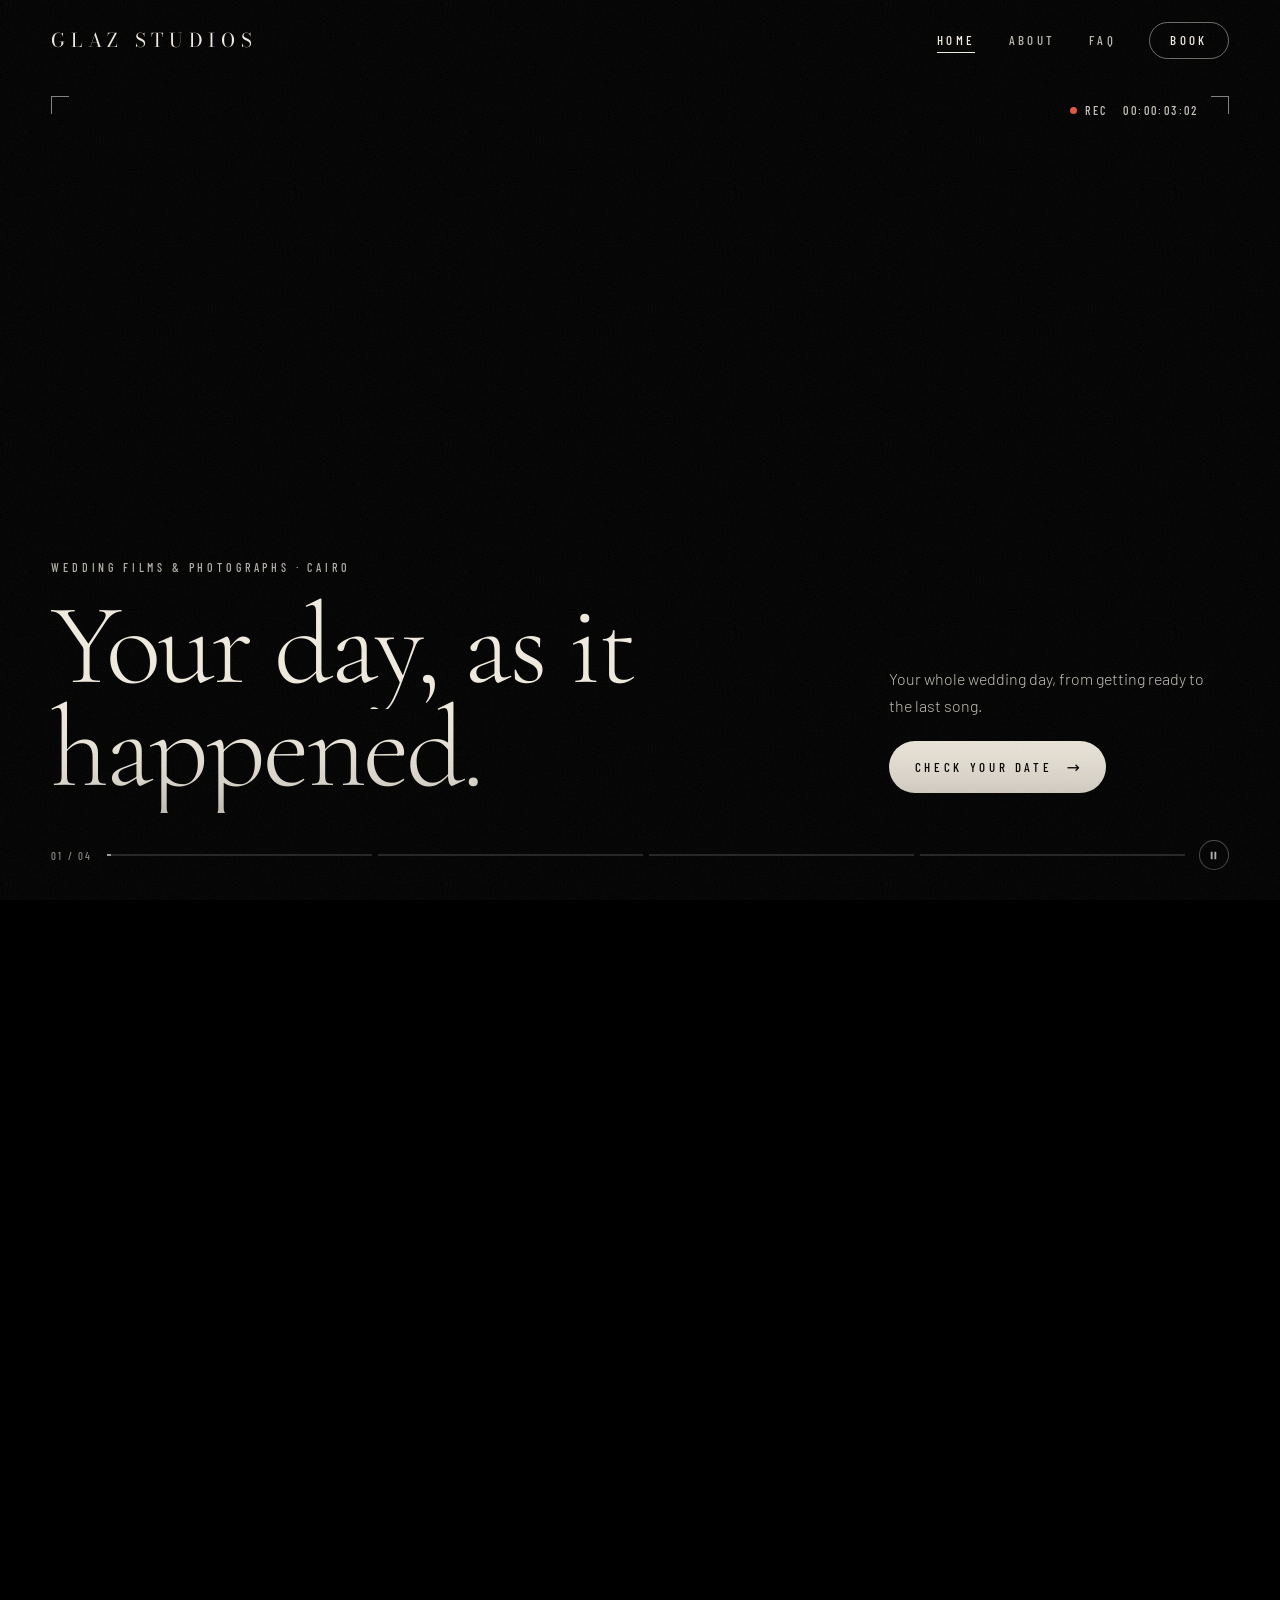
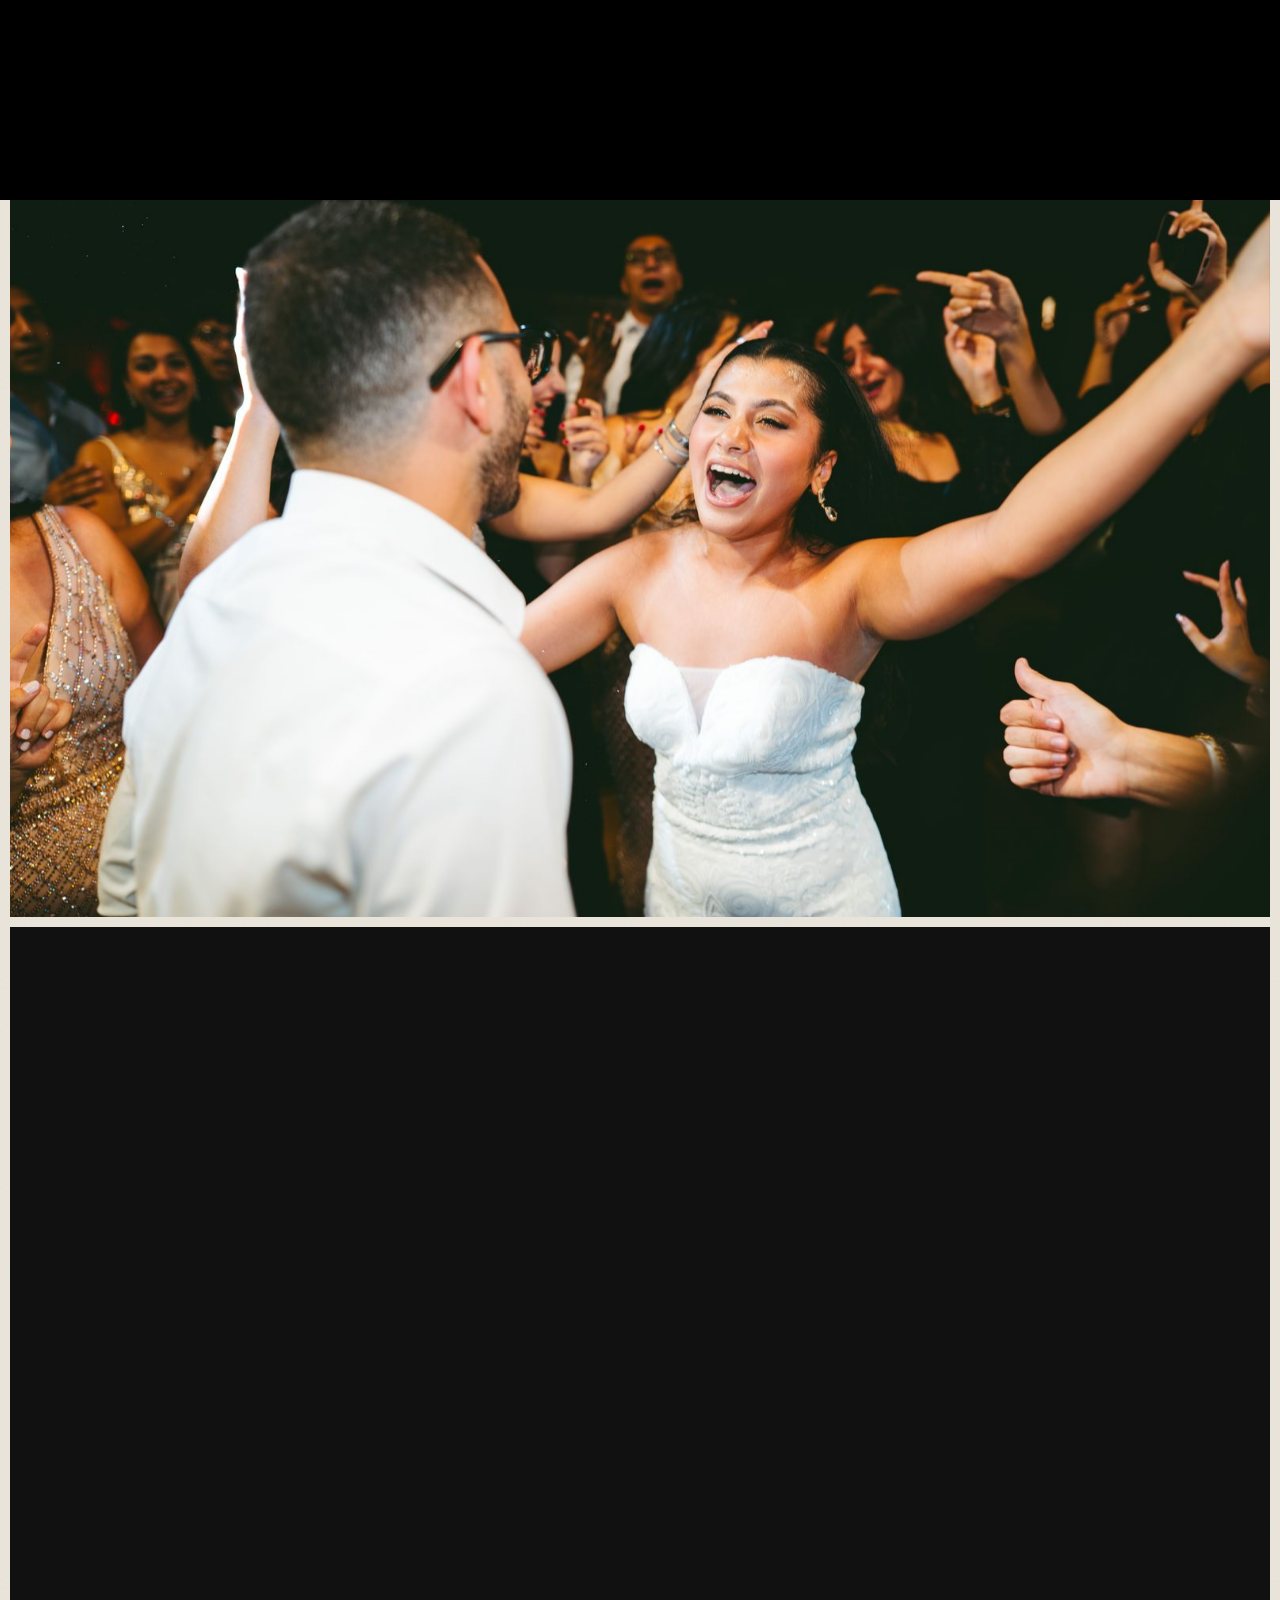
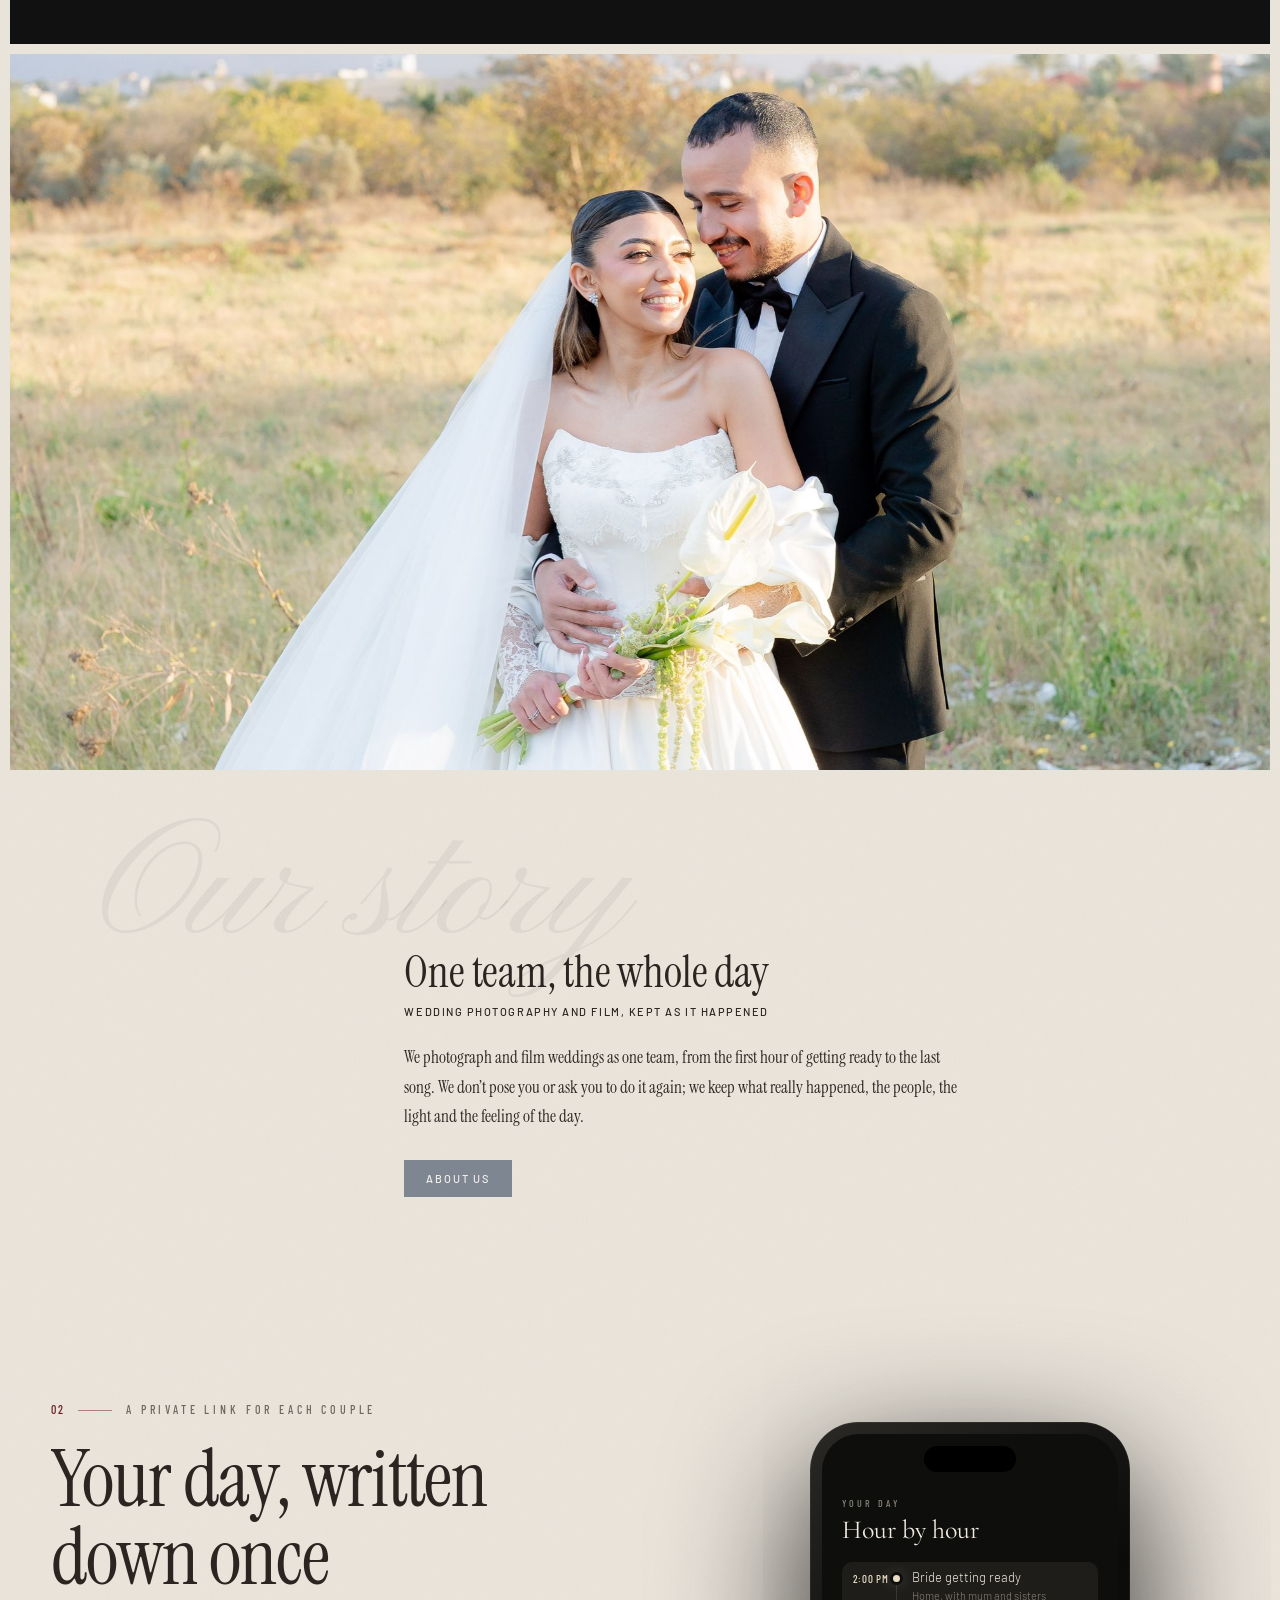
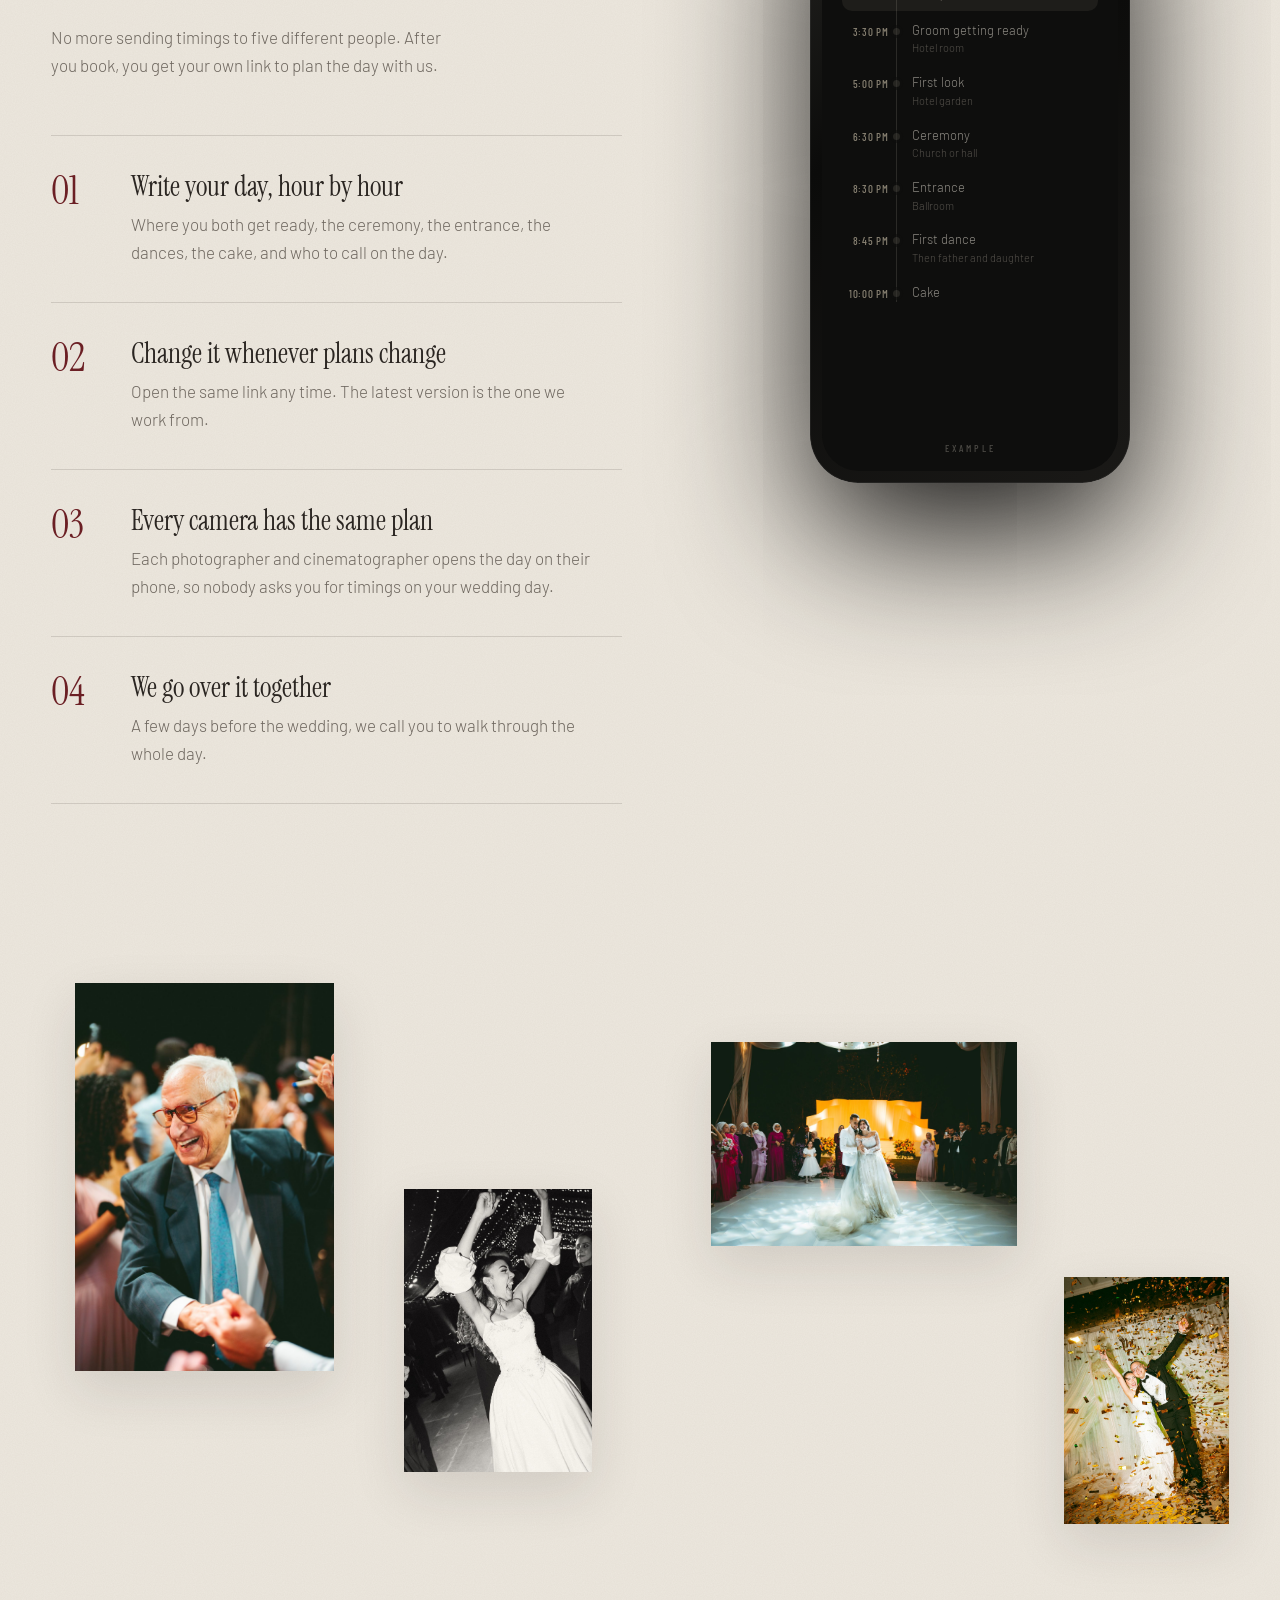
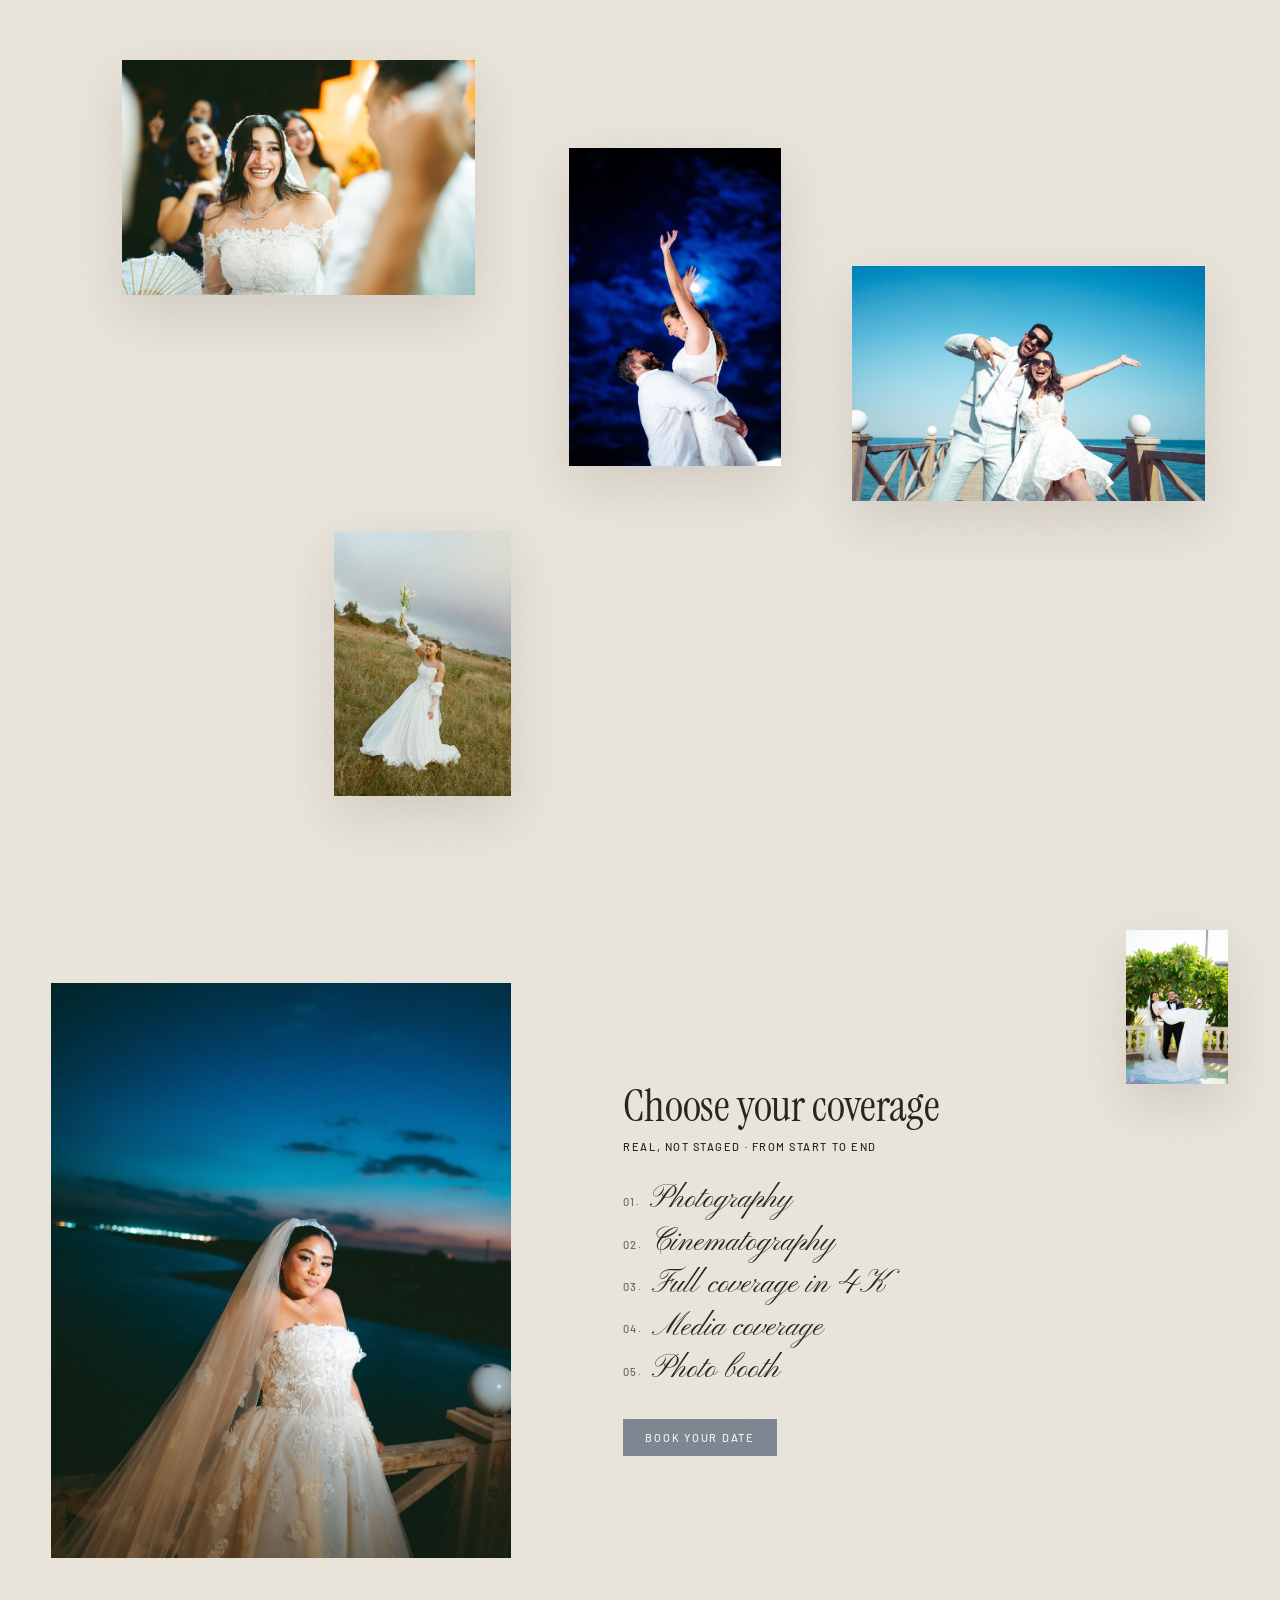
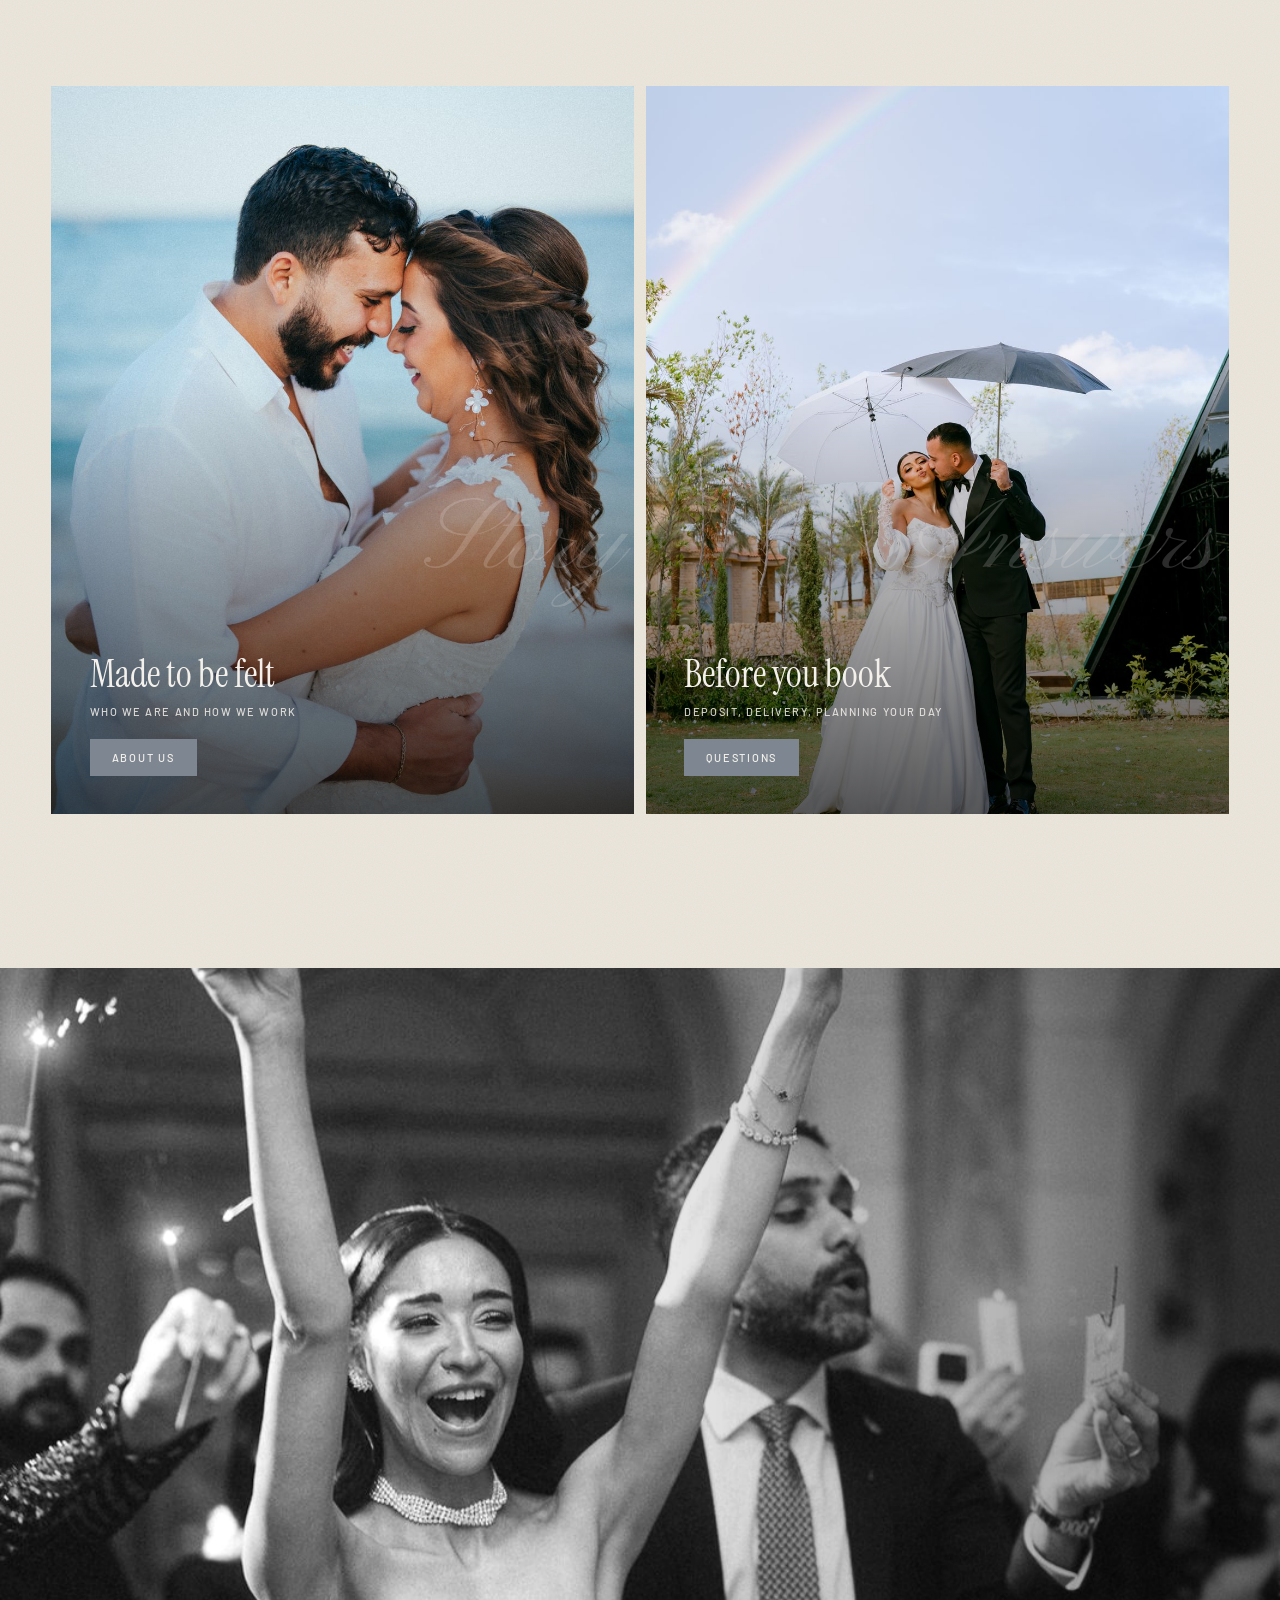
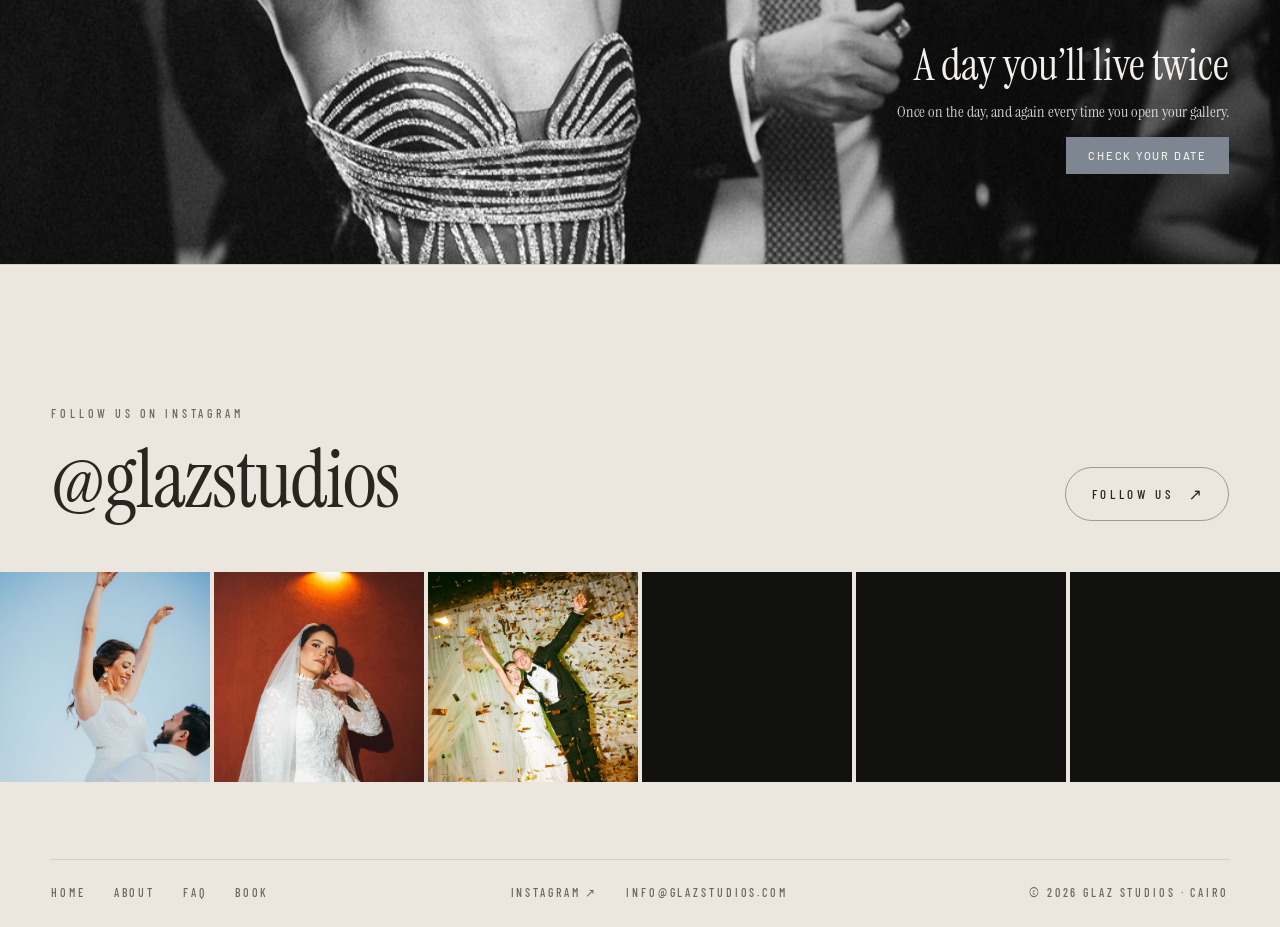
<file: index.html>
<!doctype html>
<html lang="en">
<head>
<meta charset="utf-8">
<meta name="viewport" content="width=device-width, initial-scale=1, viewport-fit=cover">
<title>Glaz Studios — Wedding films and photographs</title>
<meta name="description" content="Glaz Studios: wedding cinematography and photography in Cairo. One team covers your whole day, from getting ready to the last song, the way it really happened.">
<meta name="theme-color" content="#000000">
<meta property="og:title" content="Glaz Studios — Wedding films and photographs">
<meta property="og:description" content="Your whole wedding day, from getting ready to the last song, kept the way it really happened.">
<meta property="og:image" content="media/site/hero-2.jpg">
<link rel="icon" href="favicon.ico" sizes="48x48">
<link rel="icon" type="image/png" sizes="32x32" href="favicon-32.png">
<link rel="apple-touch-icon" href="apple-touch-icon.png">
<link rel="preconnect" href="https://fonts.googleapis.com"><link rel="preconnect" href="https://fonts.gstatic.com" crossorigin>
<link rel="stylesheet" href="https://fonts.googleapis.com/css2?family=Bodoni+Moda:opsz,wght@6..96,400&family=Cormorant+Garamond:ital,wght@0,300;0,400;1,300;1,400&family=Barlow+Condensed:wght@400;500&family=Barlow:wght@300;400&family=Instrument+Serif:ital@0;1&family=Pinyon+Script&display=swap">
<script>
(function () {
  var d = document.documentElement; d.classList.add('js');
  try {
    if (sessionStorage.getItem('glaz-go')) { d.classList.add('arrive'); sessionStorage.removeItem('glaz-go'); sessionStorage.setItem('glaz-intro', '1'); }
    var calm = matchMedia('(prefers-reduced-motion: reduce)').matches;
    if (!calm && !/[?&]preview=1/.test(location.search) && !sessionStorage.getItem('glaz-intro')) { d.classList.add('intro'); sessionStorage.setItem('glaz-intro', '1'); }
  } catch (e) {}
})();
</script>
<link rel="stylesheet" href="glaz.css">
<style>
:root {
  color-scheme: dark;
  --bg: #000; --panel: #111110; --text: #D8D2C7; --bright: #F1EBDF; --muted: #8A847B; --warm: #E8DCC2; --line: rgba(216,210,199,.14);
  --title: 'Cormorant Garamond', Georgia, serif; --cond: 'Barlow Condensed', 'Arial Narrow', sans-serif; --sans: 'Barlow', system-ui, sans-serif; --mark: 'Bodoni Moda', Didot, 'Bodoni 72', serif;
  --gut: clamp(18px, 4vw, 64px); --ease: cubic-bezier(.16, 1, .3, 1); --wipe: cubic-bezier(.77, 0, .18, 1); --sec: clamp(96px, 14vw, 200px);
}
* { box-sizing: border-box; }
html { background: var(--bg); -webkit-text-size-adjust: 100%; scroll-behavior: smooth; overflow-x: clip; }
body { margin: 0; background: var(--bg); color: var(--text); font: 300 17px/1.65 var(--sans); overflow-x: clip; -webkit-font-smoothing: antialiased; }
img, video { display: block; max-width: 100%; }
a { color: inherit; } h1, h2, h3, h4 { font-weight: 400; margin: 0; } p, ol, ul { margin: 0; }
button { font: inherit; color: inherit; }
:focus-visible { outline: 1px solid var(--warm); outline-offset: 4px; }
.skip { position: absolute; left: 12px; top: -60px; z-index: 200; background: var(--warm); color: #000; padding: 10px 14px; }
.skip:focus { top: 12px; }
.intro body { overflow: hidden; }
.grain { position: fixed; inset: -50%; z-index: 90; pointer-events: none; opacity: .07; background: url("data:image/svg+xml,%3Csvg xmlns='http://www.w3.org/2000/svg' width='220' height='220'%3E%3Cfilter id='n'%3E%3CfeTurbulence type='fractalNoise' baseFrequency='.85' numOctaves='2' stitchTiles='stitch'/%3E%3C/filter%3E%3Crect width='100%25' height='100%25' filter='url(%23n)'/%3E%3C/svg%3E"); animation: grain 1s steps(4) infinite; }
@keyframes grain { 0% { transform: translate(0, 0); } 25% { transform: translate(-3%, 2%); } 50% { transform: translate(2%, -3%); } 75% { transform: translate(-2%, -1%); } }

.kick { display: flex; align-items: center; gap: 14px; font: 500 12px/1.3 var(--cond); letter-spacing: .32em; text-transform: uppercase; color: var(--muted); }
.kick .ch { color: var(--warm); letter-spacing: .12em; }
.kick .ch::after { content: ''; display: inline-block; width: 34px; height: 1px; background: currentColor; opacity: .5; vertical-align: middle; margin-left: 14px; }
.h2 { font: 300 clamp(42px, 6.2vw, 96px)/.98 var(--title); letter-spacing: -.015em; color: var(--bright); margin-top: 24px; }
.lede { color: var(--muted); max-width: 40ch; }
.wrap { padding: 0 var(--gut); max-width: 1560px; margin: 0 auto; }
.js [data-reveal] { opacity: 0; transform: translateY(34px); transition: opacity 1.1s var(--ease), transform 1.3s var(--ease); transition-delay: var(--d, 0s); }
.js [data-reveal].in { opacity: 1; transform: none; }
.split .w { display: inline-block; overflow: hidden; vertical-align: top; padding-bottom: .1em; margin-bottom: -.1em; }
.split .w > span { display: inline-block; }
.js .split .w > span { transform: translateY(108%); transition: transform 1.15s var(--ease); transition-delay: calc(var(--i) * 45ms + var(--d, 0s)); }
.js .split.in .w > span { transform: none; }
.cta { display: inline-flex; align-items: center; gap: 14px; text-decoration: none; font: 500 13px/1 var(--cond); letter-spacing: .28em; color: #000; background: var(--bright); padding: 18px 26px; border-radius: 999px; transition: background .35s, gap .35s var(--ease); white-space: nowrap; }
.cta::after { content: '→'; font: 400 16px/1 var(--sans); letter-spacing: 0; }
.cta:hover { background: var(--warm); gap: 22px; }

/* ---------- Intro and page curtain ---------- */
#intro { display: none; }
.intro #intro { display: grid; position: fixed; inset: 0; z-index: 120; background: #000; place-content: center; justify-items: center; gap: 26px; animation: gone 0s 5s forwards; }
#intro img { width: 64px; height: auto; opacity: 0; transform: scale(.92); filter: blur(10px); transition: opacity 1.2s var(--ease), transform 1.6s var(--ease), filter 1.2s var(--ease); }
#intro .wm { font: 400 14px/1 var(--mark); letter-spacing: 1em; margin-right: -1em; color: var(--bright); opacity: 0; transition: letter-spacing 1.8s var(--ease) .25s, margin 1.8s var(--ease) .25s, opacity 1.2s ease .25s; }
#intro .ln { width: 140px; height: 1px; background: rgba(255,255,255,.12); position: relative; overflow: hidden; }
#intro .ln::after { content: ''; position: absolute; inset: 0; background: var(--warm); transform: scaleX(0); transform-origin: left; transition: transform 1.5s cubic-bezier(.65, 0, .35, 1) .3s; }
.i1 #intro img { opacity: 1; transform: none; filter: none; }
.i1 #intro .wm { opacity: 1; letter-spacing: .46em; margin-right: -.46em; }
.i1 #intro .ln::after { transform: scaleX(1); }
.i2 #intro { transform: translateY(-100%); transition: transform 1.05s var(--wipe); }
@keyframes gone { to { visibility: hidden; } }
#curtain { position: fixed; inset: 0; z-index: 130; background: #000; display: grid; place-items: center; pointer-events: none; transform: translateY(100%); }
#curtain img { width: 44px; opacity: 0; transition: opacity .4s ease .2s; }
.leaving #curtain { transform: none; transition: transform .7s var(--wipe); pointer-events: auto; }
.leaving #curtain img { opacity: 1; }
.arrive #curtain { transform: none; } .arrive #curtain img { opacity: 1; transition: none; }
.arrived #curtain { transform: translateY(-100%); transition: transform 1s var(--wipe) .1s; }
.arrived #curtain img { opacity: 0; transition: opacity .3s; }

/* ---------- Top bar and menu ---------- */
.nav { position: fixed; top: 0; left: 0; right: 0; z-index: 60; display: flex; align-items: center; justify-content: space-between; gap: 20px; padding: calc(22px + env(safe-area-inset-top)) var(--gut) 22px; transition: transform .6s var(--ease), background .4s, padding .4s, border-color .4s, opacity 1s ease .2s; border-bottom: 1px solid transparent; }
.nav.solid { background: rgba(0,0,0,.72); -webkit-backdrop-filter: blur(16px); backdrop-filter: blur(16px); padding-top: calc(14px + env(safe-area-inset-top)); padding-bottom: 14px; border-color: var(--line); }
.nav.hide { transform: translateY(-101%); }
.js .nav { opacity: 0; } .ready .nav { opacity: 1; }
.logo { font: 400 19px/1 var(--mark); letter-spacing: .3em; margin-right: -.3em; text-decoration: none; color: var(--bright); white-space: nowrap; position: relative; z-index: 2; }
.links { display: flex; align-items: center; gap: clamp(20px, 2.6vw, 40px); }
.links a { font: 500 13px/1 var(--cond); letter-spacing: .26em; text-decoration: none; color: rgba(241,235,223,.78); position: relative; padding: 6px 0; transition: color .3s; }
.links a::after { content: ''; position: absolute; left: 0; right: 0; bottom: 0; height: 1px; background: currentColor; transform: scaleX(0); transform-origin: right; transition: transform .5s var(--ease); }
.links a:hover { color: var(--bright); } .links a:hover::after { transform: scaleX(1); transform-origin: left; }
.links a.book { border: 1px solid rgba(241,235,223,.45); padding: 11px 20px; border-radius: 999px; color: var(--bright); transition: background .35s, color .35s; }
.links a.book::after { display: none; } .links a.book:hover { background: var(--bright); color: #000; }
.menu { display: none; position: relative; z-index: 2; background: none; border: 0; padding: 10px 0; cursor: pointer; align-items: center; gap: 12px; font: 500 12px/1 var(--cond); letter-spacing: .28em; color: var(--bright); }
.menu i { width: 26px; height: 10px; position: relative; display: inline-block; }
.menu i::before, .menu i::after { content: ''; position: absolute; left: 0; right: 0; height: 1px; background: currentColor; transition: transform .5s var(--ease), top .5s var(--ease); }
.menu i::before { top: 1px; } .menu i::after { top: 8px; }
.open .menu i::before { top: 5px; transform: rotate(45deg); } .open .menu i::after { top: 5px; transform: rotate(-45deg); }
.sheet { display: none; }

/* ---------- Hero: films and photos, one after the other ---------- */
.hero { position: sticky; top: 0; z-index: 0; height: 100svh; min-height: 540px; overflow: hidden; background: #000; }
.slides { position: absolute; inset: 0; transform: scale(1.12); transition: transform 2.6s var(--ease); touch-action: pan-y; }
.ready .slides { transform: none; }
.slide { position: absolute; inset: 0; overflow: hidden; background: #000; clip-path: inset(0 0 0 100%); }
.slide.on { clip-path: inset(0 0 0 0); z-index: 2; transition: clip-path 1.35s var(--wipe); }
.slide.was { clip-path: inset(0 0 0 0); z-index: 1; }
.slide .media { position: absolute; inset: 0; transform: scale(1.2); }
.slide.on .media { transform: scale(1.02); transition: transform 8s cubic-bezier(.2, .6, .2, 1); }
.slide.was .media { transform: scale(1.02) translateX(-6%); transition: transform 1.35s var(--wipe); }
.slide.no-t, .slide.no-t .media { transition: none !important; }
.slide img, .slide video { width: 100%; height: 100%; object-fit: cover; object-position: 50% 38%; }
.hero .shade { position: absolute; inset: 0; z-index: 3; pointer-events: none; background: linear-gradient(180deg, rgba(0,0,0,.6) 0%, rgba(0,0,0,0) 24%, rgba(0,0,0,0) 42%, rgba(0,0,0,.84) 100%); }
.tick { position: absolute; z-index: 4; width: 18px; height: 18px; border: 0 solid rgba(255,255,255,.5); pointer-events: none; }
.tick.a { left: var(--gut); top: 96px; border-width: 1px 0 0 1px; } .tick.b { right: var(--gut); top: 96px; border-width: 1px 1px 0 0; }
.meta { position: absolute; z-index: 4; right: calc(var(--gut) + 30px); top: 104px; display: flex; align-items: center; gap: 16px; font: 500 12px/1 var(--cond); letter-spacing: .2em; color: rgba(241,235,223,.85); }
.rec { display: inline-flex; align-items: center; gap: 8px; }
.rec::before { content: ''; width: 7px; height: 7px; border-radius: 50%; background: #E0563F; animation: blink 1.6s steps(1) infinite; }
@keyframes blink { 50% { opacity: .15; } }
.tc { font-variant-numeric: tabular-nums; }
.copy { position: absolute; z-index: 4; left: var(--gut); right: var(--gut); bottom: clamp(70px, 11vh, 120px); display: grid; grid-template-columns: minmax(0, 1fr) auto; align-items: end; gap: 18px 40px; }
.copy .kick { grid-column: 1 / -1; color: rgba(241,235,223,.75); }
.hero h1 { font: 300 clamp(58px, 9vw, 158px)/.9 var(--title); letter-spacing: -.025em; color: var(--bright); max-width: 11ch; }
.lower { display: grid; gap: 22px; justify-items: start; max-width: 340px; padding-bottom: 8px; }
.lower p { color: rgba(241,235,223,.82); font-size: 16px; }
.js .hero .fade { opacity: 0; transform: translateY(14px); transition: opacity 1.2s ease, transform 1.4s var(--ease); transition-delay: var(--d, .8s); }
.ready .hero .fade { opacity: 1; transform: none; }
.ready .hero .split .w > span { transform: none; }
.bars { position: absolute; z-index: 4; left: var(--gut); right: var(--gut); bottom: 30px; display: flex; align-items: center; gap: 14px; font: 500 11px/1 var(--cond); letter-spacing: .2em; color: rgba(241,235,223,.8); }
.bars .segs { flex: 1; display: flex; gap: 6px; }
.bars .seg { all: unset; flex: 1; height: 14px; cursor: pointer; position: relative; }
.bars .seg::before, .bars .seg i { content: ''; position: absolute; left: 0; right: 0; top: 6px; height: 2px; background: rgba(255,255,255,.22); }
.bars .seg i { right: auto; width: 0; background: var(--bright); }
.bars .seg.done i { width: 100%; }
.pause { width: 30px; height: 30px; border-radius: 50%; border: 1px solid rgba(255,255,255,.4); background: rgba(0,0,0,.25); color: #fff; cursor: pointer; display: grid; place-items: center; padding: 0; flex: none; }
.pause svg { width: 11px; height: 11px; fill: currentColor; } .pause .i-play { display: none; }
.pause[aria-pressed="true"] .i-play { display: block; } .pause[aria-pressed="true"] .i-pause { display: none; }

main { position: relative; z-index: 2; background: var(--bg); box-shadow: 0 -60px 120px rgba(0,0,0,.9); }

/* ---------- 02 Your day ---------- */
.plan { padding: var(--sec) 0; border-top: 1px solid var(--line); }
.plan .wrap { display: grid; grid-template-columns: 1.05fr .95fr; grid-template-areas: "head phone" "steps phone"; gap: 0 clamp(40px, 7vw, 120px); align-items: start; }
.plan .head { grid-area: head; } .plan .head .lede { margin-top: 26px; }
.plan .phone-wrap { grid-area: phone; position: sticky; top: 13vh; display: grid; place-items: center; padding: 20px 0; }
.steps { grid-area: steps; list-style: none; padding: 0; margin-top: 56px; counter-reset: s; }
.steps li { counter-increment: s; display: grid; grid-template-columns: 70px minmax(0, 1fr); gap: 6px 10px; padding: 34px 0 36px; border-top: 1px solid var(--line); transition: opacity .6s ease; }
.steps li:last-child { border-bottom: 1px solid var(--line); }
.steps li::before { content: counter(s, decimal-leading-zero); grid-row: span 2; font: 300 40px/1 var(--title); color: var(--warm); }
.steps h3 { font: 400 clamp(24px, 2.2vw, 30px)/1.2 var(--title); color: var(--bright); }
.steps p { color: var(--muted); max-width: 46ch; }
@media (min-width: 761px) { .steps.live li { opacity: .32; } .steps.live li.act { opacity: 1; } }
.phone { width: min(320px, 78vw); aspect-ratio: 9 / 18.6; border-radius: 48px; padding: 12px; background: linear-gradient(145deg, #2a2926, #0b0b0a 40%, #1a1917); box-shadow: 0 50px 140px rgba(0,0,0,.9), 0 0 0 1px rgba(255,255,255,.08), inset 0 0 0 1px rgba(255,255,255,.06); position: relative; }
.phone::before { content: ''; position: absolute; top: 24px; left: 50%; width: 92px; height: 26px; margin-left: -46px; border-radius: 20px; background: #000; z-index: 2; }
.scr { height: 100%; border-radius: 37px; background: #0E0E0D; padding: 64px 20px 18px; overflow: hidden; position: relative; display: flex; flex-direction: column; }
.scr .k { font: 500 10px/1 var(--cond); letter-spacing: .3em; color: var(--muted); }
.scr h4 { font: 400 26px/1.1 var(--title); color: var(--bright); margin: 8px 0 18px; }
.tl { position: relative; display: grid; gap: 4px; }
.tl::before { content: ''; position: absolute; left: 54px; top: 10px; bottom: 10px; width: 1px; background: var(--line); }
.tl .r { display: grid; grid-template-columns: 46px 1fr; gap: 16px; align-items: start; padding: 7px 8px 7px 0; border-radius: 10px; position: relative; transition: background .5s, opacity .6s, transform .8s var(--ease); }
.js .tl .r { opacity: 0; transform: translateY(10px); }
.tl.go .r { opacity: .55; transform: none; transition-delay: calc(var(--i) * 90ms); }
.tl.go .r.now { opacity: 1; background: rgba(232,220,194,.07); transition-delay: 0s; }
.tl .r::after { content: ''; position: absolute; left: 51px; top: 13px; width: 7px; height: 7px; border-radius: 50%; background: #3a3833; box-shadow: 0 0 0 3px #0E0E0D; transition: background .4s, box-shadow .4s; }
.tl .r.now::after { background: var(--warm); box-shadow: 0 0 0 3px #0E0E0D, 0 0 14px rgba(232,220,194,.6); }
.tl b { font: 500 11px/1.9 var(--cond); letter-spacing: .06em; color: var(--warm); text-align: right; white-space: nowrap; }
.tl span { font-size: 13px; line-height: 1.35; color: var(--bright); padding-left: 8px; }
.tl small { display: block; color: var(--muted); font-size: 11px; margin-top: 2px; }
.scr .ex { margin-top: auto; text-align: center; font: 500 10px/1 var(--cond); letter-spacing: .3em; color: #4c4a45; padding-top: 12px; }

/* ---------- Paper (everything under the hero) ---------- */
:root { --paper: #ECE7DE; --ink: #2A2521; --soft: #6E675F; --wine: #6B1F24; --btn: #7E8791; --disp: 'Instrument Serif', 'Cormorant Garamond', Georgia, serif; --script: 'Pinyon Script', 'Snell Roundhand', cursive; }
main { background: var(--paper); box-shadow: 0 -60px 120px rgba(0,0,0,.6); }
.paper { background: var(--paper); color: var(--ink); position: relative; }
.paper::before { content: ''; position: absolute; inset: 0; pointer-events: none; opacity: .5; mix-blend-mode: multiply; background: url("data:image/svg+xml,%3Csvg xmlns='http://www.w3.org/2000/svg' width='300' height='300'%3E%3Cfilter id='n'%3E%3CfeTurbulence type='fractalNoise' baseFrequency='.9' numOctaves='3' stitchTiles='stitch'/%3E%3CfeColorMatrix values='0 0 0 0 .5 0 0 0 0 .45 0 0 0 0 .4 0 0 0 .18 0'/%3E%3C/filter%3E%3Crect width='100%25' height='100%25' filter='url(%23n)'/%3E%3C/svg%3E"); }
.paper > * { position: relative; }
.lbl { font: 500 11px/1.6 var(--sans); letter-spacing: .14em; text-transform: uppercase; color: var(--ink); }
.lbl span { display: block; }
.wm { position: absolute; font: 400 clamp(90px, 13vw, 220px)/1 var(--script); color: rgba(42,37,33,.06); white-space: nowrap; pointer-events: none; user-select: none; }
.btn2 { display: inline-block; text-decoration: none; background: var(--btn); color: #F4F1EC; font: 500 11px/1 var(--sans); letter-spacing: .16em; text-transform: uppercase; padding: 13px 22px; transition: background .3s; }
.btn2:hover { background: var(--ink); }
.disp { font: 400 clamp(34px, 3.4vw, 54px)/1.05 var(--disp); letter-spacing: -.005em; color: var(--ink); }
.sub { font: 500 11px/1.6 var(--sans); letter-spacing: .14em; text-transform: uppercase; color: var(--ink); margin-top: 8px; }
.nav.solid { background: rgba(236,231,222,.9); border-color: rgba(42,37,33,.12); }
.nav.solid .logo, .nav.solid .links a, .nav.solid .menu { color: var(--ink); }
.nav.solid .links a.book { border-color: rgba(42,37,33,.4); color: var(--ink); }
.nav.solid .links a.book:hover { background: var(--ink); color: var(--paper); }
.nav.open .logo, .nav.open .menu { color: var(--bright); }
.float { position: absolute; margin: 0; overflow: hidden; box-shadow: 0 20px 50px rgba(42,37,33,.12); will-change: transform; }
.float img { width: 100%; height: auto; display: block; }
/* statement */
.d-intro { min-height: 100svh; padding: 110px var(--gut) 60px; display: grid; place-items: center; overflow: hidden; }
.d-intro .lbl { position: absolute; left: var(--gut); top: 110px; max-width: 34ch; }
.d-title { text-align: center; color: var(--wine); position: relative; }
.d-title .l1 { font: 400 clamp(54px, 7.4vw, 124px)/.9 var(--disp); letter-spacing: -.01em; display: block; }
.d-title .l1 i { font-style: italic; }
.d-title .l2 { font: 400 clamp(84px, 12vw, 200px)/.84 var(--disp); letter-spacing: -.02em; display: block; }
.d-intro .wm.g1 { left: 8%; top: 32%; } .d-intro .wm.g2 { right: 6%; bottom: 20%; }
.d-intro .float, .d-cov .float { left: var(--x); top: var(--y); width: var(--w); }
/* frames */
.strip { display: grid; gap: 10px; padding: 0 10px; }
.strip figure { margin: 0; height: min(56vw, 92vh); overflow: hidden; position: relative; background: #111; }
.strip figure img, .strip figure video { position: absolute; left: 0; width: 100%; height: 118%; top: -9%; object-fit: cover; will-change: transform; }
/* about */
.d-about { padding: clamp(110px, 14vw, 200px) var(--gut) clamp(60px, 8vw, 110px); overflow: hidden; }
.d-about .box { max-width: 560px; margin: 0 auto 0 30%; }
.d-about .wm { left: 8%; top: 40px; }
.d-about p.t { font: 400 17px/1.75 var(--disp); color: var(--ink); margin: 22px 0 28px; }
/* hour by hour, on paper */
.paper .plan { border-top: 0; padding-top: clamp(60px, 8vw, 110px); }
.paper .plan .kick { color: var(--soft); } .paper .plan .kick .ch { color: var(--wine); }
.paper .plan .h2 { color: var(--ink); font-family: var(--disp); font-weight: 400; }
.paper .plan .lede, .paper .steps p { color: var(--soft); }
.paper .steps li { border-color: rgba(42,37,33,.14); }
.paper .steps li::before { color: var(--wine); font-family: var(--disp); }
.paper .steps h3 { color: var(--ink); font-family: var(--disp); }
/* collage */
.collage { height: clamp(900px, 115vw, 1500px); margin: 0 var(--gut); position: relative; }
.collage figure { left: var(--x); top: var(--y); width: var(--w); }
/* coverage */
.d-cov { padding: clamp(80px, 10vw, 150px) var(--gut); display: grid; grid-template-columns: minmax(0, .9fr) minmax(0, 1.1fr); gap: clamp(30px, 6vw, 100px); align-items: center; overflow: hidden; }
.d-cov .pic { margin: 0; aspect-ratio: 4 / 5; overflow: hidden; max-width: 460px; }
.d-cov .pic img { width: 100%; height: 100%; object-fit: cover; }
.d-cov ol { list-style: none; padding: 0; margin: 26px 0 30px; display: grid; gap: 4px; counter-reset: c; }
.d-cov li { counter-increment: c; font: 400 clamp(26px, 2.4vw, 36px)/1.25 var(--script); color: var(--ink); }
.d-cov li::before { content: counter(c, decimal-leading-zero) '.'; font: 500 11px/1 var(--sans); letter-spacing: .1em; color: var(--soft); margin-right: 10px; vertical-align: middle; }
/* doors */
.doors { display: grid; grid-template-columns: 1fr 1fr; gap: 12px; padding: 0 var(--gut) clamp(90px, 12vw, 170px); }
.door { position: relative; aspect-ratio: 4 / 5; overflow: hidden; display: block; text-decoration: none; color: #F4F1EC; }
.door img { width: 100%; height: 100%; object-fit: cover; transition: transform 1.6s var(--ease); }
.door:hover img { transform: scale(1.05); }
.door::after { content: ''; position: absolute; inset: 0; background: linear-gradient(180deg, transparent 40%, rgba(0,0,0,.65)); }
.door div { position: absolute; z-index: 1; left: clamp(18px, 3vw, 40px); right: 18px; bottom: clamp(20px, 3vw, 40px); }
.door h3 { font: 400 clamp(32px, 3vw, 48px)/1 var(--disp); }
.door .sub { color: rgba(244,241,236,.85); margin: 10px 0 18px; }
.door .wm { color: rgba(244,241,236,.18); font-size: clamp(70px, 8vw, 140px); right: 10px; bottom: 30%; z-index: 1; }
/* closing image */
.d-end { position: relative; height: min(100svh, 70vw); min-height: 520px; overflow: hidden; color: #F4F1EC; }
.d-end img { position: absolute; left: 0; width: 100%; height: 120%; top: -10%; object-fit: cover; filter: grayscale(1) contrast(1.05); will-change: transform; }
.d-end::after { content: ''; position: absolute; inset: 0; background: linear-gradient(90deg, transparent 40%, rgba(0,0,0,.45)); }
.d-end .txt { position: absolute; z-index: 1; right: var(--gut); bottom: clamp(40px, 8vw, 90px); max-width: 340px; text-align: right; display: grid; justify-items: end; gap: 12px; }
.d-end h2 { font: 400 clamp(34px, 3.4vw, 54px)/1 var(--disp); }
.d-end p { font: 400 16px/1.6 var(--disp); color: rgba(244,241,236,.85); }
/* Instagram + footer on paper */
.paper-ig .ig { background: var(--paper); border-color: rgba(42,37,33,.12); }
.paper-ig .ig .kick { color: var(--soft); }
.paper-ig .ig-head h2 { color: var(--ink); font: 400 clamp(44px, 6.4vw, 104px)/1 var(--disp); }
.paper-ig .ig .cta.ghost { color: var(--ink); border-color: rgba(42,37,33,.4); }
.paper-ig .ig .cta.ghost:hover { background: var(--ink); color: var(--paper); }
.paper-ig .foot { background: var(--paper); padding-top: 0; }
.paper-ig .fl { color: var(--soft); border-color: rgba(42,37,33,.12); margin-top: 0; }
.paper-ig .fl a:hover { color: var(--ink); }
@media (max-width: 760px) {
  .d-intro { min-height: 86svh; padding-top: 90px; }
  .d-intro .float, .d-cov .float { left: var(--mx); top: var(--my); width: var(--mw); }
  .d-intro .lbl { top: 96px; max-width: 22ch; }
  .d-title { margin-top: 90px; }
  .d-title .l1 { font-size: 15vw; } .d-title .l2 { font-size: 24vw; }
  .strip { gap: 6px; padding: 0 6px; } .strip figure { height: 64vw; }
  .d-about .box { margin: 0; }
  .collage { height: 262vw; margin: 0 10px; }
  .collage figure { left: var(--mx); top: var(--my); width: var(--mw); }
  .collage figure:nth-child(8) { display: none; }
  .d-cov { grid-template-columns: 1fr; } .d-cov .pic { max-width: 78%; }
  .doors { grid-template-columns: 1fr; gap: 10px; }
  .d-end .txt { left: var(--gut); max-width: none; }
}

@media (max-width: 760px) {
  body { font-size: 16px; }
  .logo { font-size: 16px; letter-spacing: .26em; }
  .links { display: none; }
  .menu { display: inline-flex; }
  /* full-screen menu */
  .sheet { display: flex; position: fixed; inset: 0; z-index: 1; flex-direction: column; padding: calc(110px + env(safe-area-inset-top)) var(--gut) calc(30px + env(safe-area-inset-bottom)); background: #000; clip-path: inset(0 0 100% 0); transition: clip-path .8s var(--wipe); visibility: hidden; }
  .sheet .bgp { position: absolute; inset: 0; background-size: cover; background-position: 50% 30%; opacity: .2; transform: scale(1.15); transition: transform 2.4s var(--ease); }
  .sheet::after { content: ''; position: absolute; inset: 0; background: linear-gradient(180deg, #000 0%, rgba(0,0,0,.5) 40%, #000 100%); }
  .sheet > *:not(.bgp) { position: relative; z-index: 1; }
  .open .sheet { clip-path: inset(0 0 0 0); visibility: visible; }
  .open .sheet .bgp { transform: none; }
  .sheet ol { list-style: none; padding: 0; display: grid; }
  .sheet li { border-bottom: 1px solid var(--line); overflow: hidden; }
  .sheet li a { display: flex; align-items: baseline; gap: 18px; padding: 16px 0 14px; text-decoration: none; color: var(--bright); font: 300 50px/1 var(--title); transform: translateY(110%); transition: transform .9s var(--ease); }
  .sheet li a small { font: 500 11px/1 var(--cond); letter-spacing: .2em; color: var(--warm); }
  .sheet li a em { margin-left: auto; font: 400 20px/1 var(--sans); font-style: normal; color: var(--muted); }
  .open .sheet li a { transform: none; }
  .open .sheet li:nth-child(1) a { transition-delay: .25s; } .open .sheet li:nth-child(2) a { transition-delay: .32s; } .open .sheet li:nth-child(3) a { transition-delay: .39s; } .open .sheet li:nth-child(4) a { transition-delay: .46s; }
  .sheet .cta { margin-top: auto; justify-content: center; opacity: 0; transform: translateY(16px); transition: opacity .6s ease .5s, transform .8s var(--ease) .5s; }
  .sheet .sm { display: flex; justify-content: space-between; margin-top: 22px; font: 500 11px/1.4 var(--cond); letter-spacing: .22em; color: var(--muted); opacity: 0; transition: opacity .6s ease .6s; }
  .sheet .sm a { text-decoration: none; }
  .open .sheet .cta, .open .sheet .sm { opacity: 1; transform: none; }
  .nav.open { transform: none; background: transparent; border-color: transparent; -webkit-backdrop-filter: none; backdrop-filter: none; }

  /* hero: films stay wide and whole, photos fill the screen */
  .slide.v:not(.tall) .media { inset: auto 0; top: calc(19svh + env(safe-area-inset-top)); height: 56.25vw; }
  .slide.v:not(.tall) .media video { object-position: 50% 50%; }
  .hero .shade { background: linear-gradient(180deg, rgba(0,0,0,.55) 0%, rgba(0,0,0,0) 20%, rgba(0,0,0,0) 46%, rgba(0,0,0,.9) 78%); }
  .tick, .meta { display: none; }
  .copy { grid-template-columns: 1fr; bottom: calc(26px + env(safe-area-inset-bottom)); gap: 16px; }
  .copy .kick { font-size: 11px; letter-spacing: .24em; }
  .hero h1 { font-size: clamp(48px, 14.4vw, 74px); }
  .lower { max-width: none; gap: 20px; padding: 0; }
  .lower .cta { width: 100%; justify-content: center; }
  .bars { top: calc(72px + env(safe-area-inset-top)); bottom: auto; }
  .bars .cnt { display: none; }

  .plan .wrap { grid-template-columns: minmax(0, 1fr); grid-template-areas: "head" "phone" "steps"; }
  .plan .phone-wrap { position: relative; top: 0; margin-top: 56px; }
  .steps { margin-top: 40px; }
  .steps li { grid-template-columns: 54px minmax(0, 1fr); padding: 26px 0 28px; }
  .steps li::before { font-size: 32px; }
}

@media (prefers-reduced-motion: reduce) {
  html { scroll-behavior: auto; }
  .grain, .rec::before { animation: none; }
  .js [data-reveal], .js .hero .fade, .js .split .w > span, .js .tl .r, .js .nav { opacity: 1; transform: none; transition: none; }
  .slides { transform: none; } .slide.on .media { transform: none; transition: none; }
}
</style>
</head>
<body class="paper-ig">
<a class="skip" href="#main">Skip to the page</a>
<div class="grain" aria-hidden="true"></div>
<div id="intro" aria-hidden="true"><img src="media/site/glaz-g.png" alt=""><span class="wm">GLAZ STUDIOS</span><span class="ln"></span></div>
<div id="curtain" aria-hidden="true"><img src="media/site/glaz-g.png" alt=""></div>

<header class="nav" id="nav">
  <a class="logo" href="./" aria-label="Glaz Studios, home">GLAZ STUDIOS</a>
  <nav class="links" aria-label="Main"><a href="./" aria-current="page">HOME</a><a href="about">ABOUT</a><a href="faq">FAQ</a><a class="book" href="book">BOOK</a></nav>
  <button class="menu" id="menu" type="button" aria-expanded="false" aria-controls="sheet"><span id="menu-t">MENU</span><i aria-hidden="true"></i></button>
  <div class="sheet" id="sheet">
    <div class="bgp" id="sheet-bg"></div>
    <ol>
      <li><a href="./" aria-current="page"><small>01</small>Home<em>→</em></a></li>
      <li><a href="about"><small>02</small>About us<em>→</em></a></li>
      <li><a href="faq"><small>03</small>FAQ<em>→</em></a></li>
    </ol>
    <a class="cta" href="book">BOOK YOUR DATE</a>
    <div class="sm"><a href="mailto:info@glazstudios.com">INFO@GLAZSTUDIOS.COM</a><a href="https://www.instagram.com/glazstudios/" target="_blank" rel="noopener">INSTAGRAM ↗</a></div>
  </div>
</header>

<section class="hero" id="hero" data-sec="hero" aria-label="Glaz Studios" aria-roledescription="slideshow">
  <div class="slides" id="slides"></div>
  <div class="shade"></div>
  <span class="tick a"></span><span class="tick b"></span>
  <div class="meta fade" style="--d:1.4s" aria-hidden="true"><span class="rec">REC</span><span class="tc" id="tc">00:00:00:00</span></div>
  <div class="copy" id="copy">
    <p class="kick fade" style="--d:.5s"><span data-k="hero.kicker">Wedding films &amp; photographs · Cairo</span></p>
    <h1 class="split" data-k="hero.title" style="--d:.6s">Your day, as it happened.</h1>
    <div class="lower fade" style="--d:1.2s">
      <p data-k="hero.line">Your whole wedding day, from getting ready to the last song.</p>
      <a class="cta" href="book" data-link="hero" data-k="hero.cta">CHECK YOUR DATE</a>
    </div>
  </div>
  <div class="bars fade" style="--d:1.5s"><span class="cnt" id="cnt">01 / 04</span><div class="segs" id="segs"></div><button class="pause" id="pause" type="button" aria-pressed="false" aria-label="Pause the slideshow"><svg viewBox="0 0 24 24" aria-hidden="true"><path class="i-pause" d="M6 4h4v16H6zM14 4h4v16h-4z"/><path class="i-play" d="M7 4l13 8-13 8z"/></svg></button></div>
</section>

<main id="main" class="paper">
  <section class="d-intro" data-sec="intro" aria-labelledby="d-title">
    <p class="lbl" data-reveal><span data-k="d.label1">Wedding photography &amp; film</span><span data-k="d.label2">Cairo, and wherever you celebrate</span></p>
    <span class="wm g1" data-drift="-1" data-k="d.wm1" aria-hidden="true">Real days</span><span class="wm g2" data-drift="1" data-k="d.wm2" aria-hidden="true">forever</span>
    <h2 class="d-title" id="d-title" data-reveal><span class="l1"><span data-k="d.t1">STORIES</span> <i data-k="d.t2">made from</i></span><span class="l2" data-k="d.t3">REAL DAYS</span></h2>
    <figure class="float" data-box="f1" data-speed="-.14" style="--x:85%;--y:18%;--w:11%;--mx:74%;--my:12%;--mw:22%"><img data-img="d.float1" src="media/work/gal-08.jpg" alt=""></figure>
  </section>

  <section class="strip" data-sec="frames" aria-label="From our weddings">
    <figure data-media="d.frame1"><img src="media/work/film-01.jpg" alt="" data-in></figure>
    <figure data-media="work.film"><video src="media/site/packages-bg.mp4" muted autoplay loop playsinline data-in></video></figure>
    <figure data-media="d.frame3"><img src="media/work/reel-05.jpg" alt="" data-in></figure>
  </section>

  <section class="d-about" data-sec="real about" aria-labelledby="about-h">
    <span class="wm" data-drift="1" data-k="d.wm3" aria-hidden="true">Our story</span>
    <div class="box" data-reveal>
      <h2 class="disp" id="about-h" data-k="real.big">One team, the whole day</h2>
      <p class="sub" data-k="real.kicker">Wedding photography and film, kept as it happened</p>
      <p class="t" data-k="real.small">We photograph and film weddings as one team, from the first hour of getting ready to the last song. We don’t pose you or ask you to do it again; we keep what really happened, the people, the light and the feeling of the day.</p>
      <a class="btn2" href="about" data-link="about" data-k="d.aboutBtn">About us</a>
    </div>
  </section>

  <section class="plan" id="your-day" data-sec="plan your-day" aria-labelledby="day-h"><div class="wrap">
    <div class="head">
      <p class="kick" data-reveal><span class="ch">02</span><span data-k="plan.kicker">A private link for each couple</span></p>
      <h2 class="h2 split" id="day-h" data-reveal data-k="plan.title">Your day, written down once</h2>
      <p class="lede" data-reveal style="--d:.15s" data-k="plan.intro">No more sending timings to five different people. After you book, you get your own link to plan the day with us.</p>
    </div>
    <div class="phone-wrap" data-reveal style="--d:.1s"><div class="phone" aria-hidden="true"><div class="scr">
      <p class="k">YOUR DAY</p><h4>Hour by hour</h4>
      <div class="tl" id="tl">
        <div class="r" style="--i:0"><b>2:00 PM</b><span>Bride getting ready<small>Home, with mum and sisters</small></span></div>
        <div class="r" style="--i:1"><b>3:30 PM</b><span>Groom getting ready<small>Hotel room</small></span></div>
        <div class="r" style="--i:2"><b>5:00 PM</b><span>First look<small>Hotel garden</small></span></div>
        <div class="r" style="--i:3"><b>6:30 PM</b><span>Ceremony<small>Church or hall</small></span></div>
        <div class="r" style="--i:4"><b>8:30 PM</b><span>Entrance<small>Ballroom</small></span></div>
        <div class="r" style="--i:5"><b>8:45 PM</b><span>First dance<small>Then father and daughter</small></span></div>
        <div class="r" style="--i:6"><b>10:00 PM</b><span>Cake</span></div>
      </div>
      <p class="ex">EXAMPLE</p>
    </div></div></div>
    <ol class="steps" id="steps">
      <li data-reveal><h3 data-k="plan.steps.0.title">Write your day, hour by hour</h3><p data-k="plan.steps.0.text">Where you both get ready, the ceremony, the entrance, the dances, the cake, and who to call on the day.</p></li>
      <li data-reveal><h3 data-k="plan.steps.1.title">Change it whenever plans change</h3><p data-k="plan.steps.1.text">Open the same link any time. The latest version is the one we work from.</p></li>
      <li data-reveal><h3 data-k="plan.steps.2.title">Every camera has the same plan</h3><p data-k="plan.steps.2.text">Each photographer and cinematographer opens the day on their phone, so nobody asks you for timings on your wedding day.</p></li>
      <li data-reveal><h3 data-k="plan.steps.3.title">We go over it together</h3><p data-k="plan.steps.3.text">A few days before the wedding, we call you to walk through the whole day.</p></li>
    </ol>
  </div></section>


  <section class="collage" data-sec="work" aria-label="Photos">
    <figure class="float" data-box="c0" data-speed="-.06" style="--x:2%;--y:0%;--w:22%;--mx:0%;--my:0%;--mw:46%"><img loading="lazy" data-img="work.photos.0.src" src="media/work/gal-13.jpg" alt=""></figure>
    <figure class="float" data-box="c1" data-speed=".05" style="--x:30%;--y:14%;--w:16%;--mx:54%;--my:9%;--mw:40%"><img loading="lazy" data-img="work.photos.1.src" src="media/work/gal-04.jpg" alt=""></figure>
    <figure class="float" data-box="c2" data-speed="-.1" style="--x:56%;--y:4%;--w:26%;--mx:6%;--my:30%;--mw:62%"><img loading="lazy" data-img="work.photos.2.src" src="media/work/film-02.jpg" alt=""></figure>
    <figure class="float" data-box="c3" data-speed=".08" style="--x:86%;--y:20%;--w:14%;--mx:72%;--my:36%;--mw:28%"><img loading="lazy" data-img="work.photos.3.src" src="media/work/gal-02.jpg" alt=""></figure>
    <figure class="float" data-box="c4" data-speed=".04" style="--x:6%;--y:46%;--w:30%;--mx:22%;--my:54%;--mw:76%"><img loading="lazy" data-img="work.photos.4.src" src="media/work/reel-01.jpg" alt=""></figure>
    <figure class="float" data-box="c5" data-speed="-.08" style="--x:44%;--y:52%;--w:18%;--mx:0%;--my:73%;--mw:40%"><img loading="lazy" data-img="work.photos.5.src" src="media/work/gal-10.jpg" alt=""></figure>
    <figure class="float" data-box="c6" data-speed=".06" style="--x:68%;--y:60%;--w:30%;--mx:48%;--my:77%;--mw:52%"><img loading="lazy" data-img="work.photos.6.src" src="media/work/close-01.jpg" alt=""></figure>
    <figure class="float" data-box="c7" data-speed="-.05" style="--x:24%;--y:78%;--w:15%;--mx:10%;--my:84%;--mw:38%"><img loading="lazy" data-img="work.photos.7.src" src="media/work/gal-16.jpg" alt=""></figure>
  </section>

  <section class="d-cov" data-sec="coverage" aria-labelledby="cov-h">
    <figure class="pic" data-reveal><img loading="lazy" data-img="d.covImg" src="media/work/gal-05.jpg" alt=""></figure>
    <div data-reveal style="--d:.1s">
      <h2 class="disp" id="cov-h" data-k="d.covTitle">Choose your coverage</h2>
      <p class="sub" data-k="d.covSub">Real, not staged · from start to end</p>
      <ol><li data-k="d.cov.0">Photography</li><li data-k="d.cov.1">Cinematography</li><li data-k="d.cov.2">Full coverage in 4K</li><li data-k="d.cov.3">Media coverage</li><li data-k="d.cov.4">Photo booth</li></ol>
      <a class="btn2" href="book" data-link="cov" data-k="d.covBtn">Book your date</a>
    </div>
    <figure class="float" data-box="f2" data-speed="-.1" style="--x:88%;--y:9%;--w:8%;--mx:72%;--my:4%;--mw:23%"><img loading="lazy" data-img="d.float2" src="media/work/gal-19.jpg" alt=""></figure>
  </section>

  <section class="doors" data-sec="doors" aria-label="More about us">
    <a class="door" href="about" data-link="door1" data-reveal><img loading="lazy" data-img="d.door1Img" src="media/work/gal-17.jpg" alt=""><span class="wm" data-k="d.door1Wm" aria-hidden="true">Story</span><div><h3 data-k="d.door1Title">Made to be felt</h3><p class="sub" data-k="d.door1Sub">Who we are and how we work</p><span class="btn2" data-k="d.door1Btn">About us</span></div></a>
    <a class="door" href="faq" data-link="door2" data-reveal style="--d:.1s"><img loading="lazy" data-img="d.door2Img" src="media/work/gal-09.jpg" alt=""><span class="wm" data-k="d.door2Wm" aria-hidden="true">Answers</span><div><h3 data-k="d.door2Title">Before you book</h3><p class="sub" data-k="d.door2Sub">Deposit, delivery, planning your day</p><span class="btn2" data-k="d.door2Btn">Questions</span></div></a>
  </section>

  <section class="d-end" data-sec="end book" aria-labelledby="end-h">
    <img loading="lazy" data-img="end.image" src="media/work/gal-11.jpg" alt="" data-in>
    <div class="txt"><h2 id="end-h" data-k="end.title">A day you’ll live twice</h2><p data-k="d.endText">Once on the day, and again every time you open your gallery.</p><a class="btn2" href="book" data-link="end" data-k="end.cta">Check your date</a></div>
  </section>
</main>

<section class="ig" aria-labelledby="ig-h">
  <div class="ig-head">
    <div><p class="kick"><span>Follow us on Instagram</span></p><h2 id="ig-h"><a href="https://www.instagram.com/glazstudios/" target="_blank" rel="noopener">@glazstudios</a></h2></div>
    <a class="cta ghost out" href="https://www.instagram.com/glazstudios/" target="_blank" rel="noopener">FOLLOW US</a>
  </div>
  <div class="ig-grid"><a href="https://www.instagram.com/glazstudios/" target="_blank" rel="noopener" aria-label="Open our Instagram"><img loading="lazy" decoding="async" src="media/work/gal-01.jpg" alt=""><svg viewBox="0 0 24 24" aria-hidden="true"><rect x="3" y="3" width="18" height="18" rx="5"/><circle cx="12" cy="12" r="4.2"/><circle cx="17.4" cy="6.6" r=".6" fill="#fff"/></svg></a><a href="https://www.instagram.com/glazstudios/" target="_blank" rel="noopener" aria-label="Open our Instagram"><img loading="lazy" decoding="async" src="media/work/gal-15.jpg" alt=""><svg viewBox="0 0 24 24" aria-hidden="true"><rect x="3" y="3" width="18" height="18" rx="5"/><circle cx="12" cy="12" r="4.2"/><circle cx="17.4" cy="6.6" r=".6" fill="#fff"/></svg></a><a href="https://www.instagram.com/glazstudios/" target="_blank" rel="noopener" aria-label="Open our Instagram"><img loading="lazy" decoding="async" src="media/work/gal-02.jpg" alt=""><svg viewBox="0 0 24 24" aria-hidden="true"><rect x="3" y="3" width="18" height="18" rx="5"/><circle cx="12" cy="12" r="4.2"/><circle cx="17.4" cy="6.6" r=".6" fill="#fff"/></svg></a><a href="https://www.instagram.com/glazstudios/" target="_blank" rel="noopener" aria-label="Open our Instagram"><img loading="lazy" decoding="async" src="media/work/gal-10.jpg" alt=""><svg viewBox="0 0 24 24" aria-hidden="true"><rect x="3" y="3" width="18" height="18" rx="5"/><circle cx="12" cy="12" r="4.2"/><circle cx="17.4" cy="6.6" r=".6" fill="#fff"/></svg></a><a href="https://www.instagram.com/glazstudios/" target="_blank" rel="noopener" aria-label="Open our Instagram"><img loading="lazy" decoding="async" src="media/work/gal-13.jpg" alt=""><svg viewBox="0 0 24 24" aria-hidden="true"><rect x="3" y="3" width="18" height="18" rx="5"/><circle cx="12" cy="12" r="4.2"/><circle cx="17.4" cy="6.6" r=".6" fill="#fff"/></svg></a><a href="https://www.instagram.com/glazstudios/" target="_blank" rel="noopener" aria-label="Open our Instagram"><img loading="lazy" decoding="async" src="media/work/gal-05.jpg" alt=""><svg viewBox="0 0 24 24" aria-hidden="true"><rect x="3" y="3" width="18" height="18" rx="5"/><circle cx="12" cy="12" r="4.2"/><circle cx="17.4" cy="6.6" r=".6" fill="#fff"/></svg></a></div>
</section>
<footer class="foot">
  <div class="fl">
    <nav aria-label="Footer"><a href="./">HOME</a><a href="about">ABOUT</a><a href="faq">FAQ</a><a href="book">BOOK</a></nav>
    <nav aria-label="Contact"><a href="https://www.instagram.com/glazstudios/" target="_blank" rel="noopener">INSTAGRAM ↗</a><a href="mailto:info@glazstudios.com">INFO@GLAZSTUDIOS.COM</a></nav>
    <span>© <span data-yr>2026</span> GLAZ STUDIOS · CAIRO</span>
  </div>
</footer>
<script>
(() => {
  const $ = (s, r = document) => r.querySelector(s), $$ = (s, r = document) => [...r.querySelectorAll(s)];
  const root = document.documentElement;
  const PREVIEW = new URLSearchParams(location.search).get('preview') === '1';
  const still = matchMedia('(prefers-reduced-motion: reduce)').matches;
  const fine = matchMedia('(hover: hover) and (pointer: fine)').matches;
  const phoneMQ = matchMedia('(max-width: 760px)');
  const esc = (v) => String(v ?? '').replace(/[&<>"']/g, (c) => ({ '&': '&amp;', '<': '&lt;', '>': '&gt;', '"': '&quot;', "'": '&#39;' }[c]));
  const pad = (n) => String(n).padStart(2, '0');
  const clamp = (v, a = 0, b = 1) => Math.min(b, Math.max(a, v));
  const ease = (t) => (t < .5 ? 4 * t * t * t : 1 - Math.pow(-2 * t + 2, 3) / 2);
  const clone = (o) => JSON.parse(JSON.stringify(o));
  const isObj = (v) => v && typeof v === 'object' && !Array.isArray(v);
  const getP = (o, p) => p.split('.').reduce((a, k) => (a == null ? undefined : a[k]), o);
  const setP = (o, p, v) => { const ks = p.split('.'); let a = o; ks.slice(0, -1).forEach((k, i) => { if (a[k] == null) a[k] = /^\d+$/.test(ks[i + 1]) ? [] : {}; a = a[k]; }); a[ks[ks.length - 1]] = v; };
  const merge = (a, b) => { if (!isObj(b)) return a; for (const k in b) { if (isObj(b[k]) && isObj(a[k])) merge(a[k], b[k]); else if (b[k] != null) a[k] = b[k]; } return a; };
  const isVid = (p) => /\.(mp4|webm|mov)(\?|$)/i.test(p || '');
  const url = (s) => `url("${String(s).replace(/"/g, '%22')}")`;
  $$('[data-yr]').forEach((el) => { el.textContent = new Date().getFullYear(); });

  // =========================================================
  // Starting content. The dashboard's Website page edits these;
  // what is published there replaces them. Every text with data-k,
  // every photo with data-img and every frame with data-media can be changed.
  // =========================================================
  const DEFAULT = {
    hero: { clips: [
      { video: 'media/site/hero-1.mp4', poster: 'media/site/hero-1-poster.jpg' },
      { image: 'media/site/hero-2.jpg', mobileImage: 'media/work/gal-05.jpg' },
      { video: 'media/site/hero.mp4', poster: 'media/site/hero-poster.jpg' },
      { image: 'media/work/reel-03.jpg', mobileImage: 'media/work/gal-16.jpg' },
    ] },
  };
  $$('[data-k]').forEach((el) => setP(DEFAULT, el.dataset.k, el.textContent.trim()));
  $$('[data-img]').forEach((el) => setP(DEFAULT, el.dataset.img, el.getAttribute('src')));
  $$('[data-media]').forEach((el) => { const m = el.querySelector('img,video'); setP(DEFAULT, el.dataset.media, m.getAttribute('src')); });
  // where buttons lead, and where the floating photos sit (computer: x y w, phone: mx my mw)
  DEFAULT.links = {}; $$('[data-link]').forEach((el) => { DEFAULT.links[el.dataset.link] = el.getAttribute('href'); });
  $$('[data-box]').forEach((el) => { el.dataset.def = el.getAttribute('style') || ''; });
  const EDIT = { on: false, after: null };   // turned on only inside the dashboard (edit.js)

  function tidy(c) {
    // The old starting films (films only) give way to the new mix of films and photos
    const cl = c.hero?.clips || [];
    if (cl.length && cl.every((x) => /^media\/site\/hero/.test(x?.video || '') && !x.image)) c.hero.clips = clone(DEFAULT.hero.clips);
    // photos may come as {src, alt} or as plain links
    if (Array.isArray(c.work?.photos)) c.work.photos = c.work.photos.map((p) => (typeof p === 'string' ? { src: p, alt: '' } : p)).filter((p) => p && p.src);
    return c;
  }
  let C = clone(DEFAULT);

  // ---------- words and pictures ----------
  function drawTexts() {
    $$('[data-k]').forEach((el) => { const v = getP(C, el.dataset.k), d = getP(DEFAULT, el.dataset.k); const t = typeof v === 'string' && v.trim() ? v : typeof d === 'string' ? d : null; if (t != null && el.textContent !== t) el.textContent = t; });
    $$('.split').forEach((el) => { el.innerHTML = el.textContent.trim().split(/\s+/).map((w, i) => `<span class="w"><span style="--i:${i}">${esc(w)}</span></span>`).join(' '); });
  }
  function drawPictures() {
    $$('[data-img]').forEach((el) => {
      const v = getP(C, el.dataset.img) || getP(DEFAULT, el.dataset.img);
      const fig = el.closest('figure, .door, section');
      if (!v) { if (el.closest('.collage')) fig.hidden = true; return; }
      if (el.closest('.collage')) fig.hidden = false;
      if (el.getAttribute('src') !== v) el.setAttribute('src', v);
    });
    $$('[data-media]').forEach((fig) => {
      const v = getP(C, fig.dataset.media); const cur = fig.querySelector('img,video');
      if (!v) { fig.hidden = true; return; } fig.hidden = false;
      if (cur.getAttribute('src') === v) return;
      const el = document.createElement(isVid(v) ? 'video' : 'img');
      if (isVid(v)) Object.assign(el, { muted: true, loop: true, autoplay: !still, playsInline: true }); else el.alt = '';
      el.setAttribute('src', v); el.setAttribute('data-in', ''); cur.replaceWith(el);
      if (isVid(v) && !still) el.play().catch(() => {});
    });
    const sb = $('#sheet-bg'); const first = getP(C, 'work.photos.0.src'); if (sb && first) sb.style.backgroundImage = url(first);
  }
  const POS = /^-?\d{1,3}(\.\d+)?%$/, FOCUS = /^\d{1,3}(\.\d+)?% \d{1,3}(\.\d+)?%$/;
  const okHref = (h) => typeof h === 'string' && !/^\s*javascript:/i.test(h) && /^(https?:\/\/|mailto:|tel:|\/|#|[\w-]+(\.html)?(#[\w-]*)?$)/i.test(h.trim());
  function drawLayout() {
    const phone = phoneMQ.matches, box = isObj(C.box) ? C.box : {}, focus = isObj(C.focus) ? C.focus : {}, links = isObj(C.links) ? C.links : {};
    $$('[data-box]').forEach((el) => {
      el.setAttribute('style', el.dataset.def); el.dataset.ty = 0;
      const b = box[el.dataset.box];
      if (isObj(b)) ['x', 'y', 'w', 'mx', 'my', 'mw'].forEach((k) => { if (POS.test(b[k] || '')) el.style.setProperty('--' + k, b[k]); });
    });
    $$('[data-img], [data-media]').forEach((el) => {
      const m = el.matches('img, video') ? el : el.querySelector('img, video'); if (!m) return;
      const f = focus[el.dataset.img || el.dataset.media], v = isObj(f) ? (phone ? f.m || f.d : f.d) : '';
      m.style.objectPosition = FOCUS.test(v || '') ? v : '';
    });
    $$('[data-link]').forEach((a) => {
      const h = okHref(links[a.dataset.link]) ? links[a.dataset.link].trim() : DEFAULT.links[a.dataset.link];
      a.setAttribute('href', h);
      if (/^https?:/i.test(h)) { a.target = '_blank'; a.rel = 'noopener'; } else { a.removeAttribute('target'); a.removeAttribute('rel'); }
    });
  }

  // =========================================================
  // HERO — films and photos, one after the other
  // =========================================================
  const hero = $('#hero'), slidesEl = $('#slides'), segsEl = $('#segs');
  const PHOTO_MS = 6000, RATE = .75;
  const slideMs = (n) => { const s = list[n]; if (!s) return PHOTO_MS; if (s.secs) return s.secs; if (s.type === 'image') return PHOTO_MS; const v = vidOf(n); return v && v.duration ? clamp(v.duration / RATE * 1000, 3500, 15000) : 6500; };
  let list = [], si = 0, elapsed = 0, playing = !still, heroKey = '', heroSeen = true, last = 0;
  function heroList() {
    const phone = phoneMQ.matches;
    return (C.hero?.clips || []).map((c) => {
      if (!c) return null;
      const img = c.image || (c.video && !isVid(c.video) ? c.video : '');
      const secs = Number(c.seconds) >= 2 ? Number(c.seconds) * 1000 : 0;
      const focus = (phone ? c.mobileFocus || c.focus : c.focus) || '';
      // a phone version can be a photo or a film, whatever the computer slide is
      const phoneVid = phone && c.mobile && isVid(c.mobile) && !/^media\/site\//.test(c.mobile);
      const phoneImg = phone && (c.mobileImage || (c.mobile && !isVid(c.mobile) ? c.mobile : ''));
      if (phoneImg) return { type: 'image', src: phoneImg, focus, secs };
      if (phoneVid) return { type: 'video', src: c.mobile, poster: c.mobilePoster || '', tall: true, focus, secs };
      if (img) return { type: 'image', src: img, focus, secs };
      if (!c.video) return null;
      return { type: 'video', src: c.video, poster: c.poster || '', tall: false, focus, secs };
    }).filter((s) => s && s.src);
  }
  function drawHero() {
    list = heroList();
    const key = JSON.stringify(list);
    if (key === heroKey) return;
    heroKey = key;
    const fp = (s) => (/^\d{1,3}(\.\d+)?% \d{1,3}(\.\d+)?%$/.test(s.focus || '') ? ` style="object-position:${s.focus}"` : '');
    slidesEl.innerHTML = list.map((s, i) => `<div class="slide${s.type === 'video' ? ' v' : ''}${s.tall ? ' tall' : ''}" aria-hidden="true"><div class="media">${s.type === 'video'
      ? `<video muted playsinline loop preload="none" data-src="${esc(s.src)}"${s.poster ? ` poster="${esc(s.poster)}"` : ''}${fp(s)}></video>`
      : `<img src="${esc(s.src)}" alt=""${i > 1 ? ' loading="lazy"' : ''} decoding="async"${fp(s)}>`}</div></div>`).join('');
    segsEl.innerHTML = list.length > 1 ? list.map((_, i) => `<button class="seg" type="button" data-g="${i}" aria-label="Show slide ${i + 1}"><i></i></button>`).join('') : '';
    $('#pause').hidden = list.length < 2;
    si = 0; show(0, true);
  }
  const vidOf = (n) => $$('.slide', slidesEl)[n]?.querySelector('video');
  const warm = (v) => { if (v && !v.getAttribute('src') && v.dataset.src) { v.src = v.dataset.src; v.preload = 'auto'; v.addEventListener('loadedmetadata', () => { v.playbackRate = RATE; }, { once: true }); } };
  function show(n, instant) {
    const els = $$('.slide', slidesEl); if (!els.length) return;
    const prev = els[si]; si = (n + els.length) % els.length; const cur = els[si];
    els.forEach((e) => { if (e !== prev) e.classList.remove('was'); });
    if (prev && prev !== cur) { prev.classList.remove('on'); prev.classList.add('was'); const pv = prev.querySelector('video'); setTimeout(() => { if (!prev.classList.contains('on')) { prev.classList.remove('was'); pv?.pause(); } }, 1450); }
    if (instant) cur.classList.add('no-t');
    cur.classList.remove('on'); void cur.offsetWidth; cur.classList.add('on');
    if (instant) requestAnimationFrame(() => requestAnimationFrame(() => cur.classList.remove('no-t')));
    const v = cur.querySelector('video'); warm(v); if (v) { v.currentTime = 0; if (playing && heroSeen) v.play().catch(() => {}); }
    warm(vidOf((si + 1) % els.length));
    elapsed = 0;
    $$('.seg', segsEl).forEach((s, i) => { s.classList.toggle('done', i < si); s.querySelector('i').style.width = i < si ? '100%' : '0'; });
    $('#cnt').textContent = `${pad(si + 1)} / ${pad(els.length)}`;
  }
  function tick(t) {
    const dt = last ? Math.min(100, t - last) : 0; last = t;
    if (playing && heroSeen && !document.hidden && list.length > 1) {
      elapsed += dt;
      const ms = slideMs(si);
      const bar = $$('.seg i', segsEl)[si]; if (bar) bar.style.width = `${clamp(elapsed / ms) * 100}%`;
      if (elapsed >= ms) show(si + 1);
    }
    requestAnimationFrame(tick);
  }
  requestAnimationFrame(tick);
  segsEl.addEventListener('click', (e) => { const b = e.target.closest('.seg'); if (b) show(Number(b.dataset.g)); });
  const pauseBtn = $('#pause');
  const setPlaying = (p) => { playing = p; pauseBtn.setAttribute('aria-pressed', String(!p)); pauseBtn.setAttribute('aria-label', p ? 'Pause the slideshow' : 'Play the slideshow'); const v = vidOf(si); if (v) p ? v.play().catch(() => {}) : v.pause(); };
  pauseBtn.addEventListener('click', () => setPlaying(!playing));
  if (still) setPlaying(false);
  let sx = null, sy = 0;
  hero.addEventListener('touchstart', (e) => { sx = e.touches[0].clientX; sy = e.touches[0].clientY; }, { passive: true });
  hero.addEventListener('touchend', (e) => { if (sx == null) return; const dx = e.changedTouches[0].clientX - sx, dy = e.changedTouches[0].clientY - sy; if (Math.abs(dx) > 50 && Math.abs(dx) > Math.abs(dy)) show(si + (dx < 0 ? 1 : -1)); sx = null; });
  new IntersectionObserver((es) => { heroSeen = es[0].isIntersecting; const v = vidOf(si); if (v) heroSeen && playing ? v.play().catch(() => {}) : v.pause(); }).observe(hero);

  const t0 = performance.now(), tcs = [$('#tc')].filter(Boolean);
  const tcText = (ms) => { const f = Math.floor(ms / (1000 / 24)); const s = Math.floor(f / 24); return `${pad(Math.floor(s / 3600))}:${pad(Math.floor(s / 60) % 60)}:${pad(s % 60)}:${pad(f % 24)}`; };
  setInterval(() => { const t = tcText(performance.now() - t0); tcs.forEach((el) => { el.textContent = t; }); }, 84);


  // the phone in "Your day": the day plays hour by hour
  const tl = $('#tl'), tlRows = $$('.r', tl); let tlAt = -1, tlTimer = 0;
  new IntersectionObserver((es) => {
    if (es[0].isIntersecting) { tl.classList.add('go'); if (!tlTimer && !still) { const step = () => { tlRows.forEach((r) => r.classList.remove('now')); tlAt = (tlAt + 1) % tlRows.length; tlRows[tlAt].classList.add('now'); }; setTimeout(step, 900); tlTimer = setInterval(step, 1700); } }
    else { clearInterval(tlTimer); tlTimer = 0; }
  }, { threshold: .3 }).observe(tl);
  if (still) tl.classList.add('go');

  const rio = new IntersectionObserver((es) => es.forEach((e) => { if (e.isIntersecting) { e.target.classList.add('in'); rio.unobserve(e.target); } }), { rootMargin: '0px 0px -12% 0px' });
  const watchReveals = () => { $$('[data-reveal]:not(.in)').forEach((el) => rio.observe(el)); };

  // =========================================================
  // Scroll-linked motion
  // =========================================================
  const nav = $('#nav'), copy = $('#copy'), steps = $('#steps');
  let lastY = scrollY, ticking = false;
  function frame() {
    ticking = false;
    const y = scrollY, vh = innerHeight, hb = hero.offsetHeight, phone = phoneMQ.matches;
    nav.classList.toggle('solid', y > hb - 90);
    if (!nav.classList.contains('open')) { if (y > lastY + 6 && y > hb * .6) nav.classList.add('hide'); else if (y < lastY - 6 || y < 40) nav.classList.remove('hide'); }
    lastY = y;
    if (still) return;
    // hero sinks back as the page rises over it
    if (y < hb * 1.1) { const p = clamp(y / hb); slidesEl.style.transform = root.classList.contains('ready') ? `scale(${1 - p * .07})` : ''; slidesEl.style.opacity = String(1 - p * .6); copy.style.transform = `translateY(${-p * 80}px)`; copy.style.opacity = String(1 - p * 1.4); }
    // "Your day": the step in the middle of the screen is lit
    if (!phone) {
      const sr = steps.getBoundingClientRect();
      if (sr.top < vh && sr.bottom > 0) { steps.classList.add('live'); let best = 0, bd = 1e9; const lis = $$('li', steps); lis.forEach((li, i) => { const r = li.getBoundingClientRect(); const d = Math.abs(r.top + r.height / 2 - vh * .5); if (d < bd) { bd = d; best = i; } }); lis.forEach((li, i) => li.classList.toggle('act', i === best)); }
    } else steps.classList.remove('live');
    // photos float at different speeds
    $$('[data-speed]').forEach((el) => { if (EDIT.on) { el.style.transform = ''; el.dataset.ty = 0; return; } const r = el.parentElement.getBoundingClientRect(); if (r.bottom < -200 || r.top > vh + 200) return; const o = el.getBoundingClientRect().top - (parseFloat(el.dataset.ty) || 0) + el.offsetHeight / 2 - vh / 2; const ty = -o * Number(el.dataset.speed) * (phone ? .45 : 1); el.dataset.ty = ty; el.style.transform = `translate3d(0, ${ty}px, 0)`; });
    // pictures move slowly inside their frames
    $$('[data-in]').forEach((el) => { if (EDIT.on) { el.style.transform = ''; return; } const r = el.parentElement.getBoundingClientRect(); if (r.bottom < 0 || r.top > vh) return; const p = (r.top + r.height / 2 - vh / 2) / vh; el.style.transform = `translate3d(0, ${p * -8}%, 0)`; });
    // handwriting drifts sideways
    $$('[data-drift]').forEach((el) => { const r = el.getBoundingClientRect(); if (r.bottom < 0 || r.top > vh) return; el.style.transform = `translateX(${(r.top - vh / 2) * .08 * Number(el.dataset.drift)}px)`; });
  }
  const onScroll = () => { if (!ticking) { ticking = true; requestAnimationFrame(frame); } };
  addEventListener('scroll', onScroll, { passive: true });
  addEventListener('resize', onScroll);

  // phone menu
  const menu = $('#menu');
  const setMenu = (on) => { nav.classList.toggle('open', on); menu.setAttribute('aria-expanded', String(on)); $('#menu-t').textContent = on ? 'CLOSE' : 'MENU'; document.body.style.overflow = on ? 'hidden' : ''; if (on) nav.classList.remove('hide'); };
  menu.addEventListener('click', () => setMenu(!nav.classList.contains('open')));
  $('#sheet').addEventListener('click', (e) => { if (e.target.closest('a')) setMenu(false); });
  addEventListener('keydown', (e) => { if (e.key === 'Escape') setMenu(false); });

  // a soft curtain between pages
  document.addEventListener('click', (e) => {
    const a = e.target.closest('a[href]'); if (!a || PREVIEW || still) return;
    if (e.defaultPrevented || e.button !== 0 || e.metaKey || e.ctrlKey || e.shiftKey || e.altKey || a.target === '_blank') return;
    const u = new URL(a.href, location.href);
    if (u.origin !== location.origin || /^mailto:|^tel:/.test(a.getAttribute('href'))) return;
    if (u.pathname === location.pathname && u.hash) return;
    e.preventDefault();
    try { sessionStorage.setItem('glaz-go', '1'); } catch {}
    root.classList.add('leaving');
    setTimeout(() => { location.href = u.href; }, 720);
  });
  addEventListener('pageshow', (e) => { if (e.persisted) root.classList.remove('leaving'); });

  function render() {
    drawTexts(); drawPictures(); drawLayout(); drawHero();
    watchReveals();
    if (PREVIEW || still) $$('[data-reveal], .split').forEach((el) => el.classList.add('in'));
    frame();
    if (EDIT.on && EDIT.after) EDIT.after();
  }
  phoneMQ.addEventListener('change', () => { heroKey = ''; render(); });

  async function published() {
    try {
      const cfg = await import('./config.js');
      const r = await fetch(`${cfg.SUPABASE_URL}/rest/v1/site_content?select=id,content`, { headers: { apikey: cfg.SUPABASE_KEY } });
      if (!r.ok) return null;
      const rows = await r.json();
      const row = rows.find((x) => x.id === 'home') || rows[0];
      return row && isObj(row.content) ? row.content : null;
    } catch { return null; }
  }

  const start = () => root.classList.add('ready');
  if (root.classList.contains('intro')) {
    setTimeout(() => root.classList.add('i1'), 120);
    setTimeout(() => { root.classList.add('i2'); start(); }, 2000);
    setTimeout(() => root.classList.remove('intro', 'i1', 'i2'), 3200);
  } else if (root.classList.contains('arrive')) {
    requestAnimationFrame(() => { root.classList.add('arrived'); start(); });
    setTimeout(() => root.classList.remove('arrive', 'arrived'), 1400);
  } else requestAnimationFrame(() => requestAnimationFrame(start));

  if (PREVIEW) {
    const ALLOWED = /^https:\/\/(glaz-dashboard[\w-]*\.vercel\.app|dashboard\.glazstudios\.com)$|^http:\/\/(localhost|127\.0\.0\.1)(:\d+)?$/;
    addEventListener('message', (e) => {
      if (!ALLOWED.test(e.origin)) return;
      const d = e.data || {};
      if (d.type === 'glaz-content') { C = tidy(merge(clone(DEFAULT), d.content || {})); render(); }
      // Dashboard → Website: click and type on the page itself
      if (d.type === 'glaz-edit' && !EDIT.on) import('./edit.js').then((m) => m.default({ EDIT, phoneMQ, drawTexts, origin: e.origin })).catch(() => {});
      if (d.type === 'glaz-select' && EDIT.select) EDIT.select(d.sel || null);
      if (d.type === 'glaz-scroll' && d.section) document.querySelector(`[data-sec~="${String(d.section).replace(/[^\w-]/g, '')}"]`)?.scrollIntoView({ behavior: 'smooth' });
    });
  }

  let drawn = false;
  const go = (content) => { if (content) C = tidy(merge(clone(DEFAULT), content)); render(); drawn = true; if (PREVIEW) parent.postMessage({ type: 'glaz-ready', content: C }, '*'); };
  const pub = published();
  Promise.race([pub, new Promise((r) => setTimeout(() => r(undefined), 1500))]).then((c) => {
    go(c);
    if (c === undefined) pub.then((late) => { if (late && drawn && !PREVIEW) { C = tidy(merge(clone(DEFAULT), late)); render(); } });
  });
  addEventListener('load', onScroll);
})();
</script>
</body>
</html>
</file>
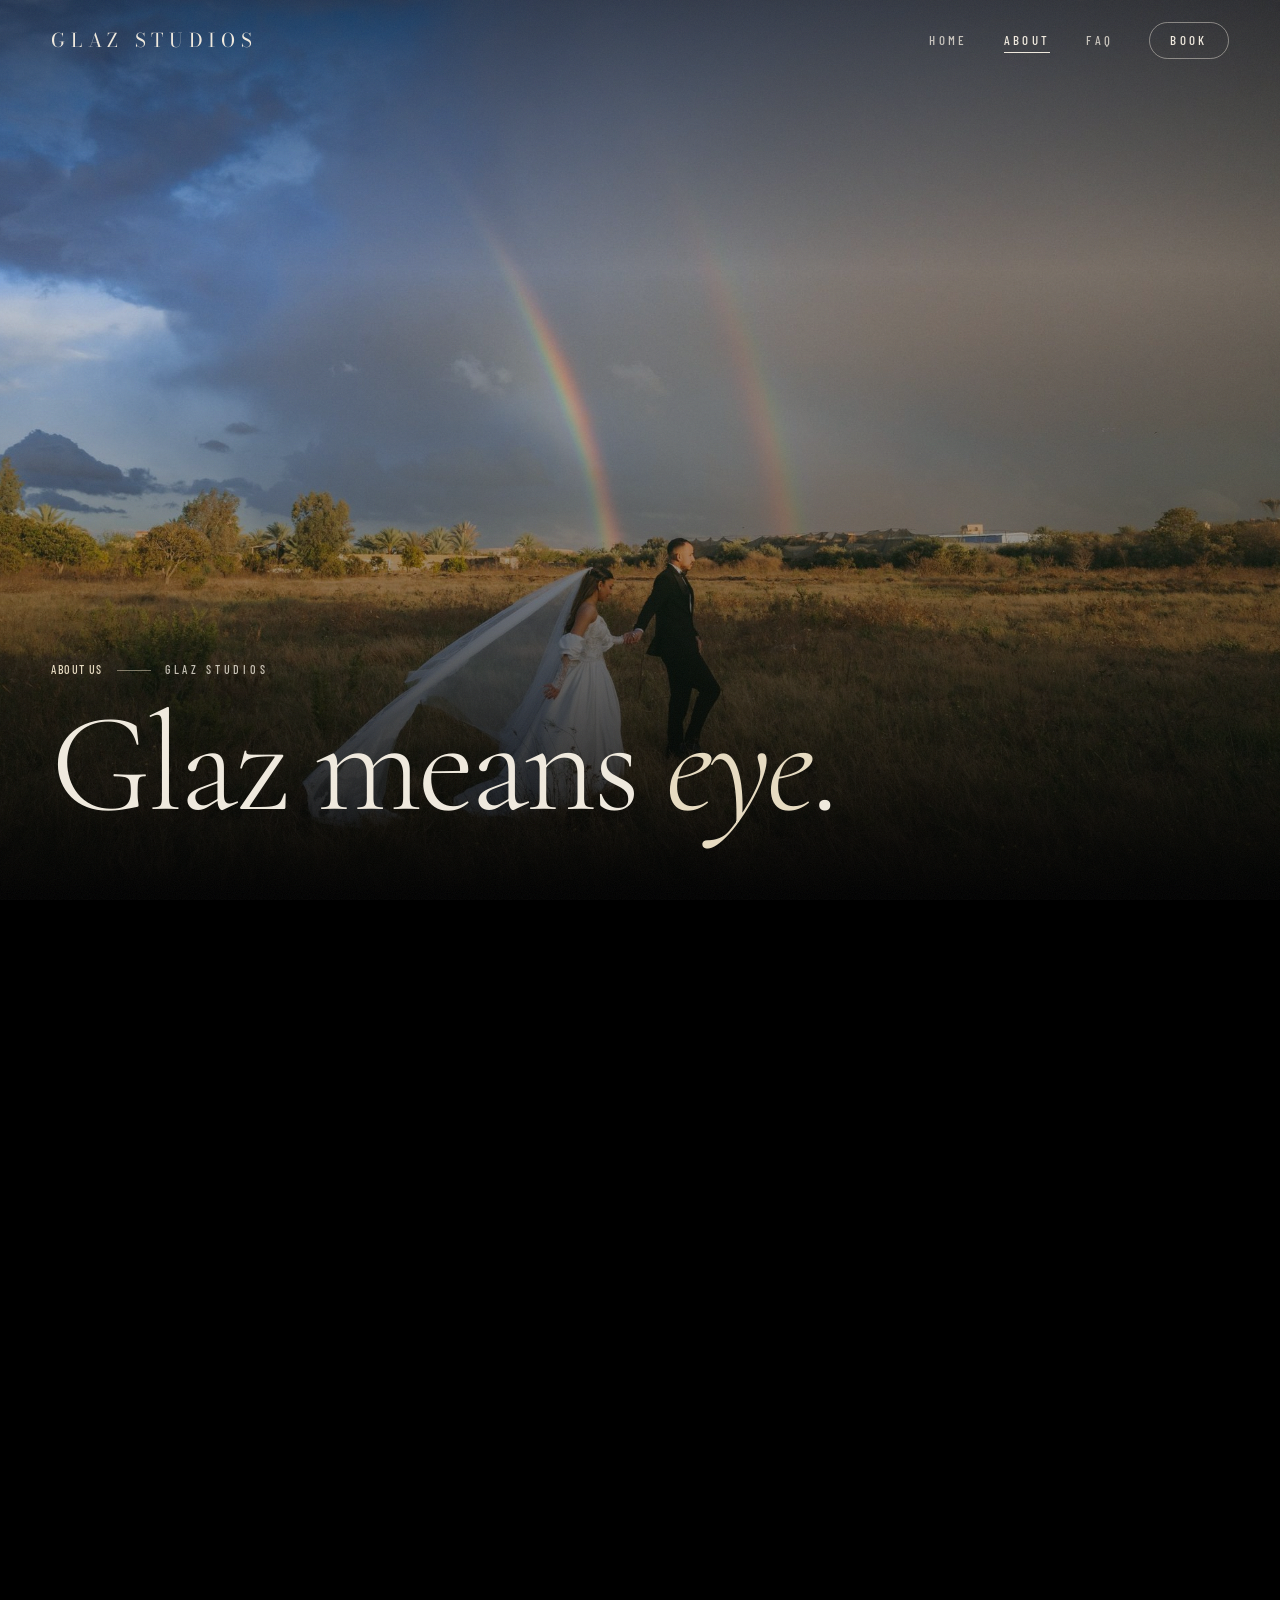
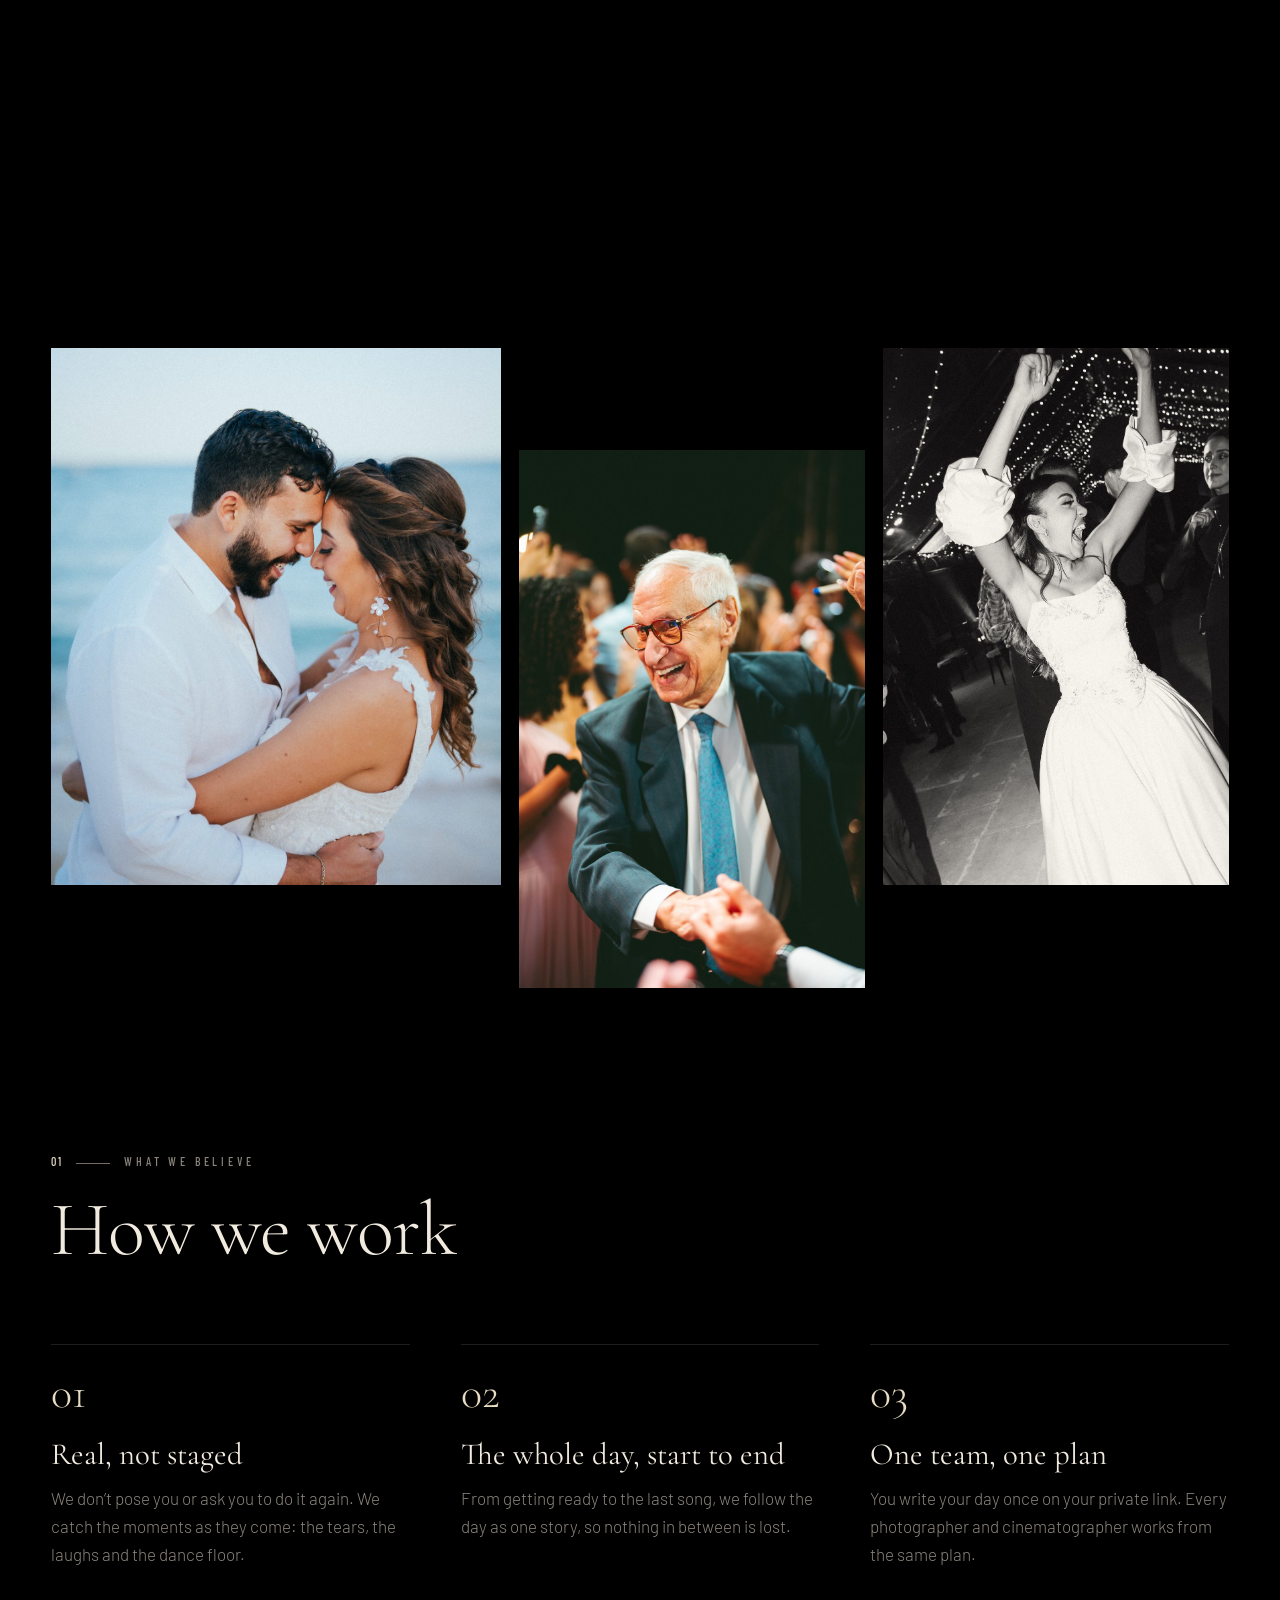
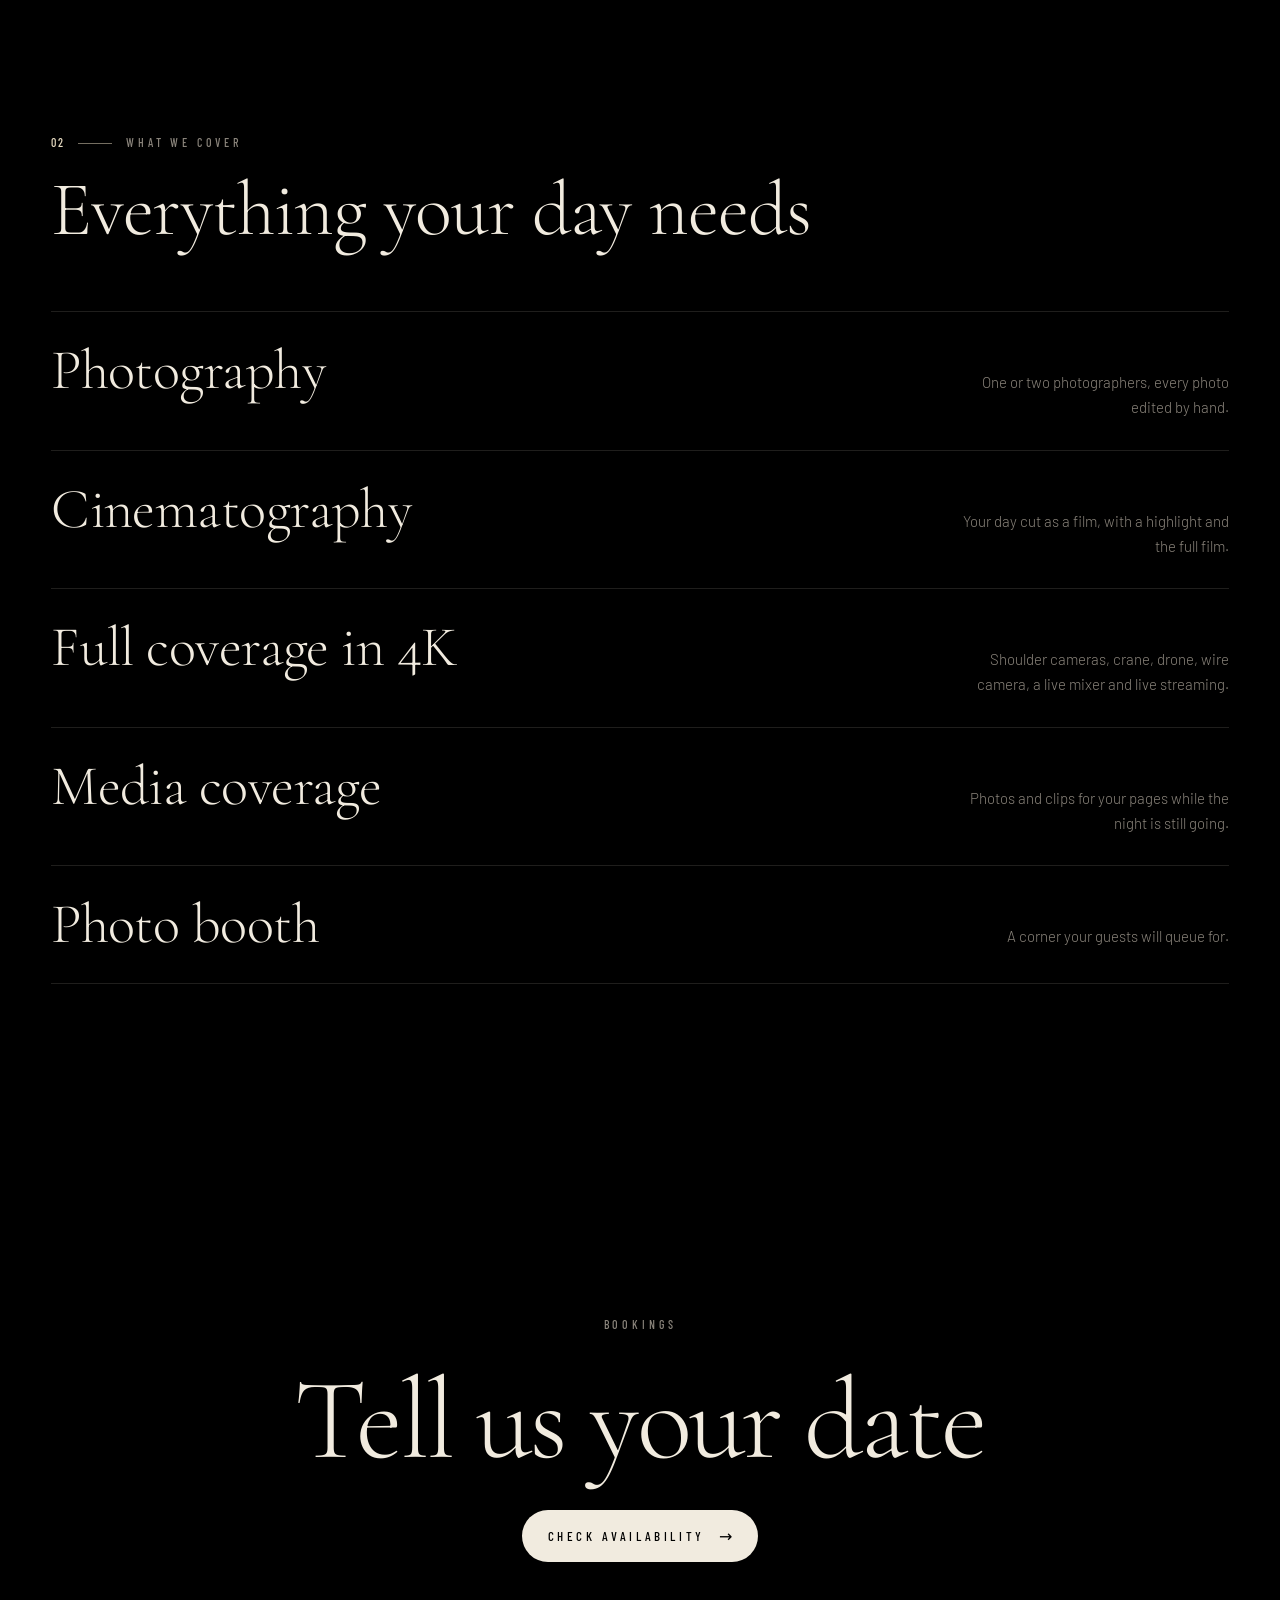
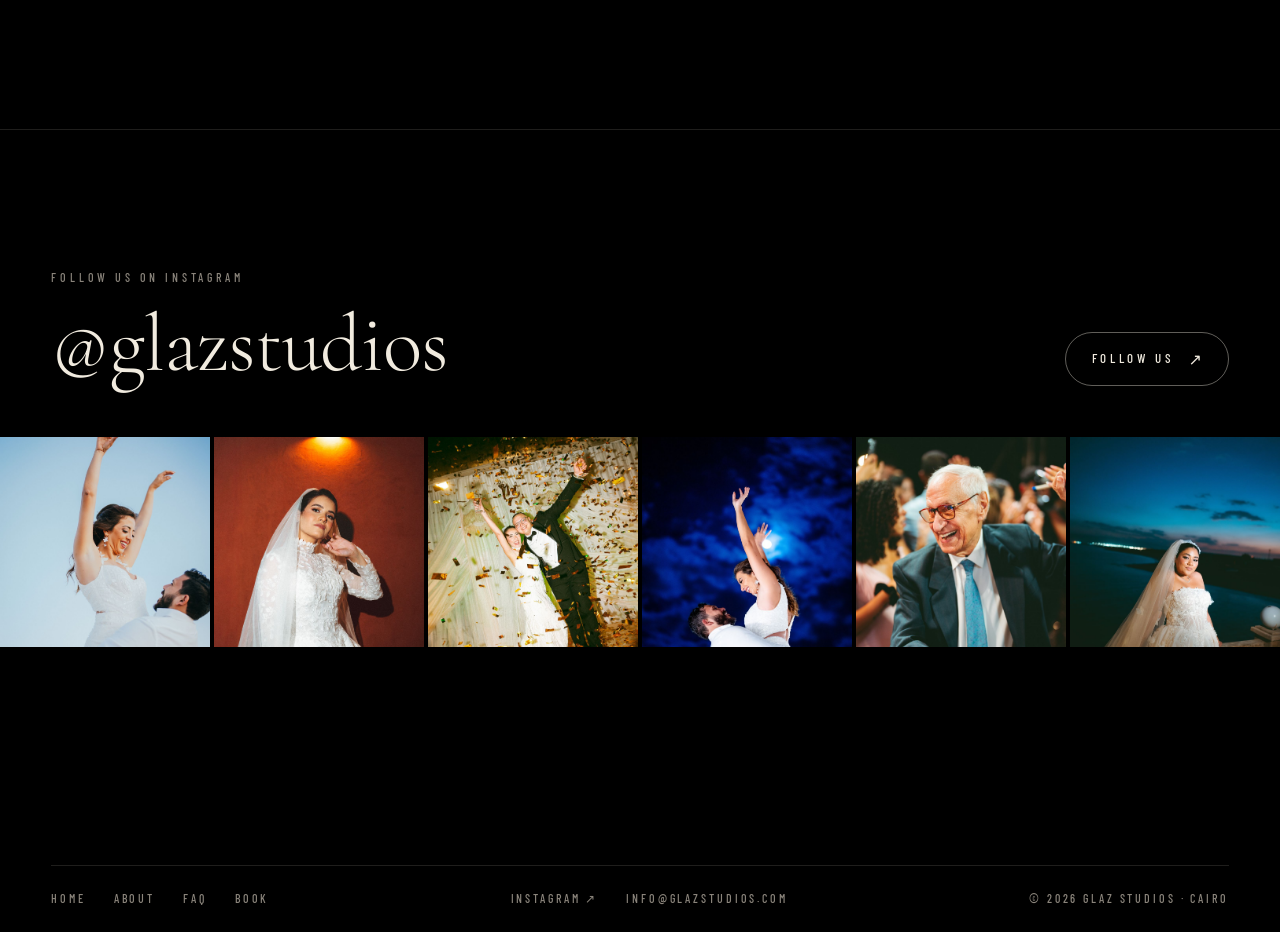
<file: about.html>
<!doctype html>
<html lang="en">
<head>
<meta charset="utf-8">
<meta name="viewport" content="width=device-width, initial-scale=1, viewport-fit=cover">
<title>About us — Glaz Studios</title>
<meta name="description" content="Glaz Studios is a wedding photography and film studio in Cairo. Glaz means eye: one team that keeps your whole day the way it really happened.">
<meta name="theme-color" content="#000000">
<link rel="icon" href="favicon.ico" sizes="48x48">
<link rel="icon" type="image/png" sizes="32x32" href="favicon-32.png">
<link rel="apple-touch-icon" href="apple-touch-icon.png">
<link rel="preconnect" href="https://fonts.googleapis.com"><link rel="preconnect" href="https://fonts.gstatic.com" crossorigin>
<link rel="stylesheet" href="https://fonts.googleapis.com/css2?family=Bodoni+Moda:opsz,wght@6..96,400&family=Cormorant+Garamond:ital,wght@0,300;0,400;1,300;1,400&family=Barlow+Condensed:wght@400;500&family=Barlow:wght@300;400&display=swap">
<link rel="stylesheet" href="glaz.css">
<script>
(function () { var d = document.documentElement; d.classList.add('js');
  try { if (sessionStorage.getItem('glaz-go')) { d.classList.add('arrive'); sessionStorage.removeItem('glaz-go'); } } catch (e) {} })();
</script>
<style>
.ab-hero { position: relative; min-height: 100svh; display: flex; flex-direction: column; justify-content: flex-end; gap: 24px; padding: 0 var(--gut) clamp(46px, 8vh, 90px); overflow: hidden; }
.ab-hero .ph { position: absolute; inset: 0; background: url("media/site/hero-2.jpg") 50% 40% / cover; transform: scale(1.12); transition: transform 3s var(--ease); }
.ready .ab-hero .ph { transform: none; }
.ab-hero::after { content: ''; position: absolute; inset: 0; background: linear-gradient(180deg, rgba(0,0,0,.55), rgba(0,0,0,.05) 30%, rgba(0,0,0,.35) 60%, #000); }
.ab-hero > *:not(.ph) { position: relative; z-index: 1; }
.ab-hero .kick { color: rgba(241,235,223,.8); }
.ab-hero h1 { font: 300 clamp(64px, 11vw, 190px)/.9 var(--title); letter-spacing: -.03em; color: var(--bright); }
.ab-hero h1 em { font-style: italic; color: var(--warm); }
.js .ab-hero .up { opacity: 0; transform: translateY(26px); transition: opacity 1.1s ease, transform 1.3s var(--ease); transition-delay: var(--d, .2s); }
.ready .ab-hero .up { opacity: 1; transform: none; }
.wrap { padding: 0 var(--gut); max-width: 1500px; margin: 0 auto; }
.sec { padding: clamp(90px, 13vw, 190px) 0; }
.intro { display: grid; grid-template-columns: 1.15fr .85fr; gap: 40px clamp(40px, 7vw, 120px); align-items: end; }
.intro .big { font: 300 clamp(40px, 5.2vw, 84px)/1.05 var(--title); letter-spacing: -.012em; color: var(--bright); }
.intro .big em { font-style: italic; color: var(--warm); }
.intro p.txt { color: var(--muted); font-size: 18px; max-width: 44ch; }
.team { display: grid; grid-template-columns: 1fr 1fr; gap: 0; border-top: 1px solid var(--line); }
.person { padding: clamp(36px, 5vw, 70px) clamp(0px, 3vw, 50px) clamp(36px, 5vw, 70px) 0; border-bottom: 1px solid var(--line); }
.person + .person { padding-left: clamp(24px, 4vw, 60px); border-left: 1px solid var(--line); }
.person .role { font: 500 12px/1 var(--cond); letter-spacing: .3em; color: var(--warm); }
.person h3 { font: 300 clamp(48px, 6vw, 96px)/1 var(--title); color: var(--bright); margin: 18px 0 18px; letter-spacing: -.02em; }
.person p { color: var(--muted); max-width: 38ch; }
.strip { display: grid; grid-template-columns: 1.3fr 1fr 1fr; gap: clamp(8px, 1.4vw, 18px); }
.strip img { width: 100%; height: clamp(260px, 42vw, 640px); object-fit: cover; object-position: 50% 30%; }
.strip img:nth-child(2) { margin-top: clamp(40px, 8vw, 120px); }
.believe { list-style: none; padding: 0; margin-top: clamp(40px, 6vw, 80px); display: grid; grid-template-columns: repeat(3, 1fr); gap: clamp(28px, 4vw, 60px); counter-reset: b; }
.believe li { counter-increment: b; border-top: 1px solid var(--line); padding-top: 26px; }
.believe li::before { content: counter(b, decimal-leading-zero); display: block; font: 300 44px/1 var(--title); color: var(--warm); margin-bottom: 22px; }
.believe h3 { font: 400 clamp(26px, 2.4vw, 34px)/1.15 var(--title); color: var(--bright); margin-bottom: 12px; }
.believe p { color: var(--muted); }
.h2 { font: 300 clamp(42px, 6vw, 96px)/.98 var(--title); letter-spacing: -.015em; color: var(--bright); margin-top: 22px; }
.cover { list-style: none; padding: 0; margin-top: clamp(36px, 5vw, 70px); border-top: 1px solid var(--line); }
.cover li { display: flex; justify-content: space-between; align-items: baseline; gap: 20px; padding: clamp(18px, 2.4vw, 30px) 0; border-bottom: 1px solid var(--line); }
.cover b { font: 300 clamp(32px, 4.4vw, 68px)/1 var(--title); color: var(--bright); letter-spacing: -.01em; }
.cover span { color: var(--muted); text-align: right; max-width: 34ch; font-size: 15px; }
.close { text-align: center; display: grid; justify-items: center; gap: 36px; }
.close h2 { font: 300 clamp(56px, 9vw, 150px)/.92 var(--title); letter-spacing: -.025em; color: var(--bright); }
@media (max-width: 860px) {
  .intro, .team { grid-template-columns: 1fr; }
  .person + .person { padding-left: 0; border-left: 0; }
  .strip { grid-template-columns: 1fr 1fr; } .strip img:first-child { grid-column: 1 / -1; height: 70vw; } .strip img:nth-child(2) { margin-top: 0; } .strip img { height: 64vw; }
  .believe { grid-template-columns: 1fr; }
  .cover li { flex-direction: column; gap: 6px; } .cover span { text-align: left; }
  .close .cta { width: 100%; justify-content: center; }
}
</style>
</head>
<body>
<div class="grain" aria-hidden="true"></div>
<div id="curtain" aria-hidden="true"><img src="media/site/glaz-g.png" alt=""></div>
<header class="nav" id="nav">
  <a class="logo" href="./" aria-label="Glaz Studios, home">GLAZ STUDIOS</a>
  <nav class="links" aria-label="Main"><a href="./">HOME</a><a href="about" aria-current="page">ABOUT</a><a href="faq">FAQ</a><a class="book" href="book">BOOK</a></nav>
  <button class="menu" id="menu" type="button" aria-expanded="false" aria-controls="sheet"><span id="menu-t">MENU</span><i aria-hidden="true"></i></button>
  <div class="sheet" id="sheet">
    <div class="bgp" id="sheet-bg"></div>
    <ol>
      <li><a href="./"><small>01</small>Home<em>→</em></a></li>
      <li><a href="about" aria-current="page"><small>02</small>About us<em>→</em></a></li>
      <li><a href="faq"><small>03</small>FAQ<em>→</em></a></li>
    </ol>
    <a class="cta" href="book">BOOK YOUR DATE</a>
    <div class="sm"><a href="mailto:info@glazstudios.com">INFO@GLAZSTUDIOS.COM</a><a href="https://www.instagram.com/glazstudios/" target="_blank" rel="noopener">INSTAGRAM ↗</a></div>
  </div>
</header>
<main>
  <section class="ab-hero" aria-labelledby="ab-h">
    <div class="ph"></div>
    <p class="kick up" style="--d:.2s"><span class="ch">About us</span><span>Glaz Studios</span></p>
    <h1 class="up" id="ab-h" style="--d:.35s">Glaz means <em>eye</em>.</h1>
  </section>

  <section class="sec"><div class="wrap intro">
    <p class="big" data-reveal>A wedding passes in one day. We are the <em>eye</em> that keeps it.</p>
    <p class="txt" data-reveal style="--d:.15s">Glaz Studios is a photography and film studio in Cairo. We photograph and film weddings as one team, from the first hour of getting ready to the last song, and we keep what really happened: the people, the light and the feeling of the day.</p>
  </div></section>

  <section class="wrap" aria-label="One studio, two crafts">
    <div class="team">
      <article class="person" data-reveal><p class="role">GLAZ STUDIOS</p><h3>Photography</h3><p>Our photographers work as one team on your day, and every photo is edited by hand in one look, so your whole gallery feels like one story.</p></article>
      <article class="person" data-reveal style="--d:.12s"><p class="role">GLAZ STUDIOS</p><h3>Film</h3><p>Our cinematographers work side by side with the photographers, from the same plan, so your film and your photos tell the same day.</p></article>
    </div>
  </section>

  <section class="sec" aria-hidden="true"><div class="wrap strip">
    <img loading="lazy" src="media/work/gal-17.jpg" alt="" data-reveal>
    <img loading="lazy" src="media/work/gal-13.jpg" alt="" data-reveal style="--d:.1s">
    <img loading="lazy" src="media/work/gal-04.jpg" alt="" data-reveal style="--d:.2s">
  </div></section>

  <section class="wrap" aria-labelledby="bl-h">
    <p class="kick" data-reveal><span class="ch">01</span><span>What we believe</span></p>
    <h2 class="h2" id="bl-h" data-reveal>How we work</h2>
    <ol class="believe">
      <li data-reveal><h3>Real, not staged</h3><p>We don’t pose you or ask you to do it again. We catch the moments as they come: the tears, the laughs and the dance floor.</p></li>
      <li data-reveal style="--d:.1s"><h3>The whole day, start to end</h3><p>From getting ready to the last song, we follow the day as one story, so nothing in between is lost.</p></li>
      <li data-reveal style="--d:.2s"><h3>One team, one plan</h3><p>You write your day once on your private link. Every photographer and cinematographer works from the same plan.</p></li>
    </ol>
  </section>

  <section class="sec" aria-labelledby="cv-h"><div class="wrap">
    <p class="kick" data-reveal><span class="ch">02</span><span>What we cover</span></p>
    <h2 class="h2" id="cv-h" data-reveal>Everything your day needs</h2>
    <ul class="cover">
      <li data-reveal><b>Photography</b><span>One or two photographers, every photo edited by hand.</span></li>
      <li data-reveal><b>Cinematography</b><span>Your day cut as a film, with a highlight and the full film.</span></li>
      <li data-reveal><b>Full coverage in 4K</b><span>Shoulder cameras, crane, drone, wire camera, a live mixer and live streaming.</span></li>
      <li data-reveal><b>Media coverage</b><span>Photos and clips for your pages while the night is still going.</span></li>
      <li data-reveal><b>Photo booth</b><span>A corner your guests will queue for.</span></li>
    </ul>
  </div></section>

  <section class="sec close" aria-labelledby="cl-h">
    <p class="kick" data-reveal><span>Bookings</span></p>
    <h2 id="cl-h" data-reveal>Tell us your date</h2>
    <a class="cta" href="book" data-reveal style="--d:.2s">CHECK AVAILABILITY</a>
  </section>
</main>
<section class="ig" aria-labelledby="ig-h">
  <div class="ig-head">
    <div><p class="kick"><span>Follow us on Instagram</span></p><h2 id="ig-h"><a href="https://www.instagram.com/glazstudios/" target="_blank" rel="noopener">@glazstudios</a></h2></div>
    <a class="cta ghost out" href="https://www.instagram.com/glazstudios/" target="_blank" rel="noopener">FOLLOW US</a>
  </div>
  <div class="ig-grid"><a href="https://www.instagram.com/glazstudios/" target="_blank" rel="noopener" aria-label="Open our Instagram"><img loading="lazy" decoding="async" src="media/work/gal-01.jpg" alt=""><svg viewBox="0 0 24 24" aria-hidden="true"><rect x="3" y="3" width="18" height="18" rx="5"/><circle cx="12" cy="12" r="4.2"/><circle cx="17.4" cy="6.6" r=".6" fill="#fff"/></svg></a><a href="https://www.instagram.com/glazstudios/" target="_blank" rel="noopener" aria-label="Open our Instagram"><img loading="lazy" decoding="async" src="media/work/gal-15.jpg" alt=""><svg viewBox="0 0 24 24" aria-hidden="true"><rect x="3" y="3" width="18" height="18" rx="5"/><circle cx="12" cy="12" r="4.2"/><circle cx="17.4" cy="6.6" r=".6" fill="#fff"/></svg></a><a href="https://www.instagram.com/glazstudios/" target="_blank" rel="noopener" aria-label="Open our Instagram"><img loading="lazy" decoding="async" src="media/work/gal-02.jpg" alt=""><svg viewBox="0 0 24 24" aria-hidden="true"><rect x="3" y="3" width="18" height="18" rx="5"/><circle cx="12" cy="12" r="4.2"/><circle cx="17.4" cy="6.6" r=".6" fill="#fff"/></svg></a><a href="https://www.instagram.com/glazstudios/" target="_blank" rel="noopener" aria-label="Open our Instagram"><img loading="lazy" decoding="async" src="media/work/gal-10.jpg" alt=""><svg viewBox="0 0 24 24" aria-hidden="true"><rect x="3" y="3" width="18" height="18" rx="5"/><circle cx="12" cy="12" r="4.2"/><circle cx="17.4" cy="6.6" r=".6" fill="#fff"/></svg></a><a href="https://www.instagram.com/glazstudios/" target="_blank" rel="noopener" aria-label="Open our Instagram"><img loading="lazy" decoding="async" src="media/work/gal-13.jpg" alt=""><svg viewBox="0 0 24 24" aria-hidden="true"><rect x="3" y="3" width="18" height="18" rx="5"/><circle cx="12" cy="12" r="4.2"/><circle cx="17.4" cy="6.6" r=".6" fill="#fff"/></svg></a><a href="https://www.instagram.com/glazstudios/" target="_blank" rel="noopener" aria-label="Open our Instagram"><img loading="lazy" decoding="async" src="media/work/gal-05.jpg" alt=""><svg viewBox="0 0 24 24" aria-hidden="true"><rect x="3" y="3" width="18" height="18" rx="5"/><circle cx="12" cy="12" r="4.2"/><circle cx="17.4" cy="6.6" r=".6" fill="#fff"/></svg></a></div>
</section>
<footer class="foot">
  <div class="fl">
    <nav aria-label="Footer"><a href="./">HOME</a><a href="about">ABOUT</a><a href="faq">FAQ</a><a href="book">BOOK</a></nav>
    <nav aria-label="Contact"><a href="https://www.instagram.com/glazstudios/" target="_blank" rel="noopener">INSTAGRAM ↗</a><a href="mailto:info@glazstudios.com">INFO@GLAZSTUDIOS.COM</a></nav>
    <span>© <span data-yr>2026</span> GLAZ STUDIOS · CAIRO</span>
  </div>
</footer>
<script src="glaz.js" defer></script>
</body>
</html>
</file>
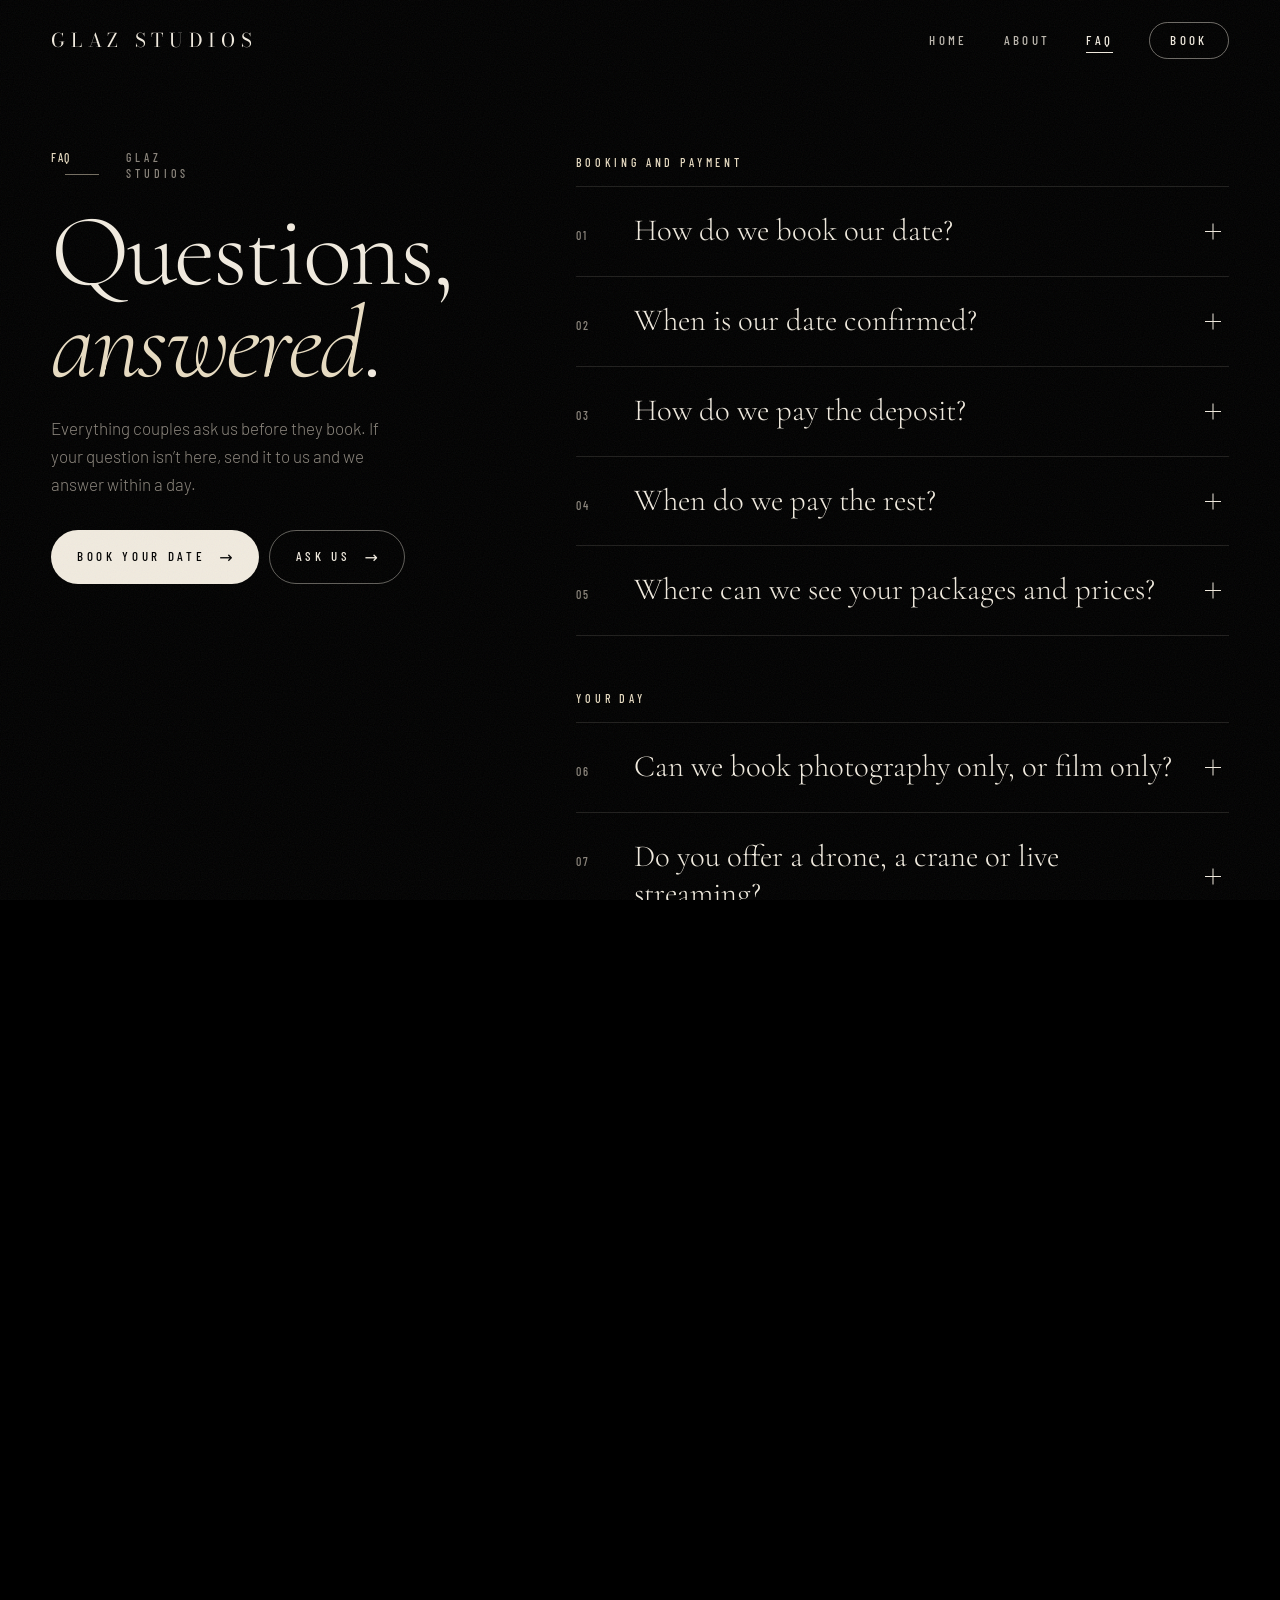
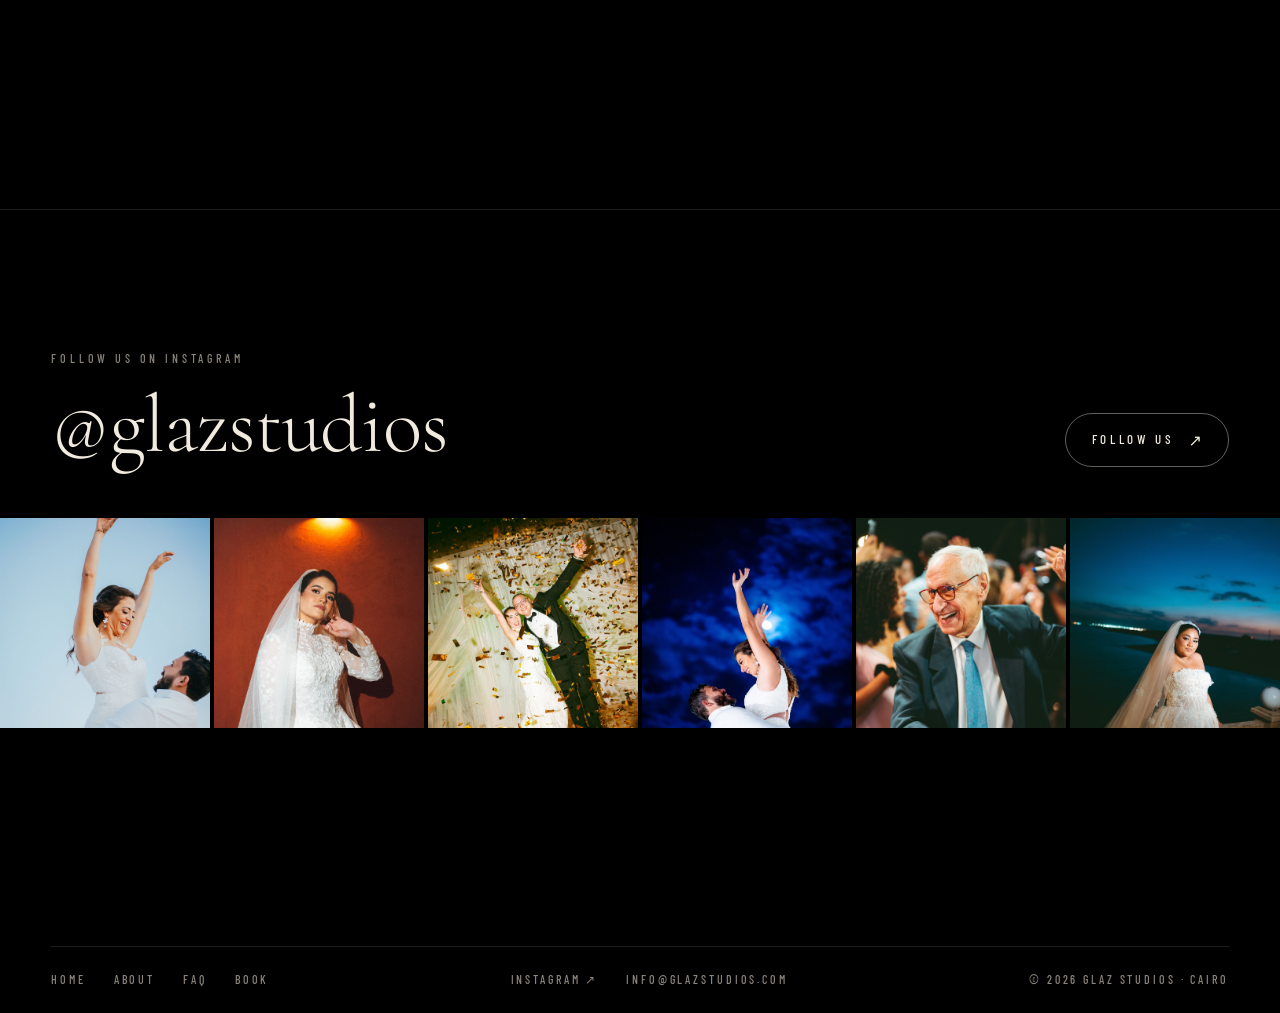
<file: faq.html>
<!doctype html>
<html lang="en">
<head>
<meta charset="utf-8">
<meta name="viewport" content="width=device-width, initial-scale=1, viewport-fit=cover">
<title>Questions — Glaz Studios</title>
<meta name="description" content="Answers about booking Glaz Studios: deposit, packages, planning your day, delivery and more.">
<meta name="theme-color" content="#000000">
<link rel="icon" href="favicon.ico" sizes="48x48">
<link rel="icon" type="image/png" sizes="32x32" href="favicon-32.png">
<link rel="apple-touch-icon" href="apple-touch-icon.png">
<link rel="preconnect" href="https://fonts.googleapis.com"><link rel="preconnect" href="https://fonts.gstatic.com" crossorigin>
<link rel="stylesheet" href="https://fonts.googleapis.com/css2?family=Bodoni+Moda:opsz,wght@6..96,400&family=Cormorant+Garamond:ital,wght@0,300;0,400;1,300;1,400&family=Barlow+Condensed:wght@400;500&family=Barlow:wght@300;400&display=swap">
<link rel="stylesheet" href="glaz.css">
<script>
(function () { var d = document.documentElement; d.classList.add('js');
  try { if (sessionStorage.getItem('glaz-go')) { d.classList.add('arrive'); sessionStorage.removeItem('glaz-go'); } } catch (e) {} })();
</script>
<style>
.wrap { padding: 0 var(--gut); max-width: 1500px; margin: 0 auto; }
.fq { display: grid; grid-template-columns: minmax(0, .8fr) minmax(0, 1.2fr); gap: 40px clamp(40px, 7vw, 120px); padding-top: calc(150px + env(safe-area-inset-top)); padding-bottom: clamp(90px, 12vw, 170px); align-items: start; }
.fq-side { position: sticky; top: 130px; display: grid; gap: 24px; align-content: start; }
.fq-side h1 { font: 300 clamp(60px, 8vw, 132px)/.9 var(--title); letter-spacing: -.025em; color: var(--bright); }
.fq-side h1 em { font-style: italic; color: var(--warm); }
.fq-side p { color: var(--muted); max-width: 34ch; }
.fq-side .acts { display: flex; gap: 10px; flex-wrap: wrap; margin-top: 8px; }
.js .fq-side .up { opacity: 0; transform: translateY(24px); transition: opacity 1.1s ease, transform 1.3s var(--ease); transition-delay: var(--d, .2s); }
.ready .fq-side .up { opacity: 1; transform: none; }
.grp { font: 500 12px/1 var(--cond); letter-spacing: .32em; text-transform: uppercase; color: var(--warm); padding: 56px 0 18px; }
.grp:first-child { padding-top: 6px; }
.qs { border-top: 1px solid var(--line); }
.qa { border-bottom: 1px solid var(--line); }
.qa h3 { margin: 0; }
.qa button { all: unset; box-sizing: border-box; width: 100%; cursor: pointer; display: grid; grid-template-columns: 46px minmax(0, 1fr) 24px; gap: 12px; align-items: baseline; padding: 26px 0; }
.qa button:focus-visible { outline: 1px solid var(--warm); outline-offset: 4px; }
.qa .n { font: 500 12px/1 var(--cond); letter-spacing: .14em; color: var(--muted); }
.qa .q { font: 300 clamp(24px, 2.4vw, 34px)/1.2 var(--title); color: var(--bright); transition: color .3s; }
.qa button:hover .q { color: var(--warm); }
.qa i { position: relative; width: 16px; height: 16px; align-self: center; }
.qa i::before, .qa i::after { content: ''; position: absolute; left: 0; right: 0; top: 7.5px; height: 1px; background: var(--bright); transition: transform .5s var(--ease); }
.qa i::after { transform: rotate(90deg); }
.qa.open i::after { transform: rotate(0); }
.qa .a { display: grid; grid-template-rows: 0fr; transition: grid-template-rows .6s var(--ease); }
.qa.open .a { grid-template-rows: 1fr; }
.qa .a > div { overflow: hidden; }
.qa .a p { padding: 0 40px 30px 58px; color: var(--text); max-width: 62ch; opacity: 0; transform: translateY(-6px); transition: opacity .5s ease, transform .6s var(--ease); }
.qa.open .a p { opacity: 1; transform: none; transition-delay: .1s; }
.qa .a a { color: var(--warm); }
@media (max-width: 860px) {
  .fq { grid-template-columns: minmax(0, 1fr); padding-top: calc(120px + env(safe-area-inset-top)); }
  .fq-side { position: static; }
  .fq-side .acts .cta { flex: 1; justify-content: center; }
  .qa button { grid-template-columns: 34px minmax(0, 1fr) 20px; padding: 22px 0; }
  .qa .a p { padding: 0 0 24px 46px; }
}
@media (prefers-reduced-motion: reduce) { .qa .a, .qa .a p { transition: none; } }
</style>
</head>
<body>
<div class="grain" aria-hidden="true"></div>
<div id="curtain" aria-hidden="true"><img src="media/site/glaz-g.png" alt=""></div>
<header class="nav" id="nav">
  <a class="logo" href="./" aria-label="Glaz Studios, home">GLAZ STUDIOS</a>
  <nav class="links" aria-label="Main"><a href="./">HOME</a><a href="about">ABOUT</a><a href="faq" aria-current="page">FAQ</a><a class="book" href="book">BOOK</a></nav>
  <button class="menu" id="menu" type="button" aria-expanded="false" aria-controls="sheet"><span id="menu-t">MENU</span><i aria-hidden="true"></i></button>
  <div class="sheet" id="sheet">
    <div class="bgp" id="sheet-bg"></div>
    <ol>
      <li><a href="./"><small>01</small>Home<em>→</em></a></li>
      <li><a href="about"><small>02</small>About us<em>→</em></a></li>
      <li><a href="faq" aria-current="page"><small>03</small>FAQ<em>→</em></a></li>
    </ol>
    <a class="cta" href="book">BOOK YOUR DATE</a>
    <div class="sm"><a href="mailto:info@glazstudios.com">INFO@GLAZSTUDIOS.COM</a><a href="https://www.instagram.com/glazstudios/" target="_blank" rel="noopener">INSTAGRAM ↗</a></div>
  </div>
</header>
<main class="wrap fq">
  <aside class="fq-side">
    <p class="kick up" style="--d:.15s"><span class="ch">FAQ</span><span>Glaz Studios</span></p>
    <h1 class="up" style="--d:.3s">Questions, <em>answered</em>.</h1>
    <p class="up" style="--d:.45s">Everything couples ask us before they book. If your question isn’t here, send it to us and we answer within a day.</p>
    <div class="acts up" style="--d:.6s"><a class="cta" href="book">BOOK YOUR DATE</a><a class="cta ghost" href="mailto:info@glazstudios.com">ASK US</a></div>
  </aside>
  <section aria-label="Questions"><h2 class="grp" data-reveal>Booking and payment</h2><div class="qs"><div class="qa" data-reveal><h3><button type="button" aria-expanded="false" aria-controls="a1" id="q1"><span class="n">01</span><span class="q">How do we book our date?</span><i aria-hidden="true"></i></button></h3>
<div class="a" id="a1" role="region" aria-labelledby="q1"><div><p>Send us your details on the <a href="book">booking page</a>. It takes a minute. We message you on WhatsApp within 24 hours to confirm the date with you.</p></div></div></div><div class="qa" data-reveal><h3><button type="button" aria-expanded="false" aria-controls="a2" id="q2"><span class="n">02</span><span class="q">When is our date confirmed?</span><i aria-hidden="true"></i></button></h3>
<div class="a" id="a2" role="region" aria-labelledby="q2"><div><p>Your date is confirmed once we receive a 50% deposit. Until then the date stays open for other couples.</p></div></div></div><div class="qa" data-reveal><h3><button type="button" aria-expanded="false" aria-controls="a3" id="q3"><span class="n">03</span><span class="q">How do we pay the deposit?</span><i aria-hidden="true"></i></button></h3>
<div class="a" id="a3" role="region" aria-labelledby="q3"><div><p>By InstaPay. You can add the amount and the transfer screenshot on the booking page, or send it to us on WhatsApp.</p></div></div></div><div class="qa" data-reveal><h3><button type="button" aria-expanded="false" aria-controls="a4" id="q4"><span class="n">04</span><span class="q">When do we pay the rest?</span><i aria-hidden="true"></i></button></h3>
<div class="a" id="a4" role="region" aria-labelledby="q4"><div><p>The rest is paid on or before the wedding day.</p></div></div></div><div class="qa" data-reveal><h3><button type="button" aria-expanded="false" aria-controls="a5" id="q5"><span class="n">05</span><span class="q">Where can we see your packages and prices?</span><i aria-hidden="true"></i></button></h3>
<div class="a" id="a5" role="region" aria-labelledby="q5"><div><p>Coverage comes in 4, 8 or 12 hours, with one or two cameras, for photography, film or both, and you can add more to it. Tell us your date and we send you your own private packages link with every price.</p></div></div></div></div><h2 class="grp" data-reveal>Your day</h2><div class="qs"><div class="qa" data-reveal><h3><button type="button" aria-expanded="false" aria-controls="a6" id="q6"><span class="n">06</span><span class="q">Can we book photography only, or film only?</span><i aria-hidden="true"></i></button></h3>
<div class="a" id="a6" role="region" aria-labelledby="q6"><div><p>Yes. You can book photography, film, or both together.</p></div></div></div><div class="qa" data-reveal><h3><button type="button" aria-expanded="false" aria-controls="a7" id="q7"><span class="n">07</span><span class="q">Do you offer a drone, a crane or live streaming?</span><i aria-hidden="true"></i></button></h3>
<div class="a" id="a7" role="region" aria-labelledby="q7"><div><p>Yes. A drone, a crane, a wire camera, shoulder cameras, a live mixer and live streaming can all be added. You will find them in your packages link.</p></div></div></div><div class="qa" data-reveal><h3><button type="button" aria-expanded="false" aria-controls="a8" id="q8"><span class="n">08</span><span class="q">How do you plan the day with us?</span><i aria-hidden="true"></i></button></h3>
<div class="a" id="a8" role="region" aria-labelledby="q8"><div><p>After you book, you get a private link where you write your day hour by hour: where you both get ready, the ceremony, the entrance, the dances and who to call. Every photographer and cinematographer works from it, and a few days before the wedding we call you to go over the whole day.</p></div></div></div><div class="qa" data-reveal><h3><button type="button" aria-expanded="false" aria-controls="a9" id="q9"><span class="n">09</span><span class="q">Will you pose us all day?</span><i aria-hidden="true"></i></button></h3>
<div class="a" id="a9" role="region" aria-labelledby="q9"><div><p>No. We keep your day the way it really happened, and we follow it from start to end. You enjoy your wedding, and we catch the moments as they come.</p></div></div></div><div class="qa" data-reveal><h3><button type="button" aria-expanded="false" aria-controls="a10" id="q10"><span class="n">10</span><span class="q">Can we add hours on the day?</span><i aria-hidden="true"></i></button></h3>
<div class="a" id="a10" role="region" aria-labelledby="q10"><div><p>Yes. If the day runs longer, we can stay, and the extra hours are added to your balance.</p></div></div></div><div class="qa" data-reveal><h3><button type="button" aria-expanded="false" aria-controls="a11" id="q11"><span class="n">11</span><span class="q">Do you work outside Cairo?</span><i aria-hidden="true"></i></button></h3>
<div class="a" id="a11" role="region" aria-labelledby="q11"><div><p>Yes, wherever you celebrate. Weddings outside Cairo include a transportation fee based on the place. We confirm it with you before you book.</p></div></div></div></div><h2 class="grp" data-reveal>After the wedding</h2><div class="qs"><div class="qa" data-reveal><h3><button type="button" aria-expanded="false" aria-controls="a12" id="q12"><span class="n">12</span><span class="q">When do we receive our photos and films?</span><i aria-hidden="true"></i></button></h3>
<div class="a" id="a12" role="region" aria-labelledby="q12"><div><p>Everything is delivered within 25 days after the wedding.</p></div></div></div><div class="qa" data-reveal><h3><button type="button" aria-expanded="false" aria-controls="a13" id="q13"><span class="n">13</span><span class="q">How do we receive them?</span><i aria-hidden="true"></i></button></h3>
<div class="a" id="a13" role="region" aria-labelledby="q13"><div><p>In your own private online gallery, ready to view and download.</p></div></div></div><div class="qa" data-reveal><h3><button type="button" aria-expanded="false" aria-controls="a14" id="q14"><span class="n">14</span><span class="q">Will you share our photos?</span><i aria-hidden="true"></i></button></h3>
<div class="a" id="a14" role="region" aria-labelledby="q14"><div><p>We may share a few of our favourite photos on our pages and in our portfolio.</p></div></div></div></div></section>
</main>
<section class="ig" aria-labelledby="ig-h">
  <div class="ig-head">
    <div><p class="kick"><span>Follow us on Instagram</span></p><h2 id="ig-h"><a href="https://www.instagram.com/glazstudios/" target="_blank" rel="noopener">@glazstudios</a></h2></div>
    <a class="cta ghost out" href="https://www.instagram.com/glazstudios/" target="_blank" rel="noopener">FOLLOW US</a>
  </div>
  <div class="ig-grid"><a href="https://www.instagram.com/glazstudios/" target="_blank" rel="noopener" aria-label="Open our Instagram"><img loading="lazy" decoding="async" src="media/work/gal-01.jpg" alt=""><svg viewBox="0 0 24 24" aria-hidden="true"><rect x="3" y="3" width="18" height="18" rx="5"/><circle cx="12" cy="12" r="4.2"/><circle cx="17.4" cy="6.6" r=".6" fill="#fff"/></svg></a><a href="https://www.instagram.com/glazstudios/" target="_blank" rel="noopener" aria-label="Open our Instagram"><img loading="lazy" decoding="async" src="media/work/gal-15.jpg" alt=""><svg viewBox="0 0 24 24" aria-hidden="true"><rect x="3" y="3" width="18" height="18" rx="5"/><circle cx="12" cy="12" r="4.2"/><circle cx="17.4" cy="6.6" r=".6" fill="#fff"/></svg></a><a href="https://www.instagram.com/glazstudios/" target="_blank" rel="noopener" aria-label="Open our Instagram"><img loading="lazy" decoding="async" src="media/work/gal-02.jpg" alt=""><svg viewBox="0 0 24 24" aria-hidden="true"><rect x="3" y="3" width="18" height="18" rx="5"/><circle cx="12" cy="12" r="4.2"/><circle cx="17.4" cy="6.6" r=".6" fill="#fff"/></svg></a><a href="https://www.instagram.com/glazstudios/" target="_blank" rel="noopener" aria-label="Open our Instagram"><img loading="lazy" decoding="async" src="media/work/gal-10.jpg" alt=""><svg viewBox="0 0 24 24" aria-hidden="true"><rect x="3" y="3" width="18" height="18" rx="5"/><circle cx="12" cy="12" r="4.2"/><circle cx="17.4" cy="6.6" r=".6" fill="#fff"/></svg></a><a href="https://www.instagram.com/glazstudios/" target="_blank" rel="noopener" aria-label="Open our Instagram"><img loading="lazy" decoding="async" src="media/work/gal-13.jpg" alt=""><svg viewBox="0 0 24 24" aria-hidden="true"><rect x="3" y="3" width="18" height="18" rx="5"/><circle cx="12" cy="12" r="4.2"/><circle cx="17.4" cy="6.6" r=".6" fill="#fff"/></svg></a><a href="https://www.instagram.com/glazstudios/" target="_blank" rel="noopener" aria-label="Open our Instagram"><img loading="lazy" decoding="async" src="media/work/gal-05.jpg" alt=""><svg viewBox="0 0 24 24" aria-hidden="true"><rect x="3" y="3" width="18" height="18" rx="5"/><circle cx="12" cy="12" r="4.2"/><circle cx="17.4" cy="6.6" r=".6" fill="#fff"/></svg></a></div>
</section>
<footer class="foot">
  <div class="fl">
    <nav aria-label="Footer"><a href="./">HOME</a><a href="about">ABOUT</a><a href="faq">FAQ</a><a href="book">BOOK</a></nav>
    <nav aria-label="Contact"><a href="https://www.instagram.com/glazstudios/" target="_blank" rel="noopener">INSTAGRAM ↗</a><a href="mailto:info@glazstudios.com">INFO@GLAZSTUDIOS.COM</a></nav>
    <span>© <span data-yr>2026</span> GLAZ STUDIOS · CAIRO</span>
  </div>
</footer>
<script src="glaz.js" defer></script>
<script>
document.querySelectorAll('.qa button').forEach((b) => b.addEventListener('click', () => {
  const qa = b.closest('.qa'), open = !qa.classList.contains('open');
  qa.classList.toggle('open', open); b.setAttribute('aria-expanded', String(open));
}));
</script>
</body>
</html>
</file>
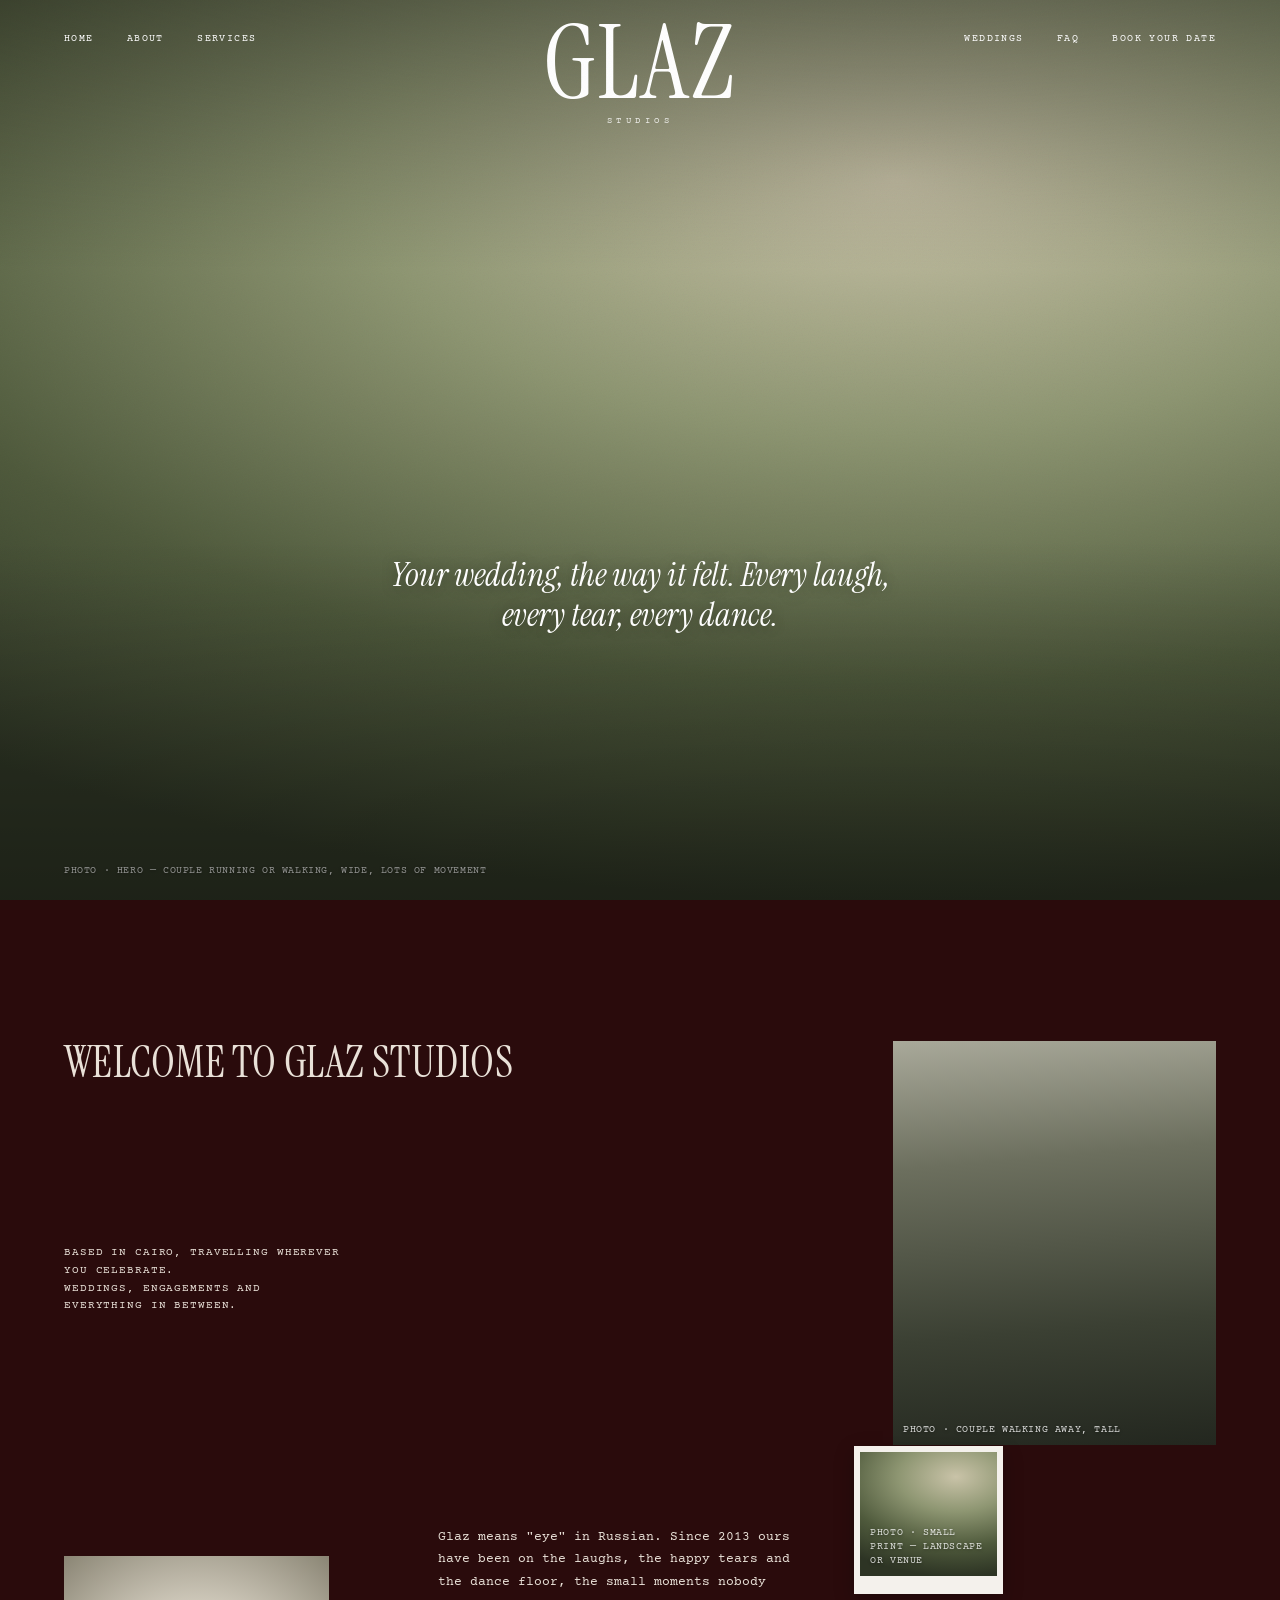
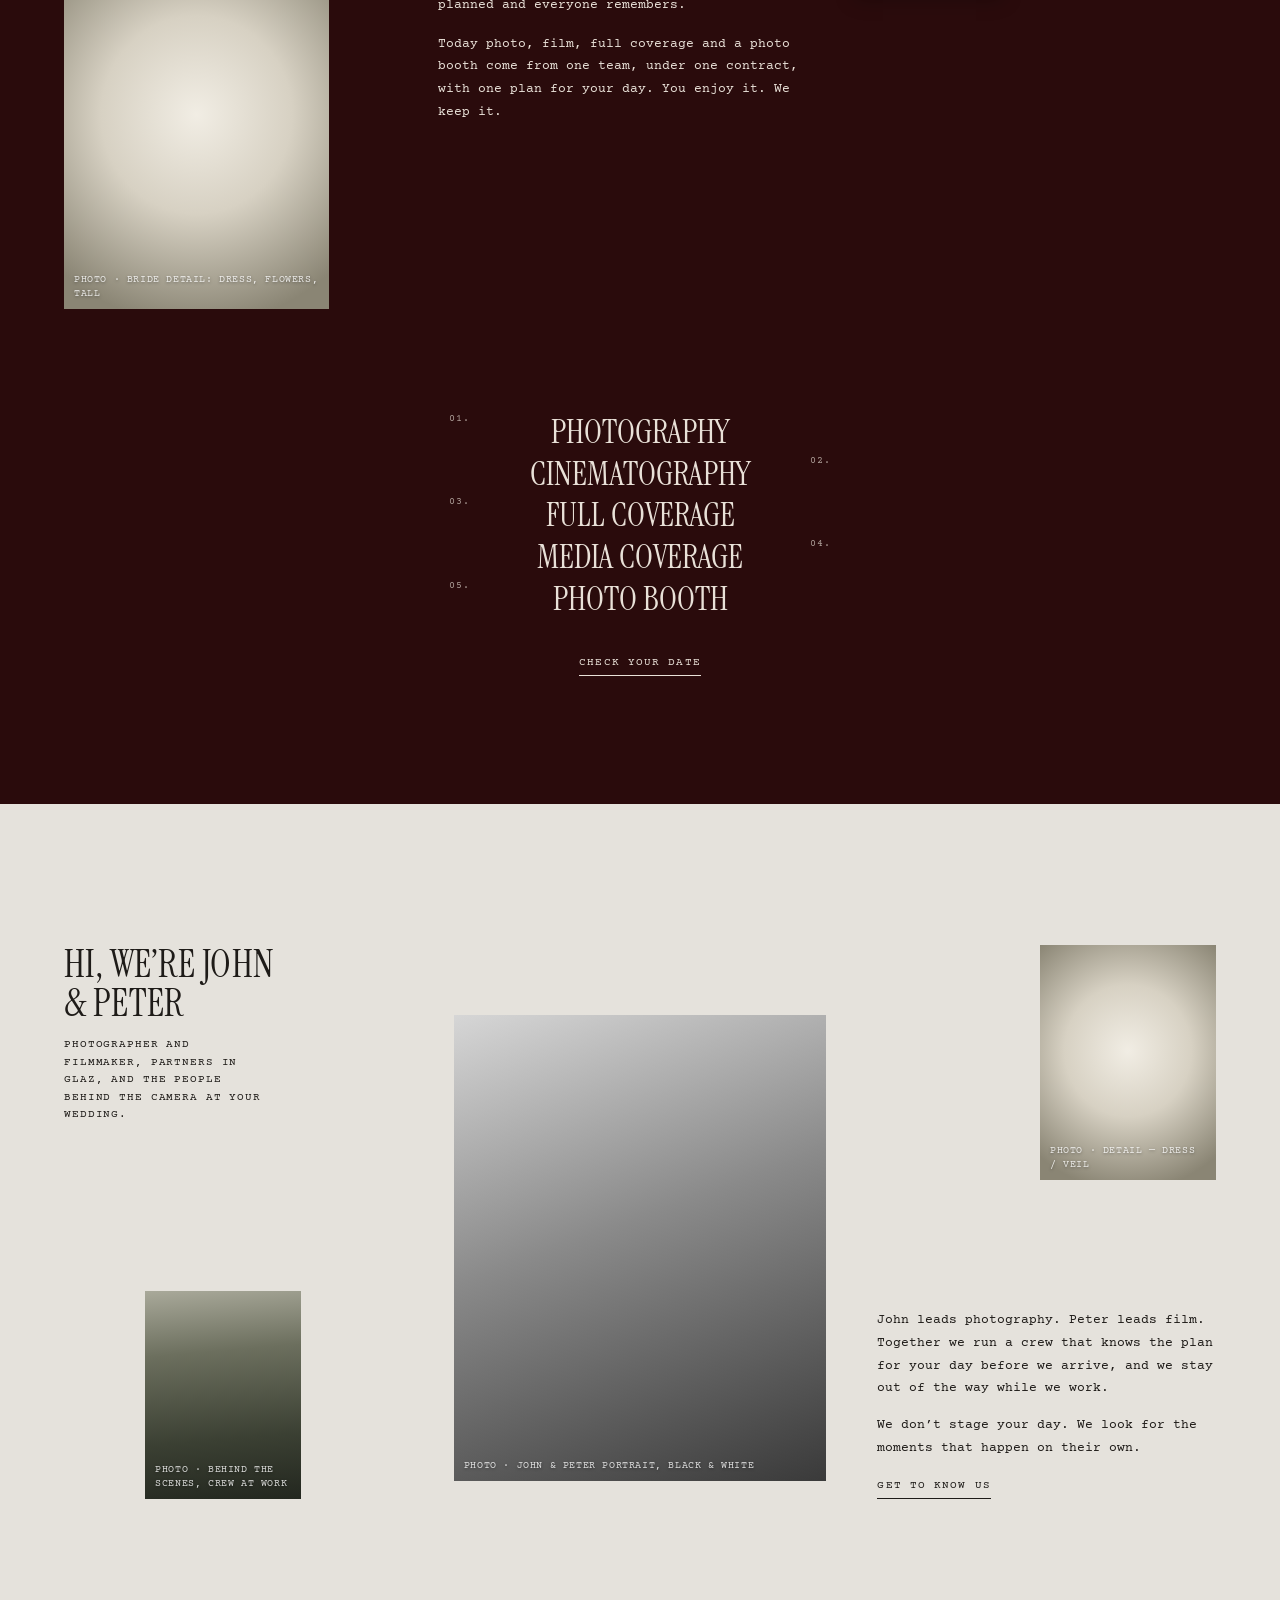
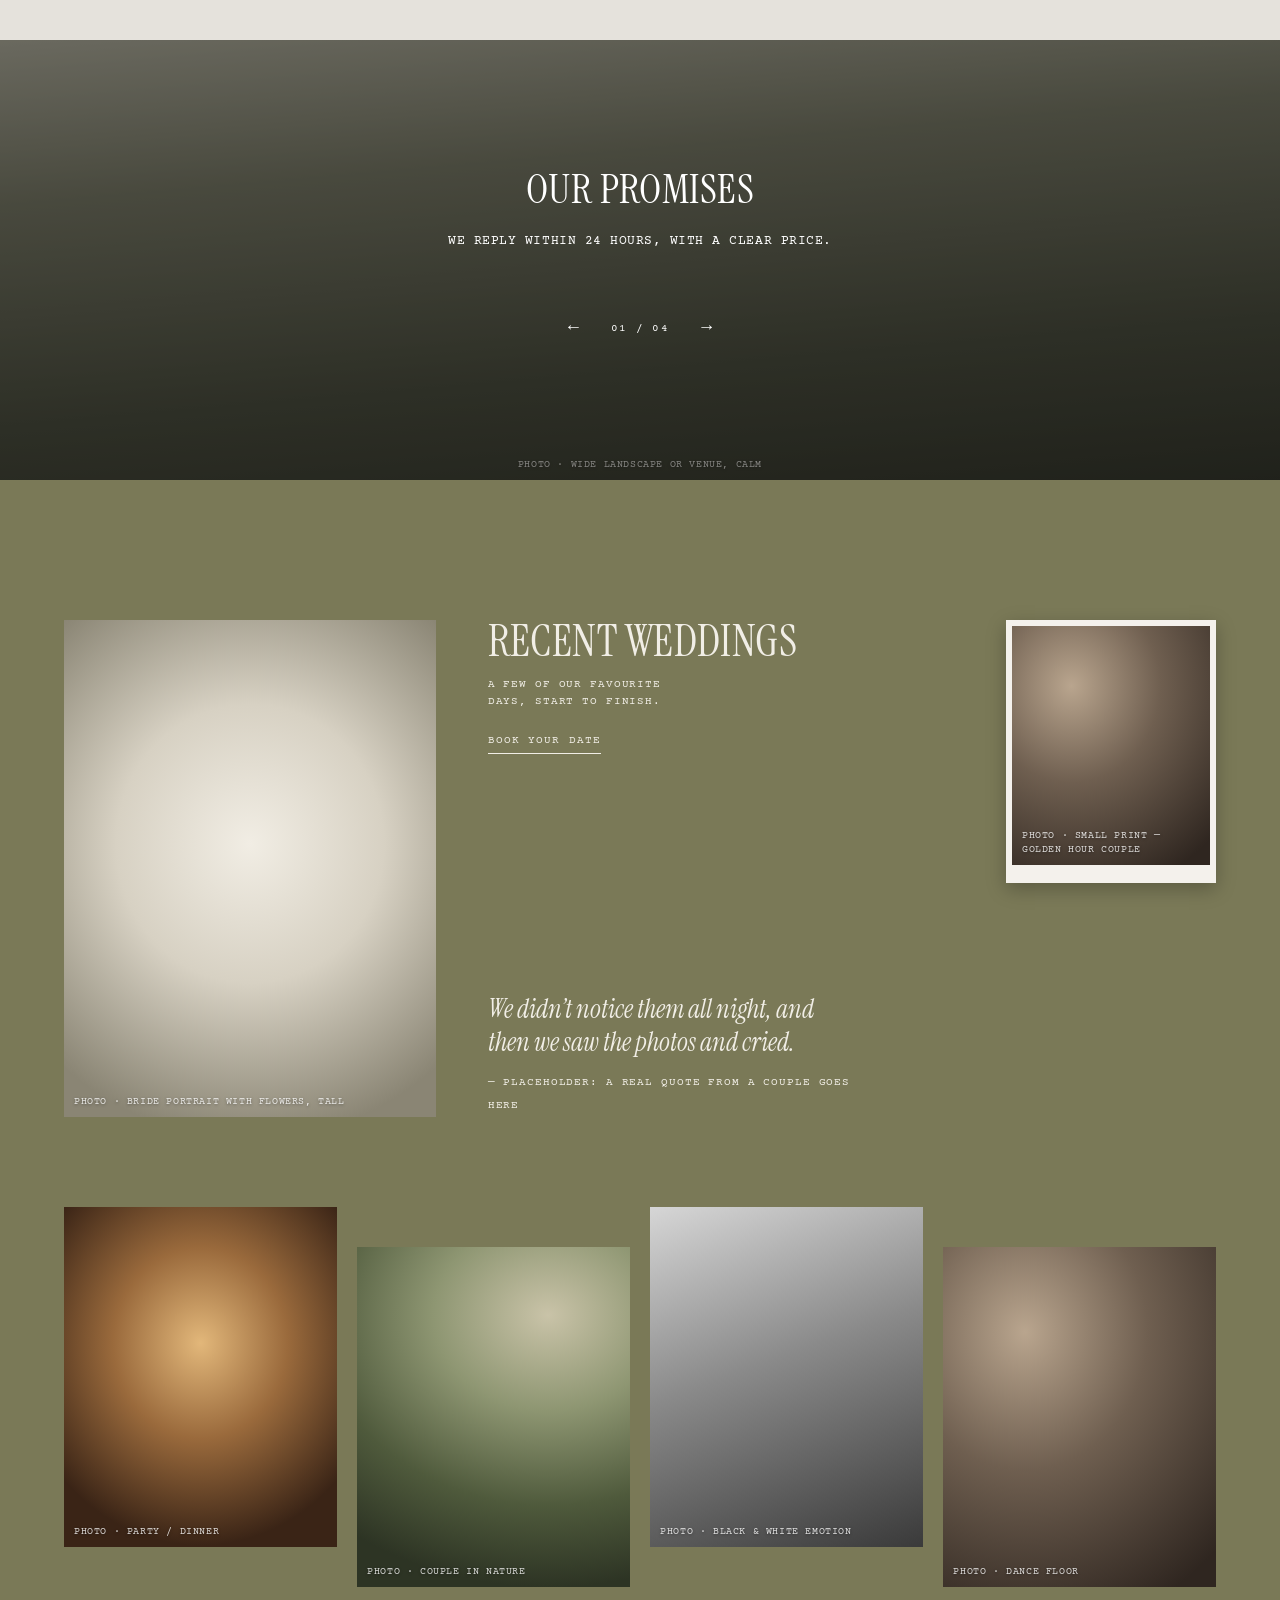
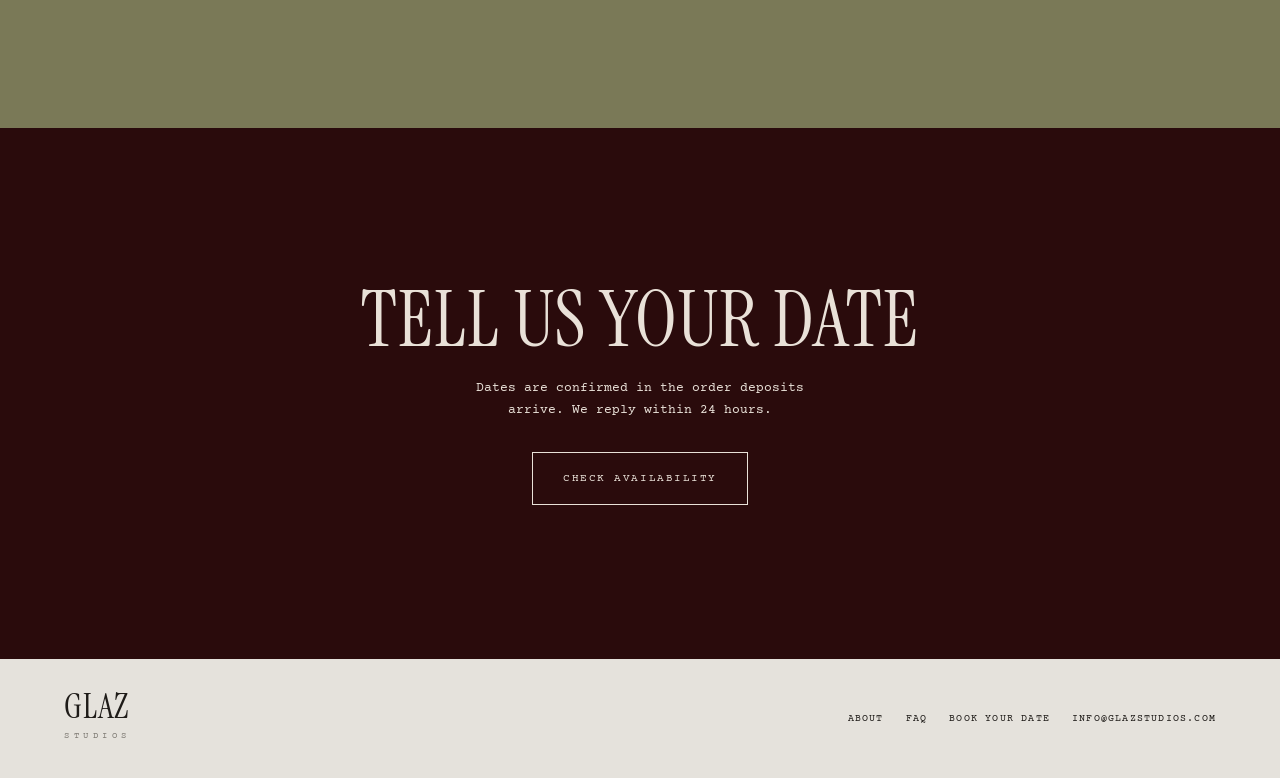
<file: home.html>
<!doctype html>
<html lang="en" dir="ltr">
<head>
<meta charset="utf-8">
<meta name="viewport" content="width=device-width, initial-scale=1">
<title>Glaz Studios — Wedding photography and films</title>
<meta name="description" content="Glaz Studios: wedding photography, cinematography, full coverage, media coverage and photo booth. Cairo and wherever you celebrate.">
<meta name="theme-color" content="#2A0B0C">
<link rel="preconnect" href="https://fonts.googleapis.com">
<link rel="preconnect" href="https://fonts.gstatic.com" crossorigin>
<link rel="stylesheet" href="https://fonts.googleapis.com/css2?family=Instrument+Serif:ital@0;1&family=Courier+Prime:wght@400;700&display=swap">
<style>
:root {
  --oxblood: #2A0B0C;
  --bone: #E5E2DC;
  --olive: #7A7957;
  --ink: #1E1B18;
  --stone: #6E6A63;
  --paper: #F4F1EC;
  --serif: 'Instrument Serif', 'Times New Roman', serif;
  --mono: 'Courier Prime', 'Courier New', monospace;
  --gutter: clamp(18px, 5vw, 80px);
}
* { box-sizing: border-box; }
[hidden] { display: none !important; }
html { scroll-behavior: smooth; }
@media (prefers-reduced-motion: reduce) { html { scroll-behavior: auto; } }
html, body { margin: 0; background: var(--bone); color: var(--ink); overflow-x: clip; }
body { font-family: var(--mono); font-size: 13px; line-height: 1.75; -webkit-font-smoothing: antialiased; }
/* film grain over everything */
body::after { content: ''; position: fixed; inset: 0; pointer-events: none; z-index: 100; opacity: .07; mix-blend-mode: multiply;
  background-image: url("data:image/svg+xml,%3Csvg xmlns='http://www.w3.org/2000/svg' width='160' height='160'%3E%3Cfilter id='n'%3E%3CfeTurbulence type='fractalNoise' baseFrequency='.85' numOctaves='3' stitchTiles='stitch'/%3E%3C/filter%3E%3Crect width='100%25' height='100%25' filter='url(%23n)'/%3E%3C/svg%3E"); }
a { color: inherit; }
img { display: block; width: 100%; height: 100%; object-fit: cover; }
h1, h2, h3 { font-family: var(--serif); font-weight: 400; margin: 0; text-transform: uppercase; letter-spacing: .01em; line-height: 1; }
:focus-visible { outline: 1px solid currentColor; outline-offset: 4px; }
.sr { position: absolute; width: 1px; height: 1px; overflow: hidden; clip-path: inset(50%); }
.kicker { text-transform: uppercase; letter-spacing: .08em; font-size: 11px; line-height: 1.6; }
.link { display: inline-block; text-transform: uppercase; letter-spacing: .1em; font-size: 11px; text-decoration: none; border-bottom: 1px solid currentColor; padding-bottom: 3px; }
.link:hover { opacity: .7; }

/* ---------- Photo slots (placeholder until a photo is added) ---------- */
.ph { position: relative; margin: 0; overflow: hidden; background: #8f8a7c; }
.ph .tag { position: absolute; left: 10px; bottom: 8px; right: 10px; font-family: var(--mono); font-size: 10px; letter-spacing: .06em;
  text-transform: uppercase; color: rgba(255,255,255,.82); text-shadow: 0 1px 3px rgba(0,0,0,.35); line-height: 1.4; }
.ph.has-img .tag { display: none; }
.ph[data-tone="field"] { background: radial-gradient(120% 80% at 70% 20%, #c9c3a8 0%, #8e9672 35%, #4f5a3c 70%, #2d3424 100%); }
.ph[data-tone="dress"] { background: radial-gradient(90% 70% at 50% 45%, #f1ede4 0%, #d7d1c3 40%, #8a8574 85%); }
.ph[data-tone="bw"] { background: linear-gradient(160deg, #d9d6d0 0%, #8d8a85 45%, #3c3a37 100%); filter: grayscale(1); }
.ph[data-tone="dusk"] { background: radial-gradient(100% 90% at 30% 25%, #b9a58e 0%, #6f5f50 45%, #2f2620 100%); }
.ph[data-tone="forest"] { background: linear-gradient(175deg, #a9a99a 0%, #6c6f5e 30%, #3b4033 70%, #23271f 100%); }
.ph[data-tone="candle"] { background: radial-gradient(80% 70% at 50% 40%, #e2b77a 0%, #9a6a3c 40%, #3a2416 85%); }
.ph.print { padding: 6px 6px 18px; background: #f4f1ec !important; box-shadow: 0 6px 18px rgba(0,0,0,.25); }
.ph.print > .inner { position: relative; width: 100%; height: 100%; overflow: hidden; }

/* ---------- Navigation ---------- */
.nav { position: absolute; inset: 0 0 auto; z-index: 10; display: grid; grid-template-columns: 1fr auto 1fr; align-items: start; padding: 22px var(--gutter); color: #fff; }
.nav ul { list-style: none; margin: 0; padding: 0; display: flex; gap: clamp(16px, 2.6vw, 40px); font-size: 10px; letter-spacing: .14em; text-transform: uppercase; padding-top: 8px; }
.nav ul:last-of-type { justify-content: flex-end; }
.nav a { text-decoration: none; }
.nav a:hover { opacity: .7; }
.brand { text-align: center; text-decoration: none; }
.brand b { display: block; font-family: var(--serif); font-weight: 400; font-size: clamp(54px, 8vw, 116px); line-height: .82; letter-spacing: .02em; }
.brand span { display: block; font-size: 9px; letter-spacing: .5em; margin-top: 8px; opacity: .85; }
.menu-btn { display: none; }
@media (max-width: 760px) {
  .nav { grid-template-columns: 1fr auto; align-items: center; }
  .nav ul { display: none; }
  .brand { text-align: left; } .brand b { font-size: 46px; }
  .menu-btn { display: block; justify-self: end; background: none; border: 0; color: inherit; font: inherit; font-size: 11px; letter-spacing: .14em; text-transform: uppercase; cursor: pointer; padding: 10px 0; }
  .nav.open { position: fixed; inset: 0; background: var(--oxblood); align-content: start; }
  .nav.open ul { display: flex; flex-direction: column; grid-column: 1 / -1; gap: 18px; font-family: var(--serif); font-size: 34px; letter-spacing: .02em; padding-top: 48px; }
  .nav.open ul:last-of-type { justify-content: flex-start; padding-top: 0; }
}

/* ---------- Hero ---------- */
.hero { position: relative; height: 100svh; min-height: 560px; color: #fff; }
.hero .ph { position: absolute; inset: 0; }
.hero::after { content: ''; position: absolute; inset: 0; background: linear-gradient(180deg, rgba(0,0,0,.35), rgba(0,0,0,0) 30%, rgba(0,0,0,0) 60%, rgba(0,0,0,.35)); pointer-events: none; }
.hero-line { position: absolute; z-index: 2; left: 50%; top: 58%; translate: -50% 0; width: min(560px, 86vw); text-align: center;
  font-family: var(--serif); font-style: italic; font-size: clamp(22px, 2.6vw, 34px); line-height: 1.2; text-shadow: 0 1px 14px rgba(0,0,0,.35); }
.hero .ph .tag { bottom: 22px; left: var(--gutter); right: auto; }

/* ---------- Welcome (oxblood) ---------- */
.welcome { background: var(--oxblood); color: #E9E1D8; padding: clamp(80px, 11vw, 150px) var(--gutter) clamp(80px, 10vw, 130px); }
.welcome-grid { display: grid; grid-template-columns: 1fr 1.25fr 1fr; gap: clamp(20px, 4vw, 64px); max-width: 1180px; margin: 0 auto; align-items: start; }
.welcome h2 { font-size: clamp(30px, 3.4vw, 48px); grid-column: 1 / 3; }
.welcome .lead { grid-column: 1 / 3; margin-top: -10px; max-width: 40ch; }
.welcome .p1 { grid-column: 1; grid-row: 3 / 5; aspect-ratio: 3 / 4; margin-top: 60px; width: 82%; }
.welcome .copy { grid-column: 2; grid-row: 3; max-width: 46ch; margin-top: 30px; }
.welcome .copy p { margin: 0 0 16px; }
.welcome .p2 { grid-column: 3; grid-row: 1 / 3; aspect-ratio: 4 / 5; }
.welcome .p3 { grid-column: 3; grid-row: 3; width: 46%; aspect-ratio: 1; margin: -50px 0 0 -12%; z-index: 1; }
.services { list-style: none; margin: clamp(60px, 8vw, 110px) auto 0; padding: 0; max-width: 520px; text-align: center; counter-reset: s; }
.services li { counter-increment: s; position: relative; font-family: var(--serif); font-size: clamp(24px, 2.6vw, 34px); text-transform: uppercase; line-height: 1.25; }
.services li::before { content: '0' counter(s) '.'; position: absolute; font-family: var(--mono); font-size: 10px; letter-spacing: .1em; top: 2px; opacity: .7; }
.services li:nth-child(odd)::before { right: calc(100% - 90px); } .services li:nth-child(even)::before { left: calc(100% - 90px); }
.services + .link { display: table; margin: 34px auto 0; }
@media (max-width: 860px) {
  .welcome-grid { grid-template-columns: 1fr 1fr; }
  .welcome h2, .welcome .lead { grid-column: 1 / -1; grid-row: auto; }
  .welcome .p1 { grid-column: 1; grid-row: 3; width: 100%; margin-top: 0; }
  .welcome .p2 { grid-column: 2; grid-row: 3; margin-top: 40px; }
  .welcome .copy { grid-column: 1 / -1; grid-row: 4; margin-top: 10px; }
  .welcome .p3 { display: none; }
  .services li::before { display: none; }
}

/* ---------- About (bone) ---------- */
.about { background: var(--bone); padding: clamp(80px, 11vw, 150px) var(--gutter); }
.about-grid { display: grid; grid-template-columns: 1fr 1.1fr 1fr; gap: clamp(20px, 4vw, 60px); max-width: 1180px; margin: 0 auto; align-items: start; }
.about h2 { font-size: clamp(28px, 3vw, 42px); }
.about .intro { grid-column: 1; }
.about .intro .kicker { margin-top: 14px; max-width: 30ch; }
.about .main { grid-column: 2; grid-row: 1 / 3; aspect-ratio: 4 / 5; margin-top: 70px; }
.about .side1 { grid-column: 3; grid-row: 1; width: 52%; aspect-ratio: 3 / 4; justify-self: end; }
.about .side2 { grid-column: 1; grid-row: 2; width: 46%; aspect-ratio: 3 / 4; margin: 60px 0 0 24%; }
.about .copy { grid-column: 3; grid-row: 2; align-self: end; }
.about .copy p { margin: 0 0 14px; }
@media (max-width: 860px) {
  .about-grid { grid-template-columns: 1fr 1fr; }
  .about .intro, .about .copy { grid-column: 1 / -1; grid-row: auto; }
  .about .main { grid-column: 1 / -1; grid-row: auto; margin-top: 0; }
  .about .side1, .about .side2 { display: none; }
}

/* ---------- Promises (photo band) ---------- */
.promises { position: relative; color: #fff; text-align: center; min-height: 440px; display: grid; place-items: center; padding: 90px var(--gutter); }
.promises > .ph { position: absolute; inset: 0; }
.promises::after { content: ''; position: absolute; inset: 0; background: rgba(30,27,24,.45); }
.promises .in { position: relative; z-index: 1; max-width: 560px; }
.promises h2 { font-size: clamp(30px, 3.2vw, 44px); margin-bottom: 20px; }
.promises .slide { min-height: 4.5em; font-size: 13px; letter-spacing: .04em; text-transform: uppercase; }
.promises .ctl { display: flex; justify-content: center; align-items: center; gap: 22px; margin-top: 18px; font-size: 11px; letter-spacing: .12em; }
.promises button { background: none; border: 0; color: inherit; cursor: pointer; font: inherit; font-size: 18px; padding: 6px 10px; }

/* ---------- Recent weddings (olive) ---------- */
.archive { background: var(--olive); color: #F1EEE6; padding: clamp(80px, 11vw, 150px) var(--gutter); }
.archive-grid { display: grid; grid-template-columns: 1.1fr 1fr 1fr; gap: clamp(20px, 4vw, 60px); max-width: 1180px; margin: 0 auto; align-items: start; }
.archive .big { grid-row: 1 / 3; aspect-ratio: 3 / 4; }
.archive .head h2 { font-size: clamp(30px, 3.4vw, 46px); }
.archive .head .kicker { margin: 12px 0 18px; max-width: 30ch; }
.archive .small { grid-column: 3; grid-row: 1; width: 62%; aspect-ratio: 4 / 5; justify-self: end; }
.archive .quote { grid-column: 2 / 4; grid-row: 2; align-self: end; max-width: 46ch; }
.archive .quote p { font-family: var(--serif); font-style: italic; font-size: clamp(20px, 2vw, 28px); line-height: 1.3; margin: 0 0 12px; }
.strip { display: grid; grid-template-columns: repeat(4, 1fr); gap: clamp(10px, 1.6vw, 22px); max-width: 1180px; margin: clamp(50px, 7vw, 90px) auto 0; }
.strip .ph { aspect-ratio: 4 / 5; }
.strip .ph:nth-child(even) { margin-top: 40px; }
@media (max-width: 860px) {
  .archive-grid { grid-template-columns: 1fr; }
  .archive .big, .archive .small, .archive .quote { grid-column: auto; grid-row: auto; width: 100%; }
  .archive .small { display: none; }
  .strip { grid-template-columns: 1fr 1fr; }
  .strip .ph:nth-child(even) { margin-top: 0; }
}

/* ---------- Closing + footer ---------- */
.closing { background: var(--oxblood); color: #E9E1D8; text-align: center; padding: clamp(90px, 12vw, 160px) var(--gutter); }
.closing h2 { font-size: clamp(40px, 6vw, 86px); margin-bottom: 18px; }
.closing p { margin: 0 auto 30px; max-width: 42ch; }
.btn { display: inline-block; text-decoration: none; text-transform: uppercase; letter-spacing: .14em; font-size: 11px; padding: 16px 30px; border: 1px solid currentColor; }
.btn:hover { background: #E9E1D8; color: var(--oxblood); }
.foot { background: var(--bone); padding: 34px var(--gutter); display: flex; flex-wrap: wrap; gap: 14px 28px; justify-content: space-between; align-items: center; font-size: 10px; letter-spacing: .12em; text-transform: uppercase; }
.foot .brand b { font-size: 34px; color: var(--ink); }
.foot .brand span { color: var(--stone); }
.foot nav { display: flex; gap: 22px; flex-wrap: wrap; }
.foot a { text-decoration: none; }
</style>
</head>
<body>

<header class="nav" id="nav">
  <ul>
    <li><a href="/">Home</a></li>
    <li><a href="/about">About</a></li>
    <li><a href="#services">Services</a></li>
  </ul>
  <a class="brand" href="/" aria-label="Glaz Studios home"><b>GLAZ</b><span>STUDIOS</span></a>
  <button class="menu-btn" id="menu-btn" aria-expanded="false">Menu</button>
  <ul>
    <li><a href="#work">Weddings</a></li>
    <li><a href="/faq">FAQ</a></li>
    <li><a href="/book">Book your date</a></li>
  </ul>
</header>

<main>
  <section class="hero" aria-label="Glaz Studios">
    <figure class="ph" data-slot="hero" data-tone="field"></figure>
    <p class="hero-line">Your wedding, the way it felt. Every laugh, every tear, every dance.</p>
  </section>

  <section class="welcome" id="services" aria-labelledby="welcome-h">
    <div class="welcome-grid">
      <h2 id="welcome-h">Welcome to Glaz Studios</h2>
      <p class="lead kicker">Based in Cairo, travelling wherever you celebrate.<br>Weddings, engagements and everything in between.</p>
      <figure class="ph p2" data-slot="welcome_right" data-tone="forest"></figure>
      <figure class="ph p1" data-slot="welcome_left" data-tone="dress"></figure>
      <div class="copy">
        <p>Glaz means "eye" in Russian. Since 2013 ours have been on the laughs, the happy tears and the dance floor, the small moments nobody planned and everyone remembers.</p>
        <p>Today photo, film, full coverage and a photo booth come from one team, under one contract, with one plan for your day. You enjoy it. We keep it.</p>
      </div>
      <figure class="ph print p3" data-slot="welcome_print" data-tone="field"></figure>
    </div>
    <ul class="services">
      <li>Photography</li>
      <li>Cinematography</li>
      <li>Full Coverage</li>
      <li>Media Coverage</li>
      <li>Photo Booth</li>
    </ul>
    <a class="link" href="/book">Check your date</a>
  </section>

  <section class="about" aria-labelledby="about-h">
    <div class="about-grid">
      <div class="intro">
        <h2 id="about-h">Hi, we’re John<br>&amp; Peter</h2>
        <p class="kicker">Photographer and filmmaker, partners in Glaz, and the people behind the camera at your wedding.</p>
      </div>
      <figure class="ph main" data-slot="about_main" data-tone="bw"></figure>
      <figure class="ph side1" data-slot="about_side1" data-tone="dress"></figure>
      <figure class="ph side2" data-slot="about_side2" data-tone="forest"></figure>
      <div class="copy">
        <p>John leads photography. Peter leads film. Together we run a crew that knows the plan for your day before we arrive, and we stay out of the way while we work.</p>
        <p>We don’t stage your day. We look for the moments that happen on their own.</p>
        <a class="link" href="/about">Get to know us</a>
      </div>
    </div>
  </section>

  <section class="promises" aria-labelledby="prom-h">
    <figure class="ph" data-slot="promises_bg" data-tone="forest"></figure>
    <div class="in">
      <h2 id="prom-h">Our promises</h2>
      <div class="slide" id="slide" aria-live="polite"></div>
      <div class="ctl"><button id="prev" aria-label="Previous">←</button><span id="count"></span><button id="next" aria-label="Next">→</button></div>
    </div>
  </section>

  <section class="archive" id="work" aria-labelledby="arch-h">
    <div class="archive-grid">
      <figure class="ph big" data-slot="archive_big" data-tone="dress"></figure>
      <div class="head">
        <h2 id="arch-h">Recent weddings</h2>
        <p class="kicker">A few of our favourite days, start to finish.</p>
        <a class="link" href="/book">Book your date</a>
      </div>
      <figure class="ph small print" data-slot="archive_print" data-tone="dusk"></figure>
      <div class="quote">
        <p>We didn’t notice them all night, and then we saw the photos and cried.</p>
        <span class="kicker">— Placeholder: a real quote from a couple goes here</span>
      </div>
    </div>
    <div class="strip">
      <figure class="ph" data-slot="strip1" data-tone="candle"></figure>
      <figure class="ph" data-slot="strip2" data-tone="field"></figure>
      <figure class="ph" data-slot="strip3" data-tone="bw"></figure>
      <figure class="ph" data-slot="strip4" data-tone="dusk"></figure>
    </div>
  </section>

  <section class="closing" aria-labelledby="close-h">
    <h2 id="close-h">Tell us your date</h2>
    <p>Dates are confirmed in the order deposits arrive. We reply within 24 hours.</p>
    <a class="btn" href="/book">Check availability</a>
  </section>
</main>

<footer class="foot">
  <a class="brand" href="/" aria-label="Glaz Studios home"><b>GLAZ</b><span>STUDIOS</span></a>
  <nav aria-label="Footer"><a href="/about">About</a><a href="/faq">FAQ</a><a href="/book">Book your date</a><a href="mailto:info@glazstudios.com">info@glazstudios.com</a></nav>
</footer>

<script>
// =====================================================================
// PHOTOS — put your photo paths here (e.g. 'media/hero.jpg').
// Empty = a placeholder box that says which photo goes there.
// =====================================================================
const PHOTOS = {
  hero:            { src: '', note: 'Hero — couple running or walking, wide, lots of movement' },
  welcome_right:   { src: '', note: 'Couple walking away, tall' },
  welcome_left:    { src: '', note: 'Bride detail: dress, flowers, tall' },
  welcome_print:   { src: '', note: 'Small print — landscape or venue' },
  about_main:      { src: '', note: 'John & Peter portrait, black & white' },
  about_side1:     { src: '', note: 'Detail — dress / veil' },
  about_side2:     { src: '', note: 'Behind the scenes, crew at work' },
  promises_bg:     { src: '', note: 'Wide landscape or venue, calm' },
  archive_big:     { src: '', note: 'Bride portrait with flowers, tall' },
  archive_print:   { src: '', note: 'Small print — golden hour couple' },
  strip1:          { src: '', note: 'Party / dinner' },
  strip2:          { src: '', note: 'Couple in nature' },
  strip3:          { src: '', note: 'Black & white emotion' },
  strip4:          { src: '', note: 'Dance floor' },
};
const PROMISES = [
  'We reply within 24 hours, with a clear price.',
  'Your highlight in 5 days. Everything else in 25.',
  'One team and one contract: photo, film, full coverage and photo booth.',
  'Your crew knows the plan before we arrive. You never have to direct anyone.',
];

document.querySelectorAll('.ph[data-slot]').forEach((fig) => {
  const p = PHOTOS[fig.dataset.slot] || {};
  const host = fig.classList.contains('print') ? Object.assign(document.createElement('div'), { className: 'inner' }) : fig;
  if (host !== fig) { host.dataset.tone = fig.dataset.tone; host.classList.add('ph'); fig.append(host); }
  if (p.src) {
    const img = new Image(); img.src = p.src; img.alt = p.note || ''; img.loading = fig.dataset.slot === 'hero' ? 'eager' : 'lazy';
    host.append(img); fig.classList.add('has-img'); host.classList.add('has-img');
  } else {
    const tag = document.createElement('span'); tag.className = 'tag'; tag.textContent = 'Photo · ' + (p.note || fig.dataset.slot);
    host.append(tag);
  }
});

let at = 0;
const slide = document.getElementById('slide'), count = document.getElementById('count');
const show = () => { slide.textContent = PROMISES[at]; count.textContent = `${String(at + 1).padStart(2, '0')} / ${String(PROMISES.length).padStart(2, '0')}`; };
document.getElementById('prev').onclick = () => { at = (at - 1 + PROMISES.length) % PROMISES.length; show(); };
document.getElementById('next').onclick = () => { at = (at + 1) % PROMISES.length; show(); };
show();

const nav = document.getElementById('nav'), btn = document.getElementById('menu-btn');
btn.onclick = () => { const o = nav.classList.toggle('open'); btn.setAttribute('aria-expanded', o); btn.textContent = o ? 'Close' : 'Menu'; document.body.style.overflow = o ? 'hidden' : ''; };
nav.addEventListener('click', (e) => { if (e.target.closest('ul a') && nav.classList.contains('open')) btn.click(); });
</script>
</body>
</html>
</file>
<file: glaz.css>
/* Glaz Studios — shared look for every page: colours, top bar, phone menu, page curtain, Instagram and footer */
:root {
  color-scheme: dark;
  --bg: #000; --panel: #0C0C0B; --text: #D8D2C7; --bright: #F1EBDF; --muted: #8A847B; --warm: #E8DCC2; --line: rgba(216,210,199,.14); --bad: #E0705F;
  --title: 'Cormorant Garamond', Georgia, serif; --cond: 'Barlow Condensed', 'Arial Narrow', sans-serif; --sans: 'Barlow', system-ui, sans-serif; --mark: 'Bodoni Moda', Didot, 'Bodoni 72', serif;
  --gut: clamp(18px, 4vw, 64px); --ease: cubic-bezier(.16, 1, .3, 1); --wipe: cubic-bezier(.77, 0, .18, 1);
}
* { box-sizing: border-box; }
html { background: var(--bg); -webkit-text-size-adjust: 100%; overflow-x: clip; }
body { margin: 0; background: var(--bg); color: var(--text); font: 300 17px/1.65 var(--sans); overflow-x: clip; -webkit-font-smoothing: antialiased; }
img, video { display: block; max-width: 100%; }
a { color: inherit; } h1, h2, h3, h4 { font-weight: 400; margin: 0; } p, ol, ul { margin: 0; }
button { font: inherit; color: inherit; }
:focus-visible { outline: 1px solid var(--warm); outline-offset: 4px; }
.grain { position: fixed; inset: -50%; z-index: 90; pointer-events: none; opacity: .06; background: url("data:image/svg+xml,%3Csvg xmlns='http://www.w3.org/2000/svg' width='220' height='220'%3E%3Cfilter id='n'%3E%3CfeTurbulence type='fractalNoise' baseFrequency='.85' numOctaves='2' stitchTiles='stitch'/%3E%3C/filter%3E%3Crect width='100%25' height='100%25' filter='url(%23n)'/%3E%3C/svg%3E"); animation: grain 1s steps(4) infinite; }
@keyframes grain { 0% { transform: translate(0, 0); } 25% { transform: translate(-3%, 2%); } 50% { transform: translate(2%, -3%); } 75% { transform: translate(-2%, -1%); } }
.kick { display: flex; align-items: center; gap: 14px; font: 500 12px/1.3 var(--cond); letter-spacing: .32em; text-transform: uppercase; color: var(--muted); }
.kick .ch { color: var(--warm); letter-spacing: .12em; }
.kick .ch::after { content: ''; display: inline-block; width: 34px; height: 1px; background: currentColor; opacity: .5; vertical-align: middle; margin-left: 14px; }
.cta { display: inline-flex; align-items: center; gap: 14px; text-decoration: none; font: 500 13px/1 var(--cond); letter-spacing: .28em; color: #000; background: var(--bright); padding: 18px 26px; border-radius: 999px; transition: background .35s, gap .35s var(--ease), color .35s; white-space: nowrap; border: 0; cursor: pointer; }
.cta::after { content: '→'; font: 400 16px/1 var(--sans); letter-spacing: 0; }
.cta:hover { background: var(--warm); gap: 22px; }
.cta.ghost { background: transparent; color: var(--bright); border: 1px solid rgba(241,235,223,.4); }
.cta.ghost:hover { background: var(--bright); color: #000; }
.cta.out::after { content: '↗'; }
.js [data-reveal] { opacity: 0; transform: translateY(30px); transition: opacity 1.1s var(--ease), transform 1.3s var(--ease); transition-delay: var(--d, 0s); }
.js [data-reveal].in { opacity: 1; transform: none; }

/* curtain between pages */
#curtain { position: fixed; inset: 0; z-index: 130; background: #000; display: grid; place-items: center; pointer-events: none; transform: translateY(100%); }
#curtain img { width: 44px; opacity: 0; transition: opacity .4s ease .2s; }
.leaving #curtain { transform: none; transition: transform .7s var(--wipe); pointer-events: auto; } .leaving #curtain img { opacity: 1; }
.arrive #curtain { transform: none; } .arrive #curtain img { opacity: 1; transition: none; }
.arrived #curtain { transform: translateY(-100%); transition: transform 1s var(--wipe) .1s; } .arrived #curtain img { opacity: 0; transition: opacity .3s; }

/* top bar */
.nav { position: fixed; top: 0; left: 0; right: 0; z-index: 60; display: flex; align-items: center; justify-content: space-between; gap: 20px; padding: calc(22px + env(safe-area-inset-top)) var(--gut) 22px; transition: transform .6s var(--ease), background .4s, padding .4s, border-color .4s; border-bottom: 1px solid transparent; }
.nav.solid { background: rgba(0,0,0,.72); -webkit-backdrop-filter: blur(16px); backdrop-filter: blur(16px); padding-top: calc(14px + env(safe-area-inset-top)); padding-bottom: 14px; border-color: var(--line); }
.nav.hide { transform: translateY(-101%); }
.logo { font: 400 19px/1 var(--mark); letter-spacing: .3em; margin-right: -.3em; text-decoration: none; color: var(--bright); white-space: nowrap; position: relative; z-index: 2; }
.links { display: flex; align-items: center; gap: clamp(22px, 2.8vw, 44px); }
.links a { font: 500 13px/1 var(--cond); letter-spacing: .26em; text-decoration: none; color: rgba(241,235,223,.78); position: relative; padding: 6px 0; transition: color .3s; }
.links a::after { content: ''; position: absolute; left: 0; right: 0; bottom: 0; height: 1px; background: currentColor; transform: scaleX(0); transform-origin: right; transition: transform .5s var(--ease); }
.links a:hover, .links a[aria-current="page"] { color: var(--bright); }
.links a:hover::after, .links a[aria-current="page"]::after { transform: scaleX(1); transform-origin: left; }
.links a.book { border: 1px solid rgba(241,235,223,.45); padding: 11px 20px; border-radius: 999px; color: var(--bright); transition: background .35s, color .35s; }
.links a.book::after { display: none; }
.links a.book:hover, .links a.book[aria-current="page"] { background: var(--bright); color: #000; }
.menu { display: none; position: relative; z-index: 2; background: none; border: 0; padding: 10px 0; cursor: pointer; align-items: center; gap: 12px; font: 500 12px/1 var(--cond); letter-spacing: .28em; color: var(--bright); }
.menu i { width: 26px; height: 10px; position: relative; display: inline-block; }
.menu i::before, .menu i::after { content: ''; position: absolute; left: 0; right: 0; height: 1px; background: currentColor; transition: transform .5s var(--ease), top .5s var(--ease); }
.menu i::before { top: 1px; } .menu i::after { top: 8px; }
.open .menu i::before { top: 5px; transform: rotate(45deg); } .open .menu i::after { top: 5px; transform: rotate(-45deg); }
.sheet { display: none; }

/* Instagram, at the bottom of every page */
.ig { position: relative; z-index: 2; background: var(--bg); padding: clamp(80px, 11vw, 150px) 0 clamp(50px, 6vw, 80px); border-top: 1px solid var(--line); }
.ig-head { display: flex; justify-content: space-between; align-items: flex-end; gap: 22px 40px; flex-wrap: wrap; padding: 0 var(--gut); margin-bottom: clamp(30px, 4vw, 54px); }
.ig-head h2 { font: 300 clamp(44px, 6.4vw, 104px)/1 var(--title); letter-spacing: -.015em; color: var(--bright); margin-top: 18px; }
.ig-head h2 a { text-decoration: none; transition: color .3s; } .ig-head h2 a:hover { color: var(--warm); }
.ig-grid { display: grid; grid-template-columns: repeat(6, 1fr); gap: 4px; }
.ig-grid a { position: relative; aspect-ratio: 1; overflow: hidden; background: var(--panel); display: block; }
.ig-grid img { width: 100%; height: 100%; object-fit: cover; object-position: 50% 30%; transition: transform 1.4s var(--ease), opacity .5s; }
.ig-grid a::after { content: ''; position: absolute; inset: 0; background: rgba(0,0,0,0); transition: background .4s; }
.ig-grid svg { position: absolute; left: 50%; top: 50%; width: 30px; height: 30px; margin: -15px 0 0 -15px; z-index: 1; opacity: 0; transform: scale(.8); transition: opacity .4s, transform .5s var(--ease); fill: none; stroke: #fff; stroke-width: 1.6; }
.ig-grid a:hover img { transform: scale(1.06); } .ig-grid a:hover::after { background: rgba(0,0,0,.4); } .ig-grid a:hover svg { opacity: 1; transform: none; }

/* footer */
.foot { position: relative; z-index: 2; background: var(--bg); padding: clamp(40px, 6vw, 80px) var(--gut) calc(26px + env(safe-area-inset-bottom)); }
.fw { font: 400 clamp(40px, 10.6vw, 200px)/.9 var(--mark); letter-spacing: .04em; white-space: nowrap; text-align: center; color: var(--bright); overflow: hidden; }
.fl { display: flex; justify-content: space-between; align-items: center; gap: 18px 30px; flex-wrap: wrap; margin-top: clamp(36px, 5vw, 70px); padding-top: 24px; border-top: 1px solid var(--line); font: 500 12px/1.4 var(--cond); letter-spacing: .24em; color: var(--muted); }
.fl nav { display: flex; gap: 14px 28px; flex-wrap: wrap; }
.fl a { text-decoration: none; transition: color .3s; } .fl a:hover { color: var(--bright); }

@media (max-width: 860px) {
  body { font-size: 16px; }
  .logo { font-size: 16px; letter-spacing: .26em; }
  .links { display: none; }
  .menu { display: inline-flex; }
  .sheet { display: flex; position: fixed; inset: 0; z-index: 1; flex-direction: column; padding: calc(110px + env(safe-area-inset-top)) var(--gut) calc(30px + env(safe-area-inset-bottom)); background: #000; clip-path: inset(0 0 100% 0); transition: clip-path .8s var(--wipe); visibility: hidden; }
  .sheet .bgp { position: absolute; inset: 0; background: url("media/work/gal-17.jpg") 50% 30% / cover; opacity: .2; transform: scale(1.15); transition: transform 2.4s var(--ease); }
  .sheet::after { content: ''; position: absolute; inset: 0; background: linear-gradient(180deg, #000 0%, rgba(0,0,0,.5) 40%, #000 100%); }
  .sheet > *:not(.bgp) { position: relative; z-index: 1; }
  .open .sheet { clip-path: inset(0 0 0 0); visibility: visible; }
  .open .sheet .bgp { transform: none; }
  .sheet ol { list-style: none; padding: 0; margin: 0; display: grid; }
  .sheet li { border-bottom: 1px solid var(--line); overflow: hidden; }
  .sheet li a { display: flex; align-items: baseline; gap: 18px; padding: 16px 0 14px; text-decoration: none; color: var(--bright); font: 300 50px/1 var(--title); transform: translateY(110%); transition: transform .9s var(--ease); }
  .sheet li a[aria-current="page"] { font-style: italic; }
  .sheet li a small { font: 500 11px/1 var(--cond); letter-spacing: .2em; color: var(--warm); }
  .sheet li a em { margin-left: auto; font: 400 20px/1 var(--sans); font-style: normal; color: var(--muted); }
  .open .sheet li a { transform: none; }
  .open .sheet li:nth-child(1) a { transition-delay: .25s; } .open .sheet li:nth-child(2) a { transition-delay: .32s; } .open .sheet li:nth-child(3) a { transition-delay: .39s; }
  .sheet .cta { margin-top: auto; justify-content: center; opacity: 0; transform: translateY(16px); transition: opacity .6s ease .5s, transform .8s var(--ease) .5s, background .35s; }
  .sheet .sm { display: flex; justify-content: space-between; gap: 12px; margin-top: 22px; font: 500 11px/1.4 var(--cond); letter-spacing: .2em; color: var(--muted); opacity: 0; transition: opacity .6s ease .6s; }
  .sheet .sm a { text-decoration: none; }
  .open .sheet .cta, .open .sheet .sm { opacity: 1; transform: none; }
  .nav.open { transform: none; background: transparent; border-color: transparent; -webkit-backdrop-filter: none; backdrop-filter: none; }
  .ig-grid { grid-template-columns: repeat(3, 1fr); gap: 3px; }
  .ig-grid svg { opacity: .9; transform: none; width: 22px; height: 22px; margin: -11px 0 0 -11px; }
  .ig-grid a::after { background: rgba(0,0,0,.18); }
  .ig-head .cta { width: 100%; justify-content: center; }
  .fl { flex-direction: column; align-items: flex-start; }
}
@media (prefers-reduced-motion: reduce) {
  .grain { animation: none; }
  .js [data-reveal] { opacity: 1; transform: none; transition: none; }
}
</file>
